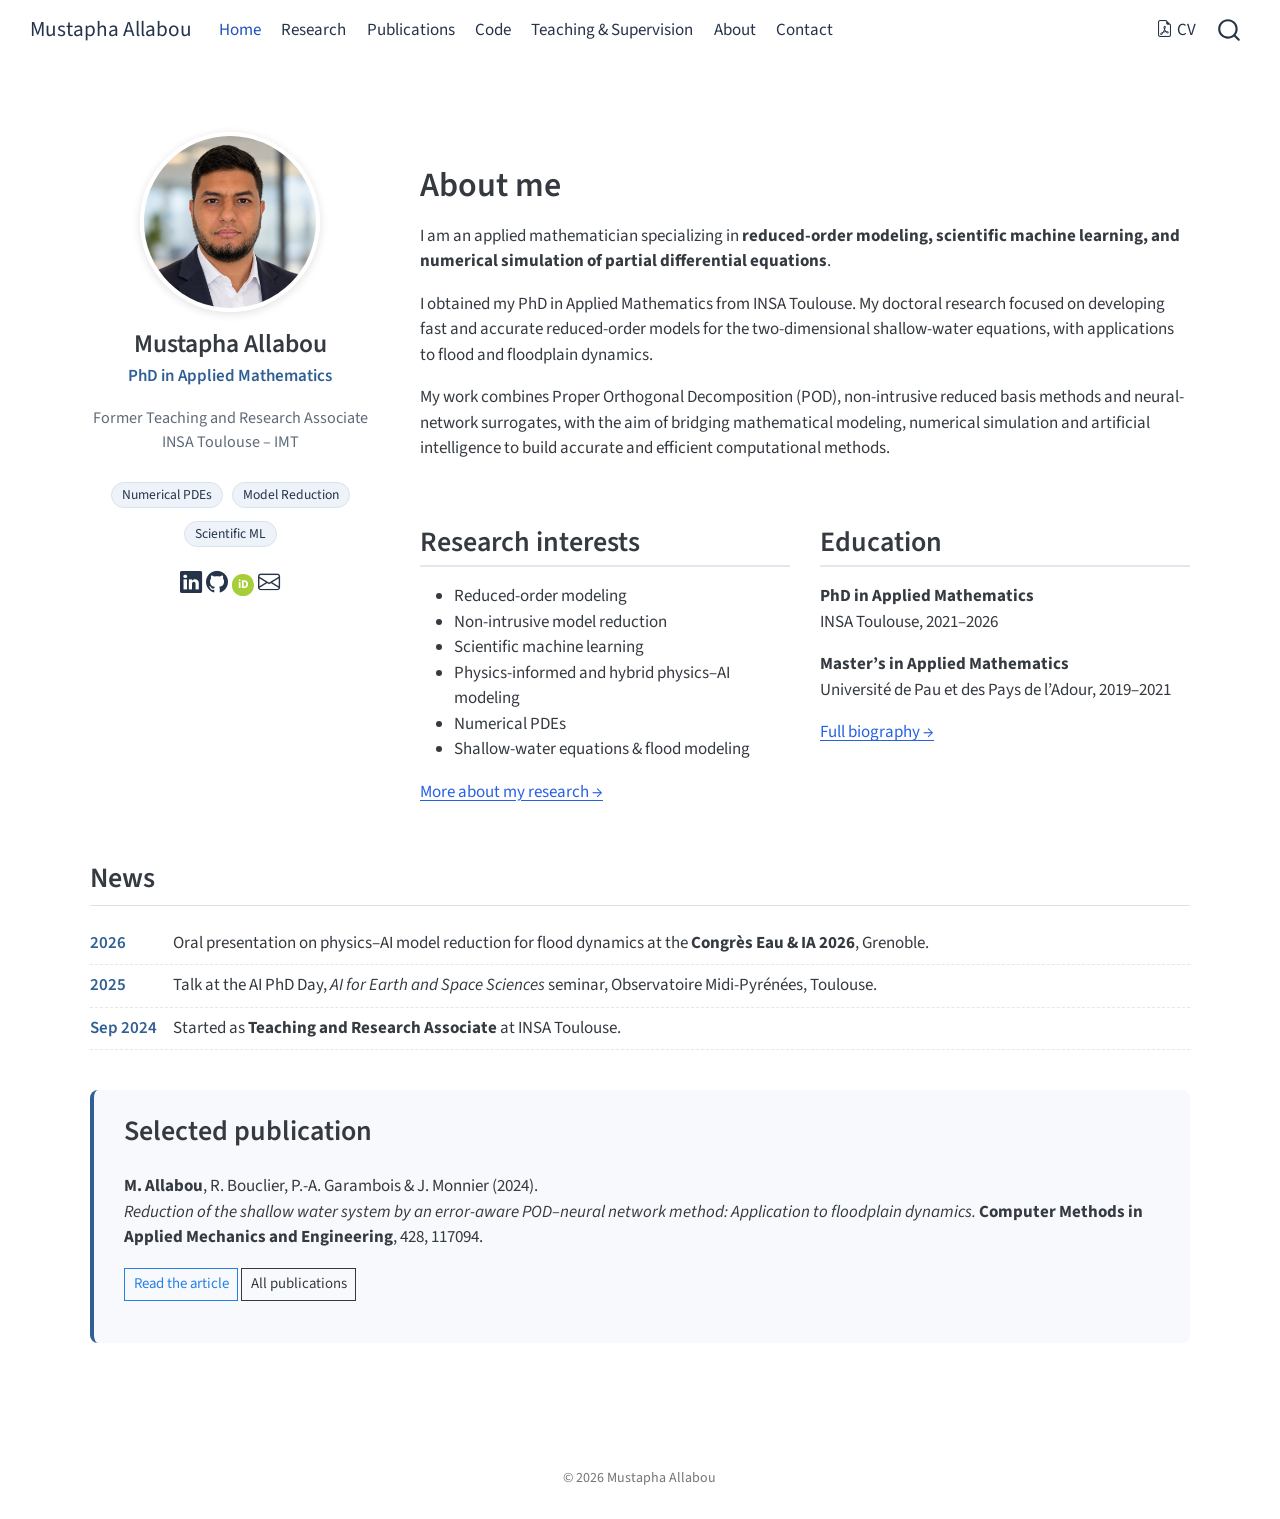
<file: index.html>
<!DOCTYPE html>
<html xmlns="http://www.w3.org/1999/xhtml" lang="en" xml:lang="en"><head>

<meta charset="utf-8">
<meta name="generator" content="quarto-1.11.9">

<meta name="viewport" content="width=device-width, initial-scale=1.0, user-scalable=yes">

<meta name="description" content="Mustapha Allabou – applied mathematician working on reduced-order modeling, scientific machine learning and numerical PDEs at INSA Toulouse.">

<title>Home – Mustapha Allabou</title>
<style>
/* Default styles provided by pandoc.
** See https://pandoc.org/MANUAL.html#variables-for-html for config info.
*/
span.smallcaps{font-variant: small-caps;}
div.columns{display: flex; gap: 1.5em;}
div.column{flex: auto;}
@media screen {
div.columns{gap: min(4vw, 1.5em);}
div.column{overflow-x: auto;}
}
div.hanging-indent{margin-left: 1.5em; text-indent: -1.5em;}
ul.task-list{list-style: none;}
ul.task-list li input[type="checkbox"] {
  width: 0.8em;
  margin: 0 0.8em 0.2em -1em; /* quarto-specific, see https://github.com/quarto-dev/quarto-cli/issues/4556 */ 
  vertical-align: middle;
}
</style>


<script src="site_libs/quarto-nav/quarto-nav.js"></script>
<script src="site_libs/quarto-nav/headroom.min.js"></script>
<script src="site_libs/clipboard/clipboard.min.js"></script>
<script src="site_libs/quarto-search/autocomplete.umd.js"></script>
<script src="site_libs/quarto-search/fuse.min.js"></script>
<script src="site_libs/quarto-search/quarto-search.js"></script>
<meta name="quarto:offset" content="./">
<script src="site_libs/quarto-html/quarto.js" type="module"></script>
<script src="site_libs/quarto-html/tabsets/tabsets.js" type="module"></script>
<script src="site_libs/quarto-html/scrollable-regions/scrollable-regions.js" type="module"></script>
<script src="site_libs/quarto-html/popper.min.js"></script>
<script src="site_libs/quarto-html/tippy.umd.min.js"></script>
<link href="site_libs/quarto-html/tippy.css" rel="stylesheet">
<link href="site_libs/quarto-html/quarto-syntax-highlighting-63b5708e65d6cd79cd7618c58d0c21e7.css" rel="stylesheet" id="quarto-text-highlighting-styles">
<script src="site_libs/bootstrap/bootstrap.min.js"></script>
<link href="site_libs/bootstrap/bootstrap-icons.css" rel="stylesheet">
<link href="site_libs/bootstrap/bootstrap-1d835ac387fd357aa8a9dce87b84920a.min.css" rel="stylesheet" append-hash="true" id="quarto-bootstrap" data-mode="light">
<script id="quarto-search-options" type="application/json">{
  "location": "navbar",
  "copy-button": false,
  "collapse-after": 3,
  "panel-placement": "end",
  "type": "overlay",
  "limit": 50,
  "keyboard-shortcut": [
    "f",
    "/",
    "s"
  ],
  "show-item-context": false,
  "language": {
    "search-no-results-text": "No results",
    "search-matching-documents-text": "matching documents",
    "search-copy-link-title": "Copy link to search",
    "search-hide-matches-text": "Hide additional matches",
    "search-more-match-text": "more match in this document",
    "search-more-matches-text": "more matches in this document",
    "search-clear-button-title": "Clear",
    "search-text-placeholder": "",
    "search-detached-cancel-button-title": "Cancel",
    "search-submit-button-title": "Submit",
    "search-label": "Search"
  }
}</script>


<link rel="stylesheet" href="styles.css">
</head>

<body class="nav-fixed quarto-light"><a id="quarto-skip-link" class="visually-hidden-focusable" href="#quarto-document-content">Skip to main content</a>

<div id="quarto-search-results"></div>
  <header id="quarto-header" class="headroom fixed-top">
    <nav class="navbar navbar-expand-lg " data-bs-theme="dark" aria-label="Site">
      <div class="navbar-container container-fluid">
      <div class="navbar-brand-container mx-auto">
    <a class="navbar-brand" href="./index.html">
    <span class="navbar-title">Mustapha Allabou</span>
    </a>
  </div>
          <button class="navbar-toggler" type="button" data-bs-toggle="collapse" data-bs-target="#navbarCollapse" aria-controls="navbarCollapse" aria-expanded="false" aria-label="Toggle navigation" onclick="if (window.quartoToggleHeadroom) { window.quartoToggleHeadroom(); }">
  <span class="navbar-toggler-icon"></span>
</button>
          <div class="collapse navbar-collapse" id="navbarCollapse">
            <ul class="navbar-nav navbar-nav-scroll me-auto">
  <li class="nav-item">
    <a class="nav-link active" href="./index.html" aria-current="page"> 
<span class="menu-text">Home</span></a>
  </li>  
  <li class="nav-item">
    <a class="nav-link" href="./research.html"> 
<span class="menu-text">Research</span></a>
  </li>  
  <li class="nav-item">
    <a class="nav-link" href="./publications.html"> 
<span class="menu-text">Publications</span></a>
  </li>  
  <li class="nav-item">
    <a class="nav-link" href="./code.html"> 
<span class="menu-text">Code</span></a>
  </li>  
  <li class="nav-item">
    <a class="nav-link" href="./teaching.html"> 
<span class="menu-text">Teaching &amp; Supervision</span></a>
  </li>  
  <li class="nav-item">
    <a class="nav-link" href="./about.html"> 
<span class="menu-text">About</span></a>
  </li>  
  <li class="nav-item">
    <a class="nav-link" href="./contact.html"> 
<span class="menu-text">Contact</span></a>
  </li>  
</ul>
            <ul class="navbar-nav navbar-nav-scroll ms-auto">
  <li class="nav-item">
    <a class="nav-link" href="./files/CV_Mustapha_Allabou.pdf"> <i class="bi bi-file-earmark-pdf" role="img">
</i> 
<span class="menu-text">CV</span></a>
  </li>  
</ul>
          </div> <!-- /navcollapse -->
            <div class="quarto-navbar-tools">
</div>
            <div id="quarto-search" class="" title="Search"></div>
      </div> <!-- /container-fluid -->
    </nav>
</header>
<!-- content -->
<div id="quarto-content" class="quarto-container page-columns page-rows-contents page-layout-full page-navbar">
<!-- sidebar -->
<!-- margin-sidebar -->
    
<!-- main -->
<main class="content column-page" id="quarto-document-content" tabindex="-1"><header id="title-block-header" class="quarto-title-block"><h1 class="title display-7">Home</h1></header>

<header id="title-block-header">


</header>


<div class="academic-home">
<div class="profile-panel">
<p><img src="image/Mustapha_photo.png" class="profile-photo img-fluid" alt="Portrait of Mustapha Allabou"></p>
<section id="mustapha-allabou" class="level2 profile-name unlisted">
<h2 class="profile-name unlisted" data-anchor-id="mustapha-allabou">Mustapha Allabou</h2>
<p><span class="profile-role">PhD in Applied Mathematics</span></p>
<p><span class="profile-affiliation">Former Teaching and Research Associate<br>
INSA Toulouse – IMT</span></p>
<p><span class="tag">Numerical PDEs</span> <span class="tag">Model Reduction</span> <span class="tag">Scientific ML</span></p>
<div class="profile-social">
<p><a href="https://www.linkedin.com/in/mustapha-allabou-786b79201/" aria-label="LinkedIn" title="LinkedIn"><i class="bi bi-linkedin"></i></a> <a href="https://github.com/MustaphaAllabou" aria-label="GitHub" title="GitHub"><i class="bi bi-github"></i></a> <a href="https://orcid.org/0000-0002-3303-3613" aria-label="ORCID" title="ORCID"><span class="orcid-symbol">iD</span></a> <a href="mailto:allaboumustapha96@gmail.com" aria-label="Email" title="Email"><i class="bi bi-envelope"></i></a></p>
</div>
</section>
</div>
<section id="about-me" class="level1 profile-main">
<h1>About me</h1>
<p>I am an applied mathematician specializing in <strong>reduced-order modeling, scientific machine learning, and numerical simulation of partial differential equations</strong>.</p>
<p>I obtained my PhD in Applied Mathematics from INSA Toulouse. My doctoral research focused on developing fast and accurate reduced-order models for the two-dimensional shallow-water equations, with applications to flood and floodplain dynamics.</p>
<p>My work combines Proper Orthogonal Decomposition (POD), non-intrusive reduced basis methods and neural-network surrogates, with the aim of bridging mathematical modeling, numerical simulation and artificial intelligence to build accurate and efficient computational methods.</p>
<div class="home-columns">
<section id="research-interests" class="level2 home-section">
<h2 data-anchor-id="research-interests">Research interests</h2>
<ul>
<li>Reduced-order modeling</li>
<li>Non-intrusive model reduction</li>
<li>Scientific machine learning</li>
<li>Physics-informed and hybrid physics–AI modeling</li>
<li>Numerical PDEs</li>
<li>Shallow-water equations &amp; flood modeling</li>
</ul>
<p><a href="./research.html">More about my research →</a></p>
</section>
<section id="education" class="level2 home-section">
<h2 data-anchor-id="education">Education</h2>
<p><strong>PhD in Applied Mathematics</strong><br>
INSA Toulouse, 2021–2026</p>
<p><strong>Master’s in Applied Mathematics</strong><br>
Université de Pau et des Pays de l’Adour, 2019–2021</p>
<p><a href="./about.html">Full biography →</a></p>
</section>
</div>
</section>
</div>
<section id="news" class="level2 home-news">
<h2 data-anchor-id="news">News</h2>
<ul>
<li><span class="news-date">2026</span> Oral presentation on physics–AI model reduction for flood dynamics at the <strong>Congrès Eau &amp; IA 2026</strong>, Grenoble.</li>
<li><span class="news-date">2025</span> Talk at the AI PhD Day, <em>AI for Earth and Space Sciences</em> seminar, Observatoire Midi-Pyrénées, Toulouse.</li>
<li><span class="news-date">Sep 2024</span> Started as <strong>Teaching and Research Associate</strong> at INSA Toulouse.</li>
</ul>
</section>
<section id="selected-publication" class="level2 home-publication">
<h2 data-anchor-id="selected-publication">Selected publication</h2>
<p><strong>M. Allabou</strong>, R. Bouclier, P.-A. Garambois &amp; J. Monnier (2024).<br>
<em>Reduction of the shallow water system by an error-aware POD–neural network method: Application to floodplain dynamics.</em> <strong>Computer Methods in Applied Mechanics and Engineering</strong>, 428, 117094.</p>
<p><a href="https://doi.org/10.1016/j.cma.2024.117094" class="btn btn-outline-primary btn-sm">Read the article</a> <a href="./publications.html" class="btn btn-outline-secondary btn-sm">All publications</a></p>
</section>



</main> <!-- /main -->
<script id="quarto-html-after-body" type="application/javascript">
  window.document.addEventListener("DOMContentLoaded", function (event) {
    const isCodeAnnotation = (el) => {
      for (const clz of el.classList) {
        if (clz.startsWith('code-annotation-')) {                     
          return true;
        }
      }
      return false;
    }
    const onCopySuccess = function(e) {
      // button target
      const button = e.trigger;
      // don't keep focus
      button.blur();
      // flash "checked"
      button.classList.add('code-copy-button-checked');
      var currentTitle = button.getAttribute("title");
      button.setAttribute("title", "Copied!");
      let tooltip;
      if (window.bootstrap) {
        button.setAttribute("data-bs-toggle", "tooltip");
        button.setAttribute("data-bs-placement", "left");
        button.setAttribute("data-bs-title", "Copied!");
        tooltip = new bootstrap.Tooltip(button, 
          { trigger: "manual", 
            customClass: "code-copy-button-tooltip",
            offset: [0, -8]});
        tooltip.show();    
      }
      setTimeout(function() {
        if (tooltip) {
          tooltip.hide();
          button.removeAttribute("data-bs-title");
          button.removeAttribute("data-bs-toggle");
          button.removeAttribute("data-bs-placement");
        }
        button.setAttribute("title", currentTitle);
        button.classList.remove('code-copy-button-checked');
      }, 1000);
      // clear code selection
      e.clearSelection();
    }
    const getTextToCopy = function(trigger) {
      const outerScaffold = trigger.parentElement.cloneNode(true);
      const codeEl = outerScaffold.querySelector('code');
      for (const childEl of codeEl.children) {
        if (isCodeAnnotation(childEl)) {
          childEl.remove();
        }
      }
      return codeEl.innerText;
    }
    const clipboard = new window.ClipboardJS('.code-copy-button:not([data-in-quarto-modal])', {
      text: getTextToCopy
    });
    clipboard.on('success', onCopySuccess);
    if (window.document.getElementById('quarto-embedded-source-code-modal')) {
      const clipboardModal = new window.ClipboardJS('.code-copy-button[data-in-quarto-modal]', {
        text: getTextToCopy,
        container: window.document.getElementById('quarto-embedded-source-code-modal')
      });
      clipboardModal.on('success', onCopySuccess);
    }
      var localhostRegex = new RegExp(/^(?:http|https):\/\/localhost\:?[0-9]*\//);
      var mailtoRegex = new RegExp(/^mailto:/);
        var filterRegex = new RegExp("https:\/\/MustaphaAllabou\.github\.io\/");
      var isInternal = (href) => {
          return filterRegex.test(href) || localhostRegex.test(href) || mailtoRegex.test(href);
      }
      // Inspect non-navigation links and adorn them if external
      window.quartoDecorateExternalLinks = function (root) {
     var links = (root || window.document).querySelectorAll('a[href]:not(.nav-link):not(.navbar-brand):not(.toc-action):not(.sidebar-link):not(.sidebar-item-toggle):not(.pagination-link):not(.no-external):not([aria-hidden]):not(.dropdown-item):not(.quarto-navigation-tool):not(.about-link)');
      for (var i=0; i<links.length; i++) {
        const link = links[i];
        if (!isInternal(link.href)) {
          // undo the damage that might have been done by quarto-nav.js in the case of
          // links that we want to consider external
          if (link.dataset.originalHref !== undefined) {
            link.href = link.dataset.originalHref;
          }
          if (!link.classList.contains('no-external-icon')) {
          }
        }
      }
      };
      window.quartoDecorateExternalLinks(window.document);
    // Esc closes the popup (WCAG 1.4.13) and focus leaving both trigger and
    // popup closes it (WCAG 2.4.11); tippy handles neither for interactive popups.
    const hideOnEscAndFocusOut = {
      name: 'hideOnEscAndFocusOut',
      defaultValue: true,
      fn(instance) {
        const dismiss = () => {
          // A show scheduled by the trigger delay would otherwise reopen it
          instance.clearDelayTimeouts();
          instance.hide();
        };
        const onKeyDown = (event) => {
          if (event.key !== 'Escape') {
            return;
          }
          // Keep Esc from also reaching page handlers (e.g. reveal.js overview),
          // except an open reveal.js slide menu, which Esc should close too.
          // The menu handles keys only when its keyboard option is on.
          const menuHandlesEsc = window.Reveal?.getPlugin?.('menu')?.isOpen() &&
            window.Reveal.getConfig().menu?.keyboard !== false;
          if (!menuHandlesEsc) {
            event.stopPropagation();
          }
          if (instance.popper.contains(window.document.activeElement)) {
            // Disabled while refocusing so the focus trigger does not reopen it
            instance.disable();
            instance.reference.focus();
            instance.enable();
          }
          dismiss();
        };
        const onFocusOut = (event) => {
          const target = event.relatedTarget;
          if (target && !instance.reference.contains(target) &&
              !instance.popper.contains(target)) {
            dismiss();
          }
        };
        // On the trigger too: a click trigger (code-annotations: select) has no
        // blur handling. Attached for the instance's lifetime so leaving the
        // trigger also cancels a show still pending on the trigger delay.
        instance.reference.addEventListener('focusout', onFocusOut);
        return {
          onShow() {
            window.document.addEventListener('keydown', onKeyDown, true);
            instance.popper.addEventListener('focusout', onFocusOut);
          },
          onHide() {
            window.document.removeEventListener('keydown', onKeyDown, true);
            instance.popper.removeEventListener('focusout', onFocusOut);
          },
          onDestroy() {
            instance.reference.removeEventListener('focusout', onFocusOut);
          },
        };
      },
    };
    function tippyHover(el, contentFn, onTriggerFn, onUntriggerFn) {
      const config = {
        allowHTML: true,
        maxWidth: 500,
        delay: 100,
        arrow: false,
        appendTo: function(el) {
            return el.parentElement;
        },
        interactive: true,
        interactiveBorder: 10,
        theme: 'quarto',
        placement: 'bottom-start',
        plugins: [hideOnEscAndFocusOut],
      };
      if (contentFn) {
        config.content = contentFn;
      }
      if (onTriggerFn) {
        config.onTrigger = onTriggerFn;
      }
      if (onUntriggerFn) {
        config.onUntrigger = onUntriggerFn;
      }
      window.tippy(el, config); 
    }
    const noterefs = window.document.querySelectorAll('a[role="doc-noteref"]');
    for (var i=0; i<noterefs.length; i++) {
      const ref = noterefs[i];
      tippyHover(ref, function() {
        // use id or data attribute instead here
        let href = ref.getAttribute('data-footnote-href') || ref.getAttribute('href');
        try { href = new URL(href).hash; } catch {}
        const id = href.replace(/^#\/?/, "");
        const note = window.document.getElementById(id);
        if (note) {
          return note.innerHTML;
        } else {
          return "";
        }
      });
    }
    const xrefs = window.document.querySelectorAll('a.quarto-xref');
    const processXRef = (id, note) => {
      // Strip column container classes
      const stripColumnClz = (el) => {
        el.classList.remove("page-full", "page-columns");
        if (el.children) {
          for (const child of el.children) {
            stripColumnClz(child);
          }
        }
      }
      stripColumnClz(note)
      if (id === null || id.startsWith('sec-')) {
        // Special case sections, only their first couple elements
        const container = document.createElement("div");
        if (note.children && note.children.length > 2) {
          container.appendChild(note.children[0].cloneNode(true));
          for (let i = 1; i < note.children.length; i++) {
            const child = note.children[i];
            if (child.tagName === "P" && child.innerText === "") {
              continue;
            } else {
              container.appendChild(child.cloneNode(true));
              break;
            }
          }
          if (window.Quarto?.typesetMath) {
            window.Quarto.typesetMath(container);
          }
          return container.innerHTML
        } else {
          if (window.Quarto?.typesetMath) {
            window.Quarto.typesetMath(note);
          }
          return note.innerHTML;
        }
      } else {
        // Remove any anchor links if they are present
        const anchorLink = note.querySelector('a.anchorjs-link');
        if (anchorLink) {
          anchorLink.remove();
        }
        if (window.Quarto?.typesetMath) {
          window.Quarto.typesetMath(note);
        }
        if (note.classList.contains("callout")) {
          return note.outerHTML;
        } else {
          return note.innerHTML;
        }
      }
    }
    for (var i=0; i<xrefs.length; i++) {
      const xref = xrefs[i];
      tippyHover(xref, undefined, function(instance) {
        instance.disable();
        let url = xref.getAttribute('href');
        let hash = undefined; 
        if (url.startsWith('#')) {
          hash = url;
        } else {
          try { hash = new URL(url).hash; } catch {}
        }
        if (hash) {
          const id = hash.replace(/^#\/?/, "");
          const note = window.document.getElementById(id);
          if (note !== null) {
            try {
              const html = processXRef(id, note.cloneNode(true));
              instance.setContent(html);
            } finally {
              instance.enable();
              instance.show();
            }
          } else {
            // See if we can fetch this
            fetch(url.split('#')[0])
            .then(res => res.text())
            .then(html => {
              const parser = new DOMParser();
              const htmlDoc = parser.parseFromString(html, "text/html");
              const note = htmlDoc.getElementById(id);
              if (note !== null) {
                const html = processXRef(id, note);
                instance.setContent(html);
              } 
            }).finally(() => {
              instance.enable();
              instance.show();
            });
          }
        } else {
          // See if we can fetch a full url (with no hash to target)
          // This is a special case and we should probably do some content thinning / targeting
          fetch(url)
          .then(res => res.text())
          .then(html => {
            const parser = new DOMParser();
            const htmlDoc = parser.parseFromString(html, "text/html");
            const note = htmlDoc.querySelector('main.content');
            if (note !== null) {
              // This should only happen for chapter cross references
              // (since there is no id in the URL)
              // remove the first header
              if (note.children.length > 0 && note.children[0].tagName === "HEADER") {
                note.children[0].remove();
              }
              const html = processXRef(null, note);
              instance.setContent(html);
            } 
          }).finally(() => {
            instance.enable();
            instance.show();
          });
        }
      }, function(instance) {
      });
    }
        let selectedAnnoteEl;
        const selectorForAnnotation = ( cell, annotation) => {
          let cellAttr = 'data-code-cell="' + cell + '"';
          let lineAttr = 'data-code-annotation="' +  annotation + '"';
          const selector = 'span[' + cellAttr + '][' + lineAttr + ']';
          return selector;
        }
        const selectCodeLines = (annoteEl) => {
          const doc = window.document;
          const targetCell = annoteEl.getAttribute("data-target-cell");
          const targetAnnotation = annoteEl.getAttribute("data-target-annotation");
          const annoteSpan = window.document.querySelector(selectorForAnnotation(targetCell, targetAnnotation));
          const lines = annoteSpan.getAttribute("data-code-lines").split(",");
          const lineIds = lines.map((line) => {
            return targetCell + "-" + line;
          })
          // Each band is positioned against its own containing block, which is
          // not the offsetParent of the lines, so place it from client rects.
          const placeBand = (band, firstEl, lastEl, codeBlock) => {
            const container = band.offsetParent;
            if (container === null) {
              return;
            }
            const containerRect = container.getBoundingClientRect();
            // Reveal.js scales slides with a transform, so convert client
            // pixels back to the CSS pixels of the container.
            const scale = containerRect.height / container.offsetHeight || 1;
            const firstRect = firstEl.getBoundingClientRect();
            const lastRect = lastEl.getBoundingClientRect();
            const top = (firstRect.top - containerRect.top) / scale - container.clientTop + container.scrollTop;
            const height = (lastRect.bottom - firstRect.top) / scale;
            band.style.top = top - 2 + "px";
            band.style.height = height + 4 + "px";
            if (codeBlock) {
              // Without the copy button wrapper, the containing block is wider
              // than the code block, so span the code block explicitly.
              const blockRect = codeBlock.getBoundingClientRect();
              band.style.left = (blockRect.left - containerRect.left) / scale - container.clientLeft + container.scrollLeft + "px";
              band.style.width = blockRect.width / scale + "px";
            }
          };
          if (lineIds.length > 0) {
            const el = window.document.getElementById(lineIds[0]);
            const lastEl = window.document.getElementById(lineIds[lineIds.length - 1]);
            const parent = el.parentElement.parentElement;
            // cook up a div (if necessary) and position it
            let div = window.document.getElementById("code-annotation-line-highlight");
            if (div === null) {
              div = window.document.createElement("div");
              div.setAttribute("id", "code-annotation-line-highlight");
              div.style.position = 'absolute';
              parent.appendChild(div);
            }
            placeBand(div, el, lastEl, parent.closest("div.sourceCode") || parent);
            let gutterDiv = window.document.getElementById("code-annotation-line-highlight-gutter");
            if (gutterDiv === null) {
              gutterDiv = window.document.createElement("div");
              gutterDiv.setAttribute("id", "code-annotation-line-highlight-gutter");
              gutterDiv.style.position = 'absolute';
              const codeCell = window.document.getElementById(targetCell);
              const gutter = codeCell.querySelector('.code-annotation-gutter');
              gutter.appendChild(gutterDiv);
            }
            placeBand(gutterDiv, el, lastEl);
            selectedAnnoteEl = annoteEl;
          }
        };
        const unselectCodeLines = () => {
          const elementsIds = ["code-annotation-line-highlight", "code-annotation-line-highlight-gutter"];
          elementsIds.forEach((elId) => {
            const div = window.document.getElementById(elId);
            if (div) {
              div.remove();
            }
          });
          selectedAnnoteEl = undefined;
        };
          // Handle positioning of the toggle
      window.addEventListener(
        "resize",
        throttle(() => {
          elRect = undefined;
          if (selectedAnnoteEl) {
            selectCodeLines(selectedAnnoteEl);
          }
        }, 10)
      );
      function throttle(fn, ms) {
      let throttle = false;
      let timer;
        return (...args) => {
          if(!throttle) { // first call gets through
              fn.apply(this, args);
              throttle = true;
          } else { // all the others get throttled
              if(timer) clearTimeout(timer); // cancel #2
              timer = setTimeout(() => {
                fn.apply(this, args);
                timer = throttle = false;
              }, ms);
          }
        };
      }
        // Attach click handler to the DT
        const annoteDls = window.document.querySelectorAll('dt[data-target-cell]');
        for (const annoteDlNode of annoteDls) {
          annoteDlNode.addEventListener('click', (event) => {
            const clickedEl = event.target;
            if (clickedEl !== selectedAnnoteEl) {
              unselectCodeLines();
              const activeEl = window.document.querySelector('dt[data-target-cell].code-annotation-active');
              if (activeEl) {
                activeEl.classList.remove('code-annotation-active');
              }
              selectCodeLines(clickedEl);
              clickedEl.classList.add('code-annotation-active');
            } else {
              // Unselect the line
              unselectCodeLines();
              clickedEl.classList.remove('code-annotation-active');
            }
          });
        }
    const findCites = (el) => {
      const parentEl = el.parentElement;
      if (parentEl) {
        const cites = parentEl.dataset.cites;
        if (cites) {
          return {
            el,
            cites: cites.split(' ')
          };
        } else {
          return findCites(el.parentElement)
        }
      } else {
        return undefined;
      }
    };
    var bibliorefs = window.document.querySelectorAll('a[role="doc-biblioref"]');
    for (var i=0; i<bibliorefs.length; i++) {
      const ref = bibliorefs[i];
      const citeInfo = findCites(ref);
      if (citeInfo) {
        tippyHover(citeInfo.el, function() {
          var popup = window.document.createElement('div');
          citeInfo.cites.forEach(function(cite) {
            var citeDiv = window.document.createElement('div');
            citeDiv.classList.add('hanging-indent');
            citeDiv.classList.add('csl-entry');
            var biblioDiv = window.document.getElementById('ref-' + cite);
            if (biblioDiv) {
              citeDiv.innerHTML = biblioDiv.innerHTML;
            }
            popup.appendChild(citeDiv);
          });
          return popup.innerHTML;
        });
      }
    }
  });
  </script>
  <script type="application/javascript">
  window.quartoScrollableRegionsLabels = {"code":"Scrollable code","output":"Scrollable output"};
  </script>
</div> <!-- /content -->
<footer class="footer">
  <div class="nav-footer">
    <div class="nav-footer-left">
      &nbsp;
    </div>   
    <div class="nav-footer-center">
<p>© 2026 Mustapha Allabou</p>
</div>
    <div class="nav-footer-right">
      &nbsp;
    </div>
  </div>
</footer>




</body></html>
</file>
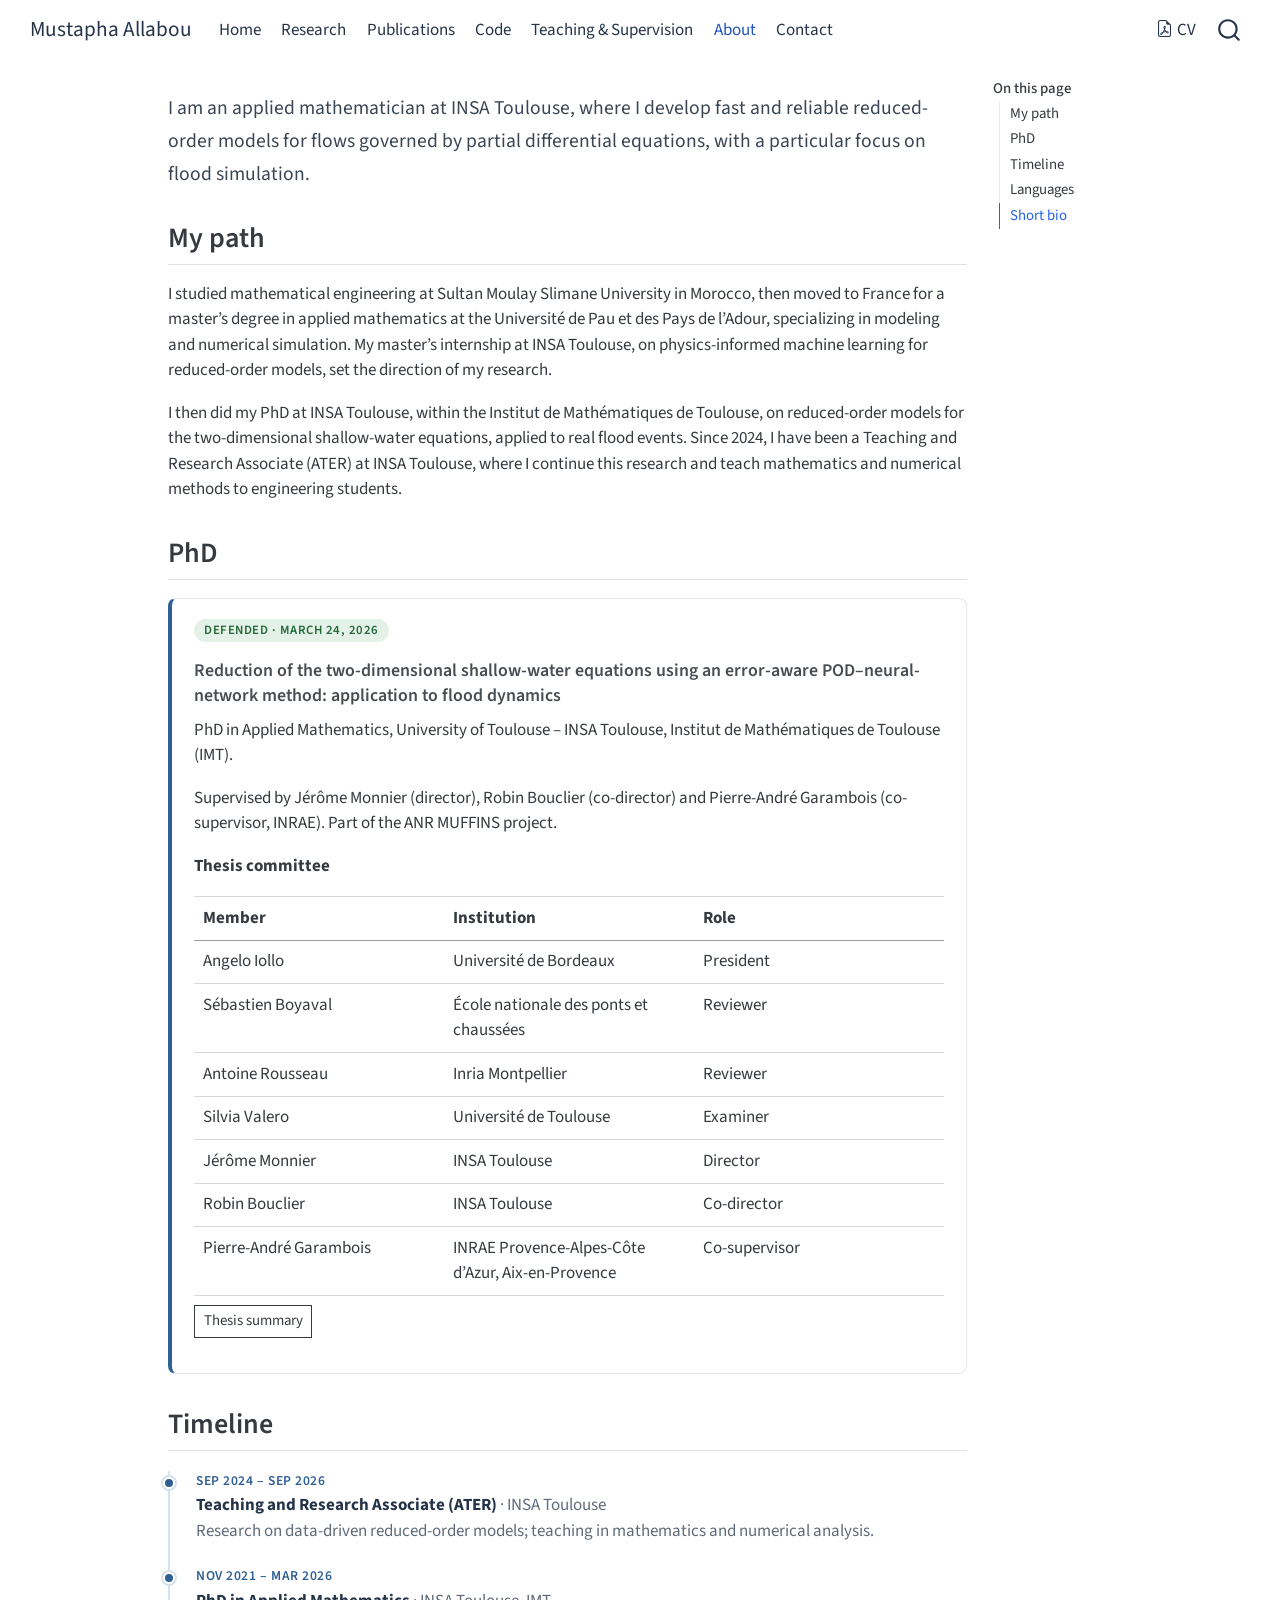
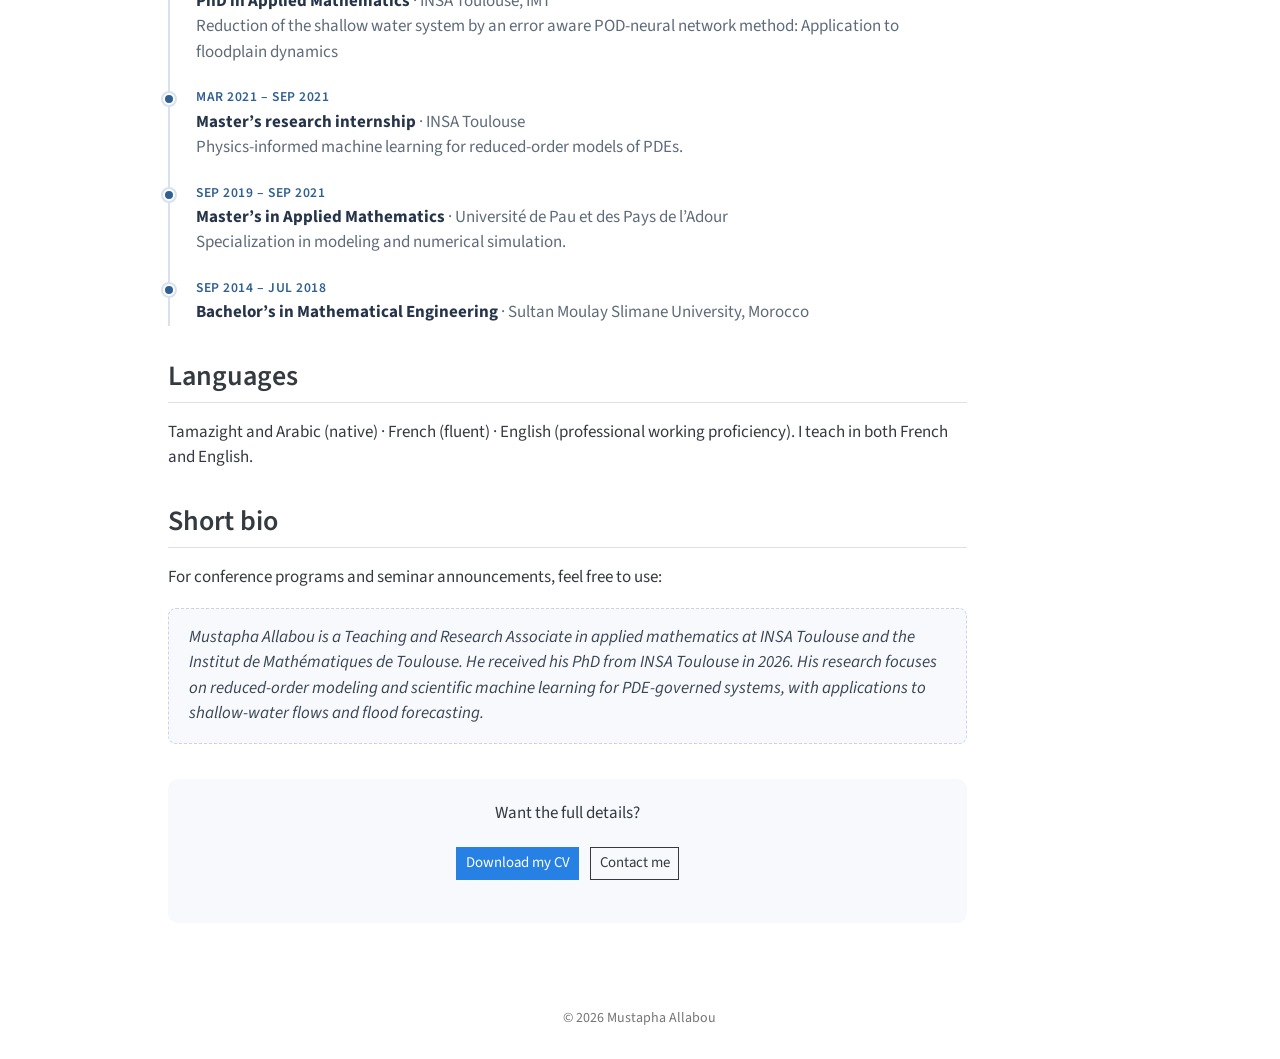
<file: about.html>
<!DOCTYPE html>
<html xmlns="http://www.w3.org/1999/xhtml" lang="en" xml:lang="en"><head>

<meta charset="utf-8">
<meta name="generator" content="quarto-1.11.9">

<meta name="viewport" content="width=device-width, initial-scale=1.0, user-scalable=yes">


<title>About – Mustapha Allabou</title>
<style>
/* Default styles provided by pandoc.
** See https://pandoc.org/MANUAL.html#variables-for-html for config info.
*/
span.smallcaps{font-variant: small-caps;}
div.columns{display: flex; gap: 1.5em;}
div.column{flex: auto;}
@media screen {
div.columns{gap: min(4vw, 1.5em);}
div.column{overflow-x: auto;}
}
div.hanging-indent{margin-left: 1.5em; text-indent: -1.5em;}
ul.task-list{list-style: none;}
ul.task-list li input[type="checkbox"] {
  width: 0.8em;
  margin: 0 0.8em 0.2em -1em; /* quarto-specific, see https://github.com/quarto-dev/quarto-cli/issues/4556 */ 
  vertical-align: middle;
}
</style>


<script src="site_libs/quarto-nav/quarto-nav.js"></script>
<script src="site_libs/quarto-nav/headroom.min.js"></script>
<script src="site_libs/clipboard/clipboard.min.js"></script>
<script src="site_libs/quarto-search/autocomplete.umd.js"></script>
<script src="site_libs/quarto-search/fuse.min.js"></script>
<script src="site_libs/quarto-search/quarto-search.js"></script>
<meta name="quarto:offset" content="./">
<script src="site_libs/quarto-html/quarto.js" type="module"></script>
<script src="site_libs/quarto-html/tabsets/tabsets.js" type="module"></script>
<script src="site_libs/quarto-html/scrollable-regions/scrollable-regions.js" type="module"></script>
<script src="site_libs/quarto-html/popper.min.js"></script>
<script src="site_libs/quarto-html/tippy.umd.min.js"></script>
<link href="site_libs/quarto-html/tippy.css" rel="stylesheet">
<link href="site_libs/quarto-html/quarto-syntax-highlighting-63b5708e65d6cd79cd7618c58d0c21e7.css" rel="stylesheet" id="quarto-text-highlighting-styles">
<script src="site_libs/bootstrap/bootstrap.min.js"></script>
<link href="site_libs/bootstrap/bootstrap-icons.css" rel="stylesheet">
<link href="site_libs/bootstrap/bootstrap-59ae653e7373268804e66a6ae1a1ca98.min.css" rel="stylesheet" append-hash="true" id="quarto-bootstrap" data-mode="light">
<script id="quarto-search-options" type="application/json">{
  "location": "navbar",
  "copy-button": false,
  "collapse-after": 3,
  "panel-placement": "end",
  "type": "overlay",
  "limit": 50,
  "keyboard-shortcut": [
    "f",
    "/",
    "s"
  ],
  "show-item-context": false,
  "language": {
    "search-no-results-text": "No results",
    "search-matching-documents-text": "matching documents",
    "search-copy-link-title": "Copy link to search",
    "search-hide-matches-text": "Hide additional matches",
    "search-more-match-text": "more match in this document",
    "search-more-matches-text": "more matches in this document",
    "search-clear-button-title": "Clear",
    "search-text-placeholder": "",
    "search-detached-cancel-button-title": "Cancel",
    "search-submit-button-title": "Submit",
    "search-label": "Search"
  }
}</script>


<link rel="stylesheet" href="styles.css">
</head>

<body class="nav-fixed quarto-light"><a id="quarto-skip-link" class="visually-hidden-focusable" href="#quarto-document-content">Skip to main content</a>

<div id="quarto-search-results"></div>
  <header id="quarto-header" class="headroom fixed-top">
    <nav class="navbar navbar-expand-lg " data-bs-theme="dark" aria-label="Site">
      <div class="navbar-container container-fluid">
      <div class="navbar-brand-container mx-auto">
    <a class="navbar-brand" href="./index.html">
    <span class="navbar-title">Mustapha Allabou</span>
    </a>
  </div>
          <button class="navbar-toggler" type="button" data-bs-toggle="collapse" data-bs-target="#navbarCollapse" aria-controls="navbarCollapse" aria-expanded="false" aria-label="Toggle navigation" onclick="if (window.quartoToggleHeadroom) { window.quartoToggleHeadroom(); }">
  <span class="navbar-toggler-icon"></span>
</button>
          <div class="collapse navbar-collapse" id="navbarCollapse">
            <ul class="navbar-nav navbar-nav-scroll me-auto">
  <li class="nav-item">
    <a class="nav-link" href="./index.html"> 
<span class="menu-text">Home</span></a>
  </li>  
  <li class="nav-item">
    <a class="nav-link" href="./research.html"> 
<span class="menu-text">Research</span></a>
  </li>  
  <li class="nav-item">
    <a class="nav-link" href="./publications.html"> 
<span class="menu-text">Publications</span></a>
  </li>  
  <li class="nav-item">
    <a class="nav-link" href="./code.html"> 
<span class="menu-text">Code</span></a>
  </li>  
  <li class="nav-item">
    <a class="nav-link" href="./teaching.html"> 
<span class="menu-text">Teaching &amp; Supervision</span></a>
  </li>  
  <li class="nav-item">
    <a class="nav-link active" href="./about.html" aria-current="page"> 
<span class="menu-text">About</span></a>
  </li>  
  <li class="nav-item">
    <a class="nav-link" href="./contact.html"> 
<span class="menu-text">Contact</span></a>
  </li>  
</ul>
            <ul class="navbar-nav navbar-nav-scroll ms-auto">
  <li class="nav-item">
    <a class="nav-link" href="./files/CV_Mustapha_Allabou.pdf"> <i class="bi bi-file-earmark-pdf" role="img">
</i> 
<span class="menu-text">CV</span></a>
  </li>  
</ul>
          </div> <!-- /navcollapse -->
            <div class="quarto-navbar-tools">
</div>
            <div id="quarto-search" class="" title="Search"></div>
      </div> <!-- /container-fluid -->
    </nav>
</header>
<!-- content -->
<div id="quarto-content" class="quarto-container page-columns page-rows-contents page-layout-article page-navbar">
<!-- sidebar -->
<!-- margin-sidebar -->
    <div id="quarto-margin-sidebar" class="sidebar margin-sidebar">
        <nav id="TOC" role="doc-toc" aria-labelledby="toc-title" class="toc-active">
    <h2 id="toc-title">On this page</h2>
   
  <ul>
  <li><a href="#my-path" id="toc-my-path" class="nav-link active" data-scroll-target="#my-path">My path</a></li>
  <li><a href="#phd" id="toc-phd" class="nav-link" data-scroll-target="#phd">PhD</a></li>
  <li><a href="#timeline" id="toc-timeline" class="nav-link" data-scroll-target="#timeline">Timeline</a></li>
  <li><a href="#languages" id="toc-languages" class="nav-link" data-scroll-target="#languages">Languages</a></li>
  <li><a href="#short-bio" id="toc-short-bio" class="nav-link" data-scroll-target="#short-bio">Short bio</a></li>
  </ul>
</nav>
    </div>
<!-- main -->
<main class="content" id="quarto-document-content" tabindex="-1">

<header id="title-block-header" class="quarto-title-block default">
<div class="quarto-title">
<h1 class="title">About</h1>
<p class="subtitle lead">Applied mathematician working on reduced-order modeling and scientific machine learning</p>
</div>



<div class="quarto-title-meta">

    
  
    
  </div>
  


</header>


<div class="lead-text">
<p>I am an applied mathematician at INSA Toulouse, where I develop fast and reliable reduced-order models for flows governed by partial differential equations, with a particular focus on flood simulation.</p>
</div>
<section id="my-path" class="level2">
<h2 data-anchor-id="my-path">My path</h2>
<p>I studied mathematical engineering at Sultan Moulay Slimane University in Morocco, then moved to France for a master’s degree in applied mathematics at the Université de Pau et des Pays de l’Adour, specializing in modeling and numerical simulation. My master’s internship at INSA Toulouse, on physics-informed machine learning for reduced-order models, set the direction of my research.</p>
<p>I then did my PhD at INSA Toulouse, within the Institut de Mathématiques de Toulouse, on reduced-order models for the two-dimensional shallow-water equations, applied to real flood events. Since 2024, I have been a Teaching and Research Associate (ATER) at INSA Toulouse, where I continue this research and teach mathematics and numerical methods to engineering students.</p>
</section>
<section id="phd" class="level2">
<h2 data-anchor-id="phd">PhD</h2>
<div class="project-card">
<p><span class="status status-published">Defended · March 24, 2026</span></p>
<section id="reduction-of-the-two-dimensional-shallow-water-equations-using-an-error-aware-podneural-network-method-application-to-flood-dynamics" class="level3">
<h3 data-anchor-id="reduction-of-the-two-dimensional-shallow-water-equations-using-an-error-aware-podneural-network-method-application-to-flood-dynamics">Reduction of the two-dimensional shallow-water equations using an error-aware POD–neural-network method: application to flood dynamics</h3>
<p>PhD in Applied Mathematics, University of Toulouse – INSA Toulouse, Institut de Mathématiques de Toulouse (IMT).</p>
<p>Supervised by Jérôme Monnier (director), Robin Bouclier (co-director) and Pierre-André Garambois (co-supervisor, INRAE). Part of the ANR MUFFINS project.</p>
<p><strong>Thesis committee</strong></p>
<table class="caption-top table">
<colgroup>
<col style="width: 33%">
<col style="width: 33%">
<col style="width: 33%">
</colgroup>
<thead>
<tr class="header">
<th style="text-align: left;">Member</th>
<th style="text-align: left;">Institution</th>
<th style="text-align: left;">Role</th>
</tr>
</thead>
<tbody>
<tr class="odd">
<td style="text-align: left;">Angelo Iollo</td>
<td style="text-align: left;">Université de Bordeaux</td>
<td style="text-align: left;">President</td>
</tr>
<tr class="even">
<td style="text-align: left;">Sébastien Boyaval</td>
<td style="text-align: left;">École nationale des ponts et chaussées</td>
<td style="text-align: left;">Reviewer</td>
</tr>
<tr class="odd">
<td style="text-align: left;">Antoine Rousseau</td>
<td style="text-align: left;">Inria Montpellier</td>
<td style="text-align: left;">Reviewer</td>
</tr>
<tr class="even">
<td style="text-align: left;">Silvia Valero</td>
<td style="text-align: left;">Université de Toulouse</td>
<td style="text-align: left;">Examiner</td>
</tr>
<tr class="odd">
<td style="text-align: left;">Jérôme Monnier</td>
<td style="text-align: left;">INSA Toulouse</td>
<td style="text-align: left;">Director</td>
</tr>
<tr class="even">
<td style="text-align: left;">Robin Bouclier</td>
<td style="text-align: left;">INSA Toulouse</td>
<td style="text-align: left;">Co-director</td>
</tr>
<tr class="odd">
<td style="text-align: left;">Pierre-André Garambois</td>
<td style="text-align: left;">INRAE Provence-Alpes-Côte d’Azur, Aix-en-Provence</td>
<td style="text-align: left;">Co-supervisor</td>
</tr>
</tbody>
</table>
<p><a href="./publications.html#phd-thesis" class="btn btn-outline-secondary btn-sm">Thesis summary</a></p>
</section>
</div>
</section>
<section id="timeline" class="level2">
<h2 data-anchor-id="timeline">Timeline</h2>
<div class="timeline">
<div class="timeline-item">
<p><span class="timeline-date">Sep 2024 – Sep 2026</span></p>
<p><strong>Teaching and Research Associate (ATER)</strong> · INSA Toulouse<br>
Research on data-driven reduced-order models; teaching in mathematics and numerical analysis.</p>
</div>
<div class="timeline-item">
<p><span class="timeline-date">Nov 2021 – Mar 2026</span></p>
<p><strong>PhD in Applied Mathematics</strong> · INSA Toulouse, IMT<br>
Reduction of the shallow water system by an error aware POD-neural network method: Application to floodplain dynamics</p>
</div>
<div class="timeline-item">
<p><span class="timeline-date">Mar 2021 – Sep 2021</span></p>
<p><strong>Master’s research internship</strong> · INSA Toulouse<br>
Physics-informed machine learning for reduced-order models of PDEs.</p>
</div>
<div class="timeline-item">
<p><span class="timeline-date">Sep 2019 – Sep 2021</span></p>
<p><strong>Master’s in Applied Mathematics</strong> · Université de Pau et des Pays de l’Adour<br>
Specialization in modeling and numerical simulation.</p>
</div>
<div class="timeline-item">
<p><span class="timeline-date">Sep 2014 – Jul 2018</span></p>
<p><strong>Bachelor’s in Mathematical Engineering</strong> · Sultan Moulay Slimane University, Morocco</p>
</div>
</div>
</section>
<section id="languages" class="level2">
<h2 data-anchor-id="languages">Languages</h2>
<p>Tamazight and Arabic (native) · French (fluent) · English (professional working proficiency). I teach in both French and English.</p>
</section>
<section id="short-bio" class="level2">
<h2 data-anchor-id="short-bio">Short bio</h2>
<p>For conference programs and seminar announcements, feel free to use:</p>
<div class="short-bio">
<p>Mustapha Allabou is a Teaching and Research Associate in applied mathematics at INSA Toulouse and the Institut de Mathématiques de Toulouse. He received his PhD from INSA Toulouse in 2026. His research focuses on reduced-order modeling and scientific machine learning for PDE-governed systems, with applications to shallow-water flows and flood forecasting.</p>
</div>
<div class="cta-box">
<p>Want the full details?</p>
<p><a href="files/CV_Mustapha_Allabou.pdf" class="btn btn-primary btn-sm">Download my CV</a> <a href="./contact.html" class="btn btn-outline-secondary btn-sm">Contact me</a></p>
</div>


</section>

</main> <!-- /main -->
<script id="quarto-html-after-body" type="application/javascript">
  window.document.addEventListener("DOMContentLoaded", function (event) {
    const isCodeAnnotation = (el) => {
      for (const clz of el.classList) {
        if (clz.startsWith('code-annotation-')) {                     
          return true;
        }
      }
      return false;
    }
    const onCopySuccess = function(e) {
      // button target
      const button = e.trigger;
      // don't keep focus
      button.blur();
      // flash "checked"
      button.classList.add('code-copy-button-checked');
      var currentTitle = button.getAttribute("title");
      button.setAttribute("title", "Copied!");
      let tooltip;
      if (window.bootstrap) {
        button.setAttribute("data-bs-toggle", "tooltip");
        button.setAttribute("data-bs-placement", "left");
        button.setAttribute("data-bs-title", "Copied!");
        tooltip = new bootstrap.Tooltip(button, 
          { trigger: "manual", 
            customClass: "code-copy-button-tooltip",
            offset: [0, -8]});
        tooltip.show();    
      }
      setTimeout(function() {
        if (tooltip) {
          tooltip.hide();
          button.removeAttribute("data-bs-title");
          button.removeAttribute("data-bs-toggle");
          button.removeAttribute("data-bs-placement");
        }
        button.setAttribute("title", currentTitle);
        button.classList.remove('code-copy-button-checked');
      }, 1000);
      // clear code selection
      e.clearSelection();
    }
    const getTextToCopy = function(trigger) {
      const outerScaffold = trigger.parentElement.cloneNode(true);
      const codeEl = outerScaffold.querySelector('code');
      for (const childEl of codeEl.children) {
        if (isCodeAnnotation(childEl)) {
          childEl.remove();
        }
      }
      return codeEl.innerText;
    }
    const clipboard = new window.ClipboardJS('.code-copy-button:not([data-in-quarto-modal])', {
      text: getTextToCopy
    });
    clipboard.on('success', onCopySuccess);
    if (window.document.getElementById('quarto-embedded-source-code-modal')) {
      const clipboardModal = new window.ClipboardJS('.code-copy-button[data-in-quarto-modal]', {
        text: getTextToCopy,
        container: window.document.getElementById('quarto-embedded-source-code-modal')
      });
      clipboardModal.on('success', onCopySuccess);
    }
      var localhostRegex = new RegExp(/^(?:http|https):\/\/localhost\:?[0-9]*\//);
      var mailtoRegex = new RegExp(/^mailto:/);
        var filterRegex = new RegExp("https:\/\/MustaphaAllabou\.github\.io\/");
      var isInternal = (href) => {
          return filterRegex.test(href) || localhostRegex.test(href) || mailtoRegex.test(href);
      }
      // Inspect non-navigation links and adorn them if external
      window.quartoDecorateExternalLinks = function (root) {
     var links = (root || window.document).querySelectorAll('a[href]:not(.nav-link):not(.navbar-brand):not(.toc-action):not(.sidebar-link):not(.sidebar-item-toggle):not(.pagination-link):not(.no-external):not([aria-hidden]):not(.dropdown-item):not(.quarto-navigation-tool):not(.about-link)');
      for (var i=0; i<links.length; i++) {
        const link = links[i];
        if (!isInternal(link.href)) {
          // undo the damage that might have been done by quarto-nav.js in the case of
          // links that we want to consider external
          if (link.dataset.originalHref !== undefined) {
            link.href = link.dataset.originalHref;
          }
          if (!link.classList.contains('no-external-icon')) {
          }
        }
      }
      };
      window.quartoDecorateExternalLinks(window.document);
    // Esc closes the popup (WCAG 1.4.13) and focus leaving both trigger and
    // popup closes it (WCAG 2.4.11); tippy handles neither for interactive popups.
    const hideOnEscAndFocusOut = {
      name: 'hideOnEscAndFocusOut',
      defaultValue: true,
      fn(instance) {
        const dismiss = () => {
          // A show scheduled by the trigger delay would otherwise reopen it
          instance.clearDelayTimeouts();
          instance.hide();
        };
        const onKeyDown = (event) => {
          if (event.key !== 'Escape') {
            return;
          }
          // Keep Esc from also reaching page handlers (e.g. reveal.js overview),
          // except an open reveal.js slide menu, which Esc should close too.
          // The menu handles keys only when its keyboard option is on.
          const menuHandlesEsc = window.Reveal?.getPlugin?.('menu')?.isOpen() &&
            window.Reveal.getConfig().menu?.keyboard !== false;
          if (!menuHandlesEsc) {
            event.stopPropagation();
          }
          if (instance.popper.contains(window.document.activeElement)) {
            // Disabled while refocusing so the focus trigger does not reopen it
            instance.disable();
            instance.reference.focus();
            instance.enable();
          }
          dismiss();
        };
        const onFocusOut = (event) => {
          const target = event.relatedTarget;
          if (target && !instance.reference.contains(target) &&
              !instance.popper.contains(target)) {
            dismiss();
          }
        };
        // On the trigger too: a click trigger (code-annotations: select) has no
        // blur handling. Attached for the instance's lifetime so leaving the
        // trigger also cancels a show still pending on the trigger delay.
        instance.reference.addEventListener('focusout', onFocusOut);
        return {
          onShow() {
            window.document.addEventListener('keydown', onKeyDown, true);
            instance.popper.addEventListener('focusout', onFocusOut);
          },
          onHide() {
            window.document.removeEventListener('keydown', onKeyDown, true);
            instance.popper.removeEventListener('focusout', onFocusOut);
          },
          onDestroy() {
            instance.reference.removeEventListener('focusout', onFocusOut);
          },
        };
      },
    };
    function tippyHover(el, contentFn, onTriggerFn, onUntriggerFn) {
      const config = {
        allowHTML: true,
        maxWidth: 500,
        delay: 100,
        arrow: false,
        appendTo: function(el) {
            return el.parentElement;
        },
        interactive: true,
        interactiveBorder: 10,
        theme: 'quarto',
        placement: 'bottom-start',
        plugins: [hideOnEscAndFocusOut],
      };
      if (contentFn) {
        config.content = contentFn;
      }
      if (onTriggerFn) {
        config.onTrigger = onTriggerFn;
      }
      if (onUntriggerFn) {
        config.onUntrigger = onUntriggerFn;
      }
      window.tippy(el, config); 
    }
    const noterefs = window.document.querySelectorAll('a[role="doc-noteref"]');
    for (var i=0; i<noterefs.length; i++) {
      const ref = noterefs[i];
      tippyHover(ref, function() {
        // use id or data attribute instead here
        let href = ref.getAttribute('data-footnote-href') || ref.getAttribute('href');
        try { href = new URL(href).hash; } catch {}
        const id = href.replace(/^#\/?/, "");
        const note = window.document.getElementById(id);
        if (note) {
          return note.innerHTML;
        } else {
          return "";
        }
      });
    }
    const xrefs = window.document.querySelectorAll('a.quarto-xref');
    const processXRef = (id, note) => {
      // Strip column container classes
      const stripColumnClz = (el) => {
        el.classList.remove("page-full", "page-columns");
        if (el.children) {
          for (const child of el.children) {
            stripColumnClz(child);
          }
        }
      }
      stripColumnClz(note)
      if (id === null || id.startsWith('sec-')) {
        // Special case sections, only their first couple elements
        const container = document.createElement("div");
        if (note.children && note.children.length > 2) {
          container.appendChild(note.children[0].cloneNode(true));
          for (let i = 1; i < note.children.length; i++) {
            const child = note.children[i];
            if (child.tagName === "P" && child.innerText === "") {
              continue;
            } else {
              container.appendChild(child.cloneNode(true));
              break;
            }
          }
          if (window.Quarto?.typesetMath) {
            window.Quarto.typesetMath(container);
          }
          return container.innerHTML
        } else {
          if (window.Quarto?.typesetMath) {
            window.Quarto.typesetMath(note);
          }
          return note.innerHTML;
        }
      } else {
        // Remove any anchor links if they are present
        const anchorLink = note.querySelector('a.anchorjs-link');
        if (anchorLink) {
          anchorLink.remove();
        }
        if (window.Quarto?.typesetMath) {
          window.Quarto.typesetMath(note);
        }
        if (note.classList.contains("callout")) {
          return note.outerHTML;
        } else {
          return note.innerHTML;
        }
      }
    }
    for (var i=0; i<xrefs.length; i++) {
      const xref = xrefs[i];
      tippyHover(xref, undefined, function(instance) {
        instance.disable();
        let url = xref.getAttribute('href');
        let hash = undefined; 
        if (url.startsWith('#')) {
          hash = url;
        } else {
          try { hash = new URL(url).hash; } catch {}
        }
        if (hash) {
          const id = hash.replace(/^#\/?/, "");
          const note = window.document.getElementById(id);
          if (note !== null) {
            try {
              const html = processXRef(id, note.cloneNode(true));
              instance.setContent(html);
            } finally {
              instance.enable();
              instance.show();
            }
          } else {
            // See if we can fetch this
            fetch(url.split('#')[0])
            .then(res => res.text())
            .then(html => {
              const parser = new DOMParser();
              const htmlDoc = parser.parseFromString(html, "text/html");
              const note = htmlDoc.getElementById(id);
              if (note !== null) {
                const html = processXRef(id, note);
                instance.setContent(html);
              } 
            }).finally(() => {
              instance.enable();
              instance.show();
            });
          }
        } else {
          // See if we can fetch a full url (with no hash to target)
          // This is a special case and we should probably do some content thinning / targeting
          fetch(url)
          .then(res => res.text())
          .then(html => {
            const parser = new DOMParser();
            const htmlDoc = parser.parseFromString(html, "text/html");
            const note = htmlDoc.querySelector('main.content');
            if (note !== null) {
              // This should only happen for chapter cross references
              // (since there is no id in the URL)
              // remove the first header
              if (note.children.length > 0 && note.children[0].tagName === "HEADER") {
                note.children[0].remove();
              }
              const html = processXRef(null, note);
              instance.setContent(html);
            } 
          }).finally(() => {
            instance.enable();
            instance.show();
          });
        }
      }, function(instance) {
      });
    }
        let selectedAnnoteEl;
        const selectorForAnnotation = ( cell, annotation) => {
          let cellAttr = 'data-code-cell="' + cell + '"';
          let lineAttr = 'data-code-annotation="' +  annotation + '"';
          const selector = 'span[' + cellAttr + '][' + lineAttr + ']';
          return selector;
        }
        const selectCodeLines = (annoteEl) => {
          const doc = window.document;
          const targetCell = annoteEl.getAttribute("data-target-cell");
          const targetAnnotation = annoteEl.getAttribute("data-target-annotation");
          const annoteSpan = window.document.querySelector(selectorForAnnotation(targetCell, targetAnnotation));
          const lines = annoteSpan.getAttribute("data-code-lines").split(",");
          const lineIds = lines.map((line) => {
            return targetCell + "-" + line;
          })
          // Each band is positioned against its own containing block, which is
          // not the offsetParent of the lines, so place it from client rects.
          const placeBand = (band, firstEl, lastEl, codeBlock) => {
            const container = band.offsetParent;
            if (container === null) {
              return;
            }
            const containerRect = container.getBoundingClientRect();
            // Reveal.js scales slides with a transform, so convert client
            // pixels back to the CSS pixels of the container.
            const scale = containerRect.height / container.offsetHeight || 1;
            const firstRect = firstEl.getBoundingClientRect();
            const lastRect = lastEl.getBoundingClientRect();
            const top = (firstRect.top - containerRect.top) / scale - container.clientTop + container.scrollTop;
            const height = (lastRect.bottom - firstRect.top) / scale;
            band.style.top = top - 2 + "px";
            band.style.height = height + 4 + "px";
            if (codeBlock) {
              // Without the copy button wrapper, the containing block is wider
              // than the code block, so span the code block explicitly.
              const blockRect = codeBlock.getBoundingClientRect();
              band.style.left = (blockRect.left - containerRect.left) / scale - container.clientLeft + container.scrollLeft + "px";
              band.style.width = blockRect.width / scale + "px";
            }
          };
          if (lineIds.length > 0) {
            const el = window.document.getElementById(lineIds[0]);
            const lastEl = window.document.getElementById(lineIds[lineIds.length - 1]);
            const parent = el.parentElement.parentElement;
            // cook up a div (if necessary) and position it
            let div = window.document.getElementById("code-annotation-line-highlight");
            if (div === null) {
              div = window.document.createElement("div");
              div.setAttribute("id", "code-annotation-line-highlight");
              div.style.position = 'absolute';
              parent.appendChild(div);
            }
            placeBand(div, el, lastEl, parent.closest("div.sourceCode") || parent);
            let gutterDiv = window.document.getElementById("code-annotation-line-highlight-gutter");
            if (gutterDiv === null) {
              gutterDiv = window.document.createElement("div");
              gutterDiv.setAttribute("id", "code-annotation-line-highlight-gutter");
              gutterDiv.style.position = 'absolute';
              const codeCell = window.document.getElementById(targetCell);
              const gutter = codeCell.querySelector('.code-annotation-gutter');
              gutter.appendChild(gutterDiv);
            }
            placeBand(gutterDiv, el, lastEl);
            selectedAnnoteEl = annoteEl;
          }
        };
        const unselectCodeLines = () => {
          const elementsIds = ["code-annotation-line-highlight", "code-annotation-line-highlight-gutter"];
          elementsIds.forEach((elId) => {
            const div = window.document.getElementById(elId);
            if (div) {
              div.remove();
            }
          });
          selectedAnnoteEl = undefined;
        };
          // Handle positioning of the toggle
      window.addEventListener(
        "resize",
        throttle(() => {
          elRect = undefined;
          if (selectedAnnoteEl) {
            selectCodeLines(selectedAnnoteEl);
          }
        }, 10)
      );
      function throttle(fn, ms) {
      let throttle = false;
      let timer;
        return (...args) => {
          if(!throttle) { // first call gets through
              fn.apply(this, args);
              throttle = true;
          } else { // all the others get throttled
              if(timer) clearTimeout(timer); // cancel #2
              timer = setTimeout(() => {
                fn.apply(this, args);
                timer = throttle = false;
              }, ms);
          }
        };
      }
        // Attach click handler to the DT
        const annoteDls = window.document.querySelectorAll('dt[data-target-cell]');
        for (const annoteDlNode of annoteDls) {
          annoteDlNode.addEventListener('click', (event) => {
            const clickedEl = event.target;
            if (clickedEl !== selectedAnnoteEl) {
              unselectCodeLines();
              const activeEl = window.document.querySelector('dt[data-target-cell].code-annotation-active');
              if (activeEl) {
                activeEl.classList.remove('code-annotation-active');
              }
              selectCodeLines(clickedEl);
              clickedEl.classList.add('code-annotation-active');
            } else {
              // Unselect the line
              unselectCodeLines();
              clickedEl.classList.remove('code-annotation-active');
            }
          });
        }
    const findCites = (el) => {
      const parentEl = el.parentElement;
      if (parentEl) {
        const cites = parentEl.dataset.cites;
        if (cites) {
          return {
            el,
            cites: cites.split(' ')
          };
        } else {
          return findCites(el.parentElement)
        }
      } else {
        return undefined;
      }
    };
    var bibliorefs = window.document.querySelectorAll('a[role="doc-biblioref"]');
    for (var i=0; i<bibliorefs.length; i++) {
      const ref = bibliorefs[i];
      const citeInfo = findCites(ref);
      if (citeInfo) {
        tippyHover(citeInfo.el, function() {
          var popup = window.document.createElement('div');
          citeInfo.cites.forEach(function(cite) {
            var citeDiv = window.document.createElement('div');
            citeDiv.classList.add('hanging-indent');
            citeDiv.classList.add('csl-entry');
            var biblioDiv = window.document.getElementById('ref-' + cite);
            if (biblioDiv) {
              citeDiv.innerHTML = biblioDiv.innerHTML;
            }
            popup.appendChild(citeDiv);
          });
          return popup.innerHTML;
        });
      }
    }
  });
  </script>
  <script type="application/javascript">
  window.quartoScrollableRegionsLabels = {"code":"Scrollable code","output":"Scrollable output"};
  </script>
</div> <!-- /content -->
<footer class="footer">
  <div class="nav-footer">
    <div class="nav-footer-left">
      &nbsp;
    </div>   
    <div class="nav-footer-center">
<p>© 2026 Mustapha Allabou</p>
</div>
    <div class="nav-footer-right">
      &nbsp;
    </div>
  </div>
</footer>




</body></html>
</file>
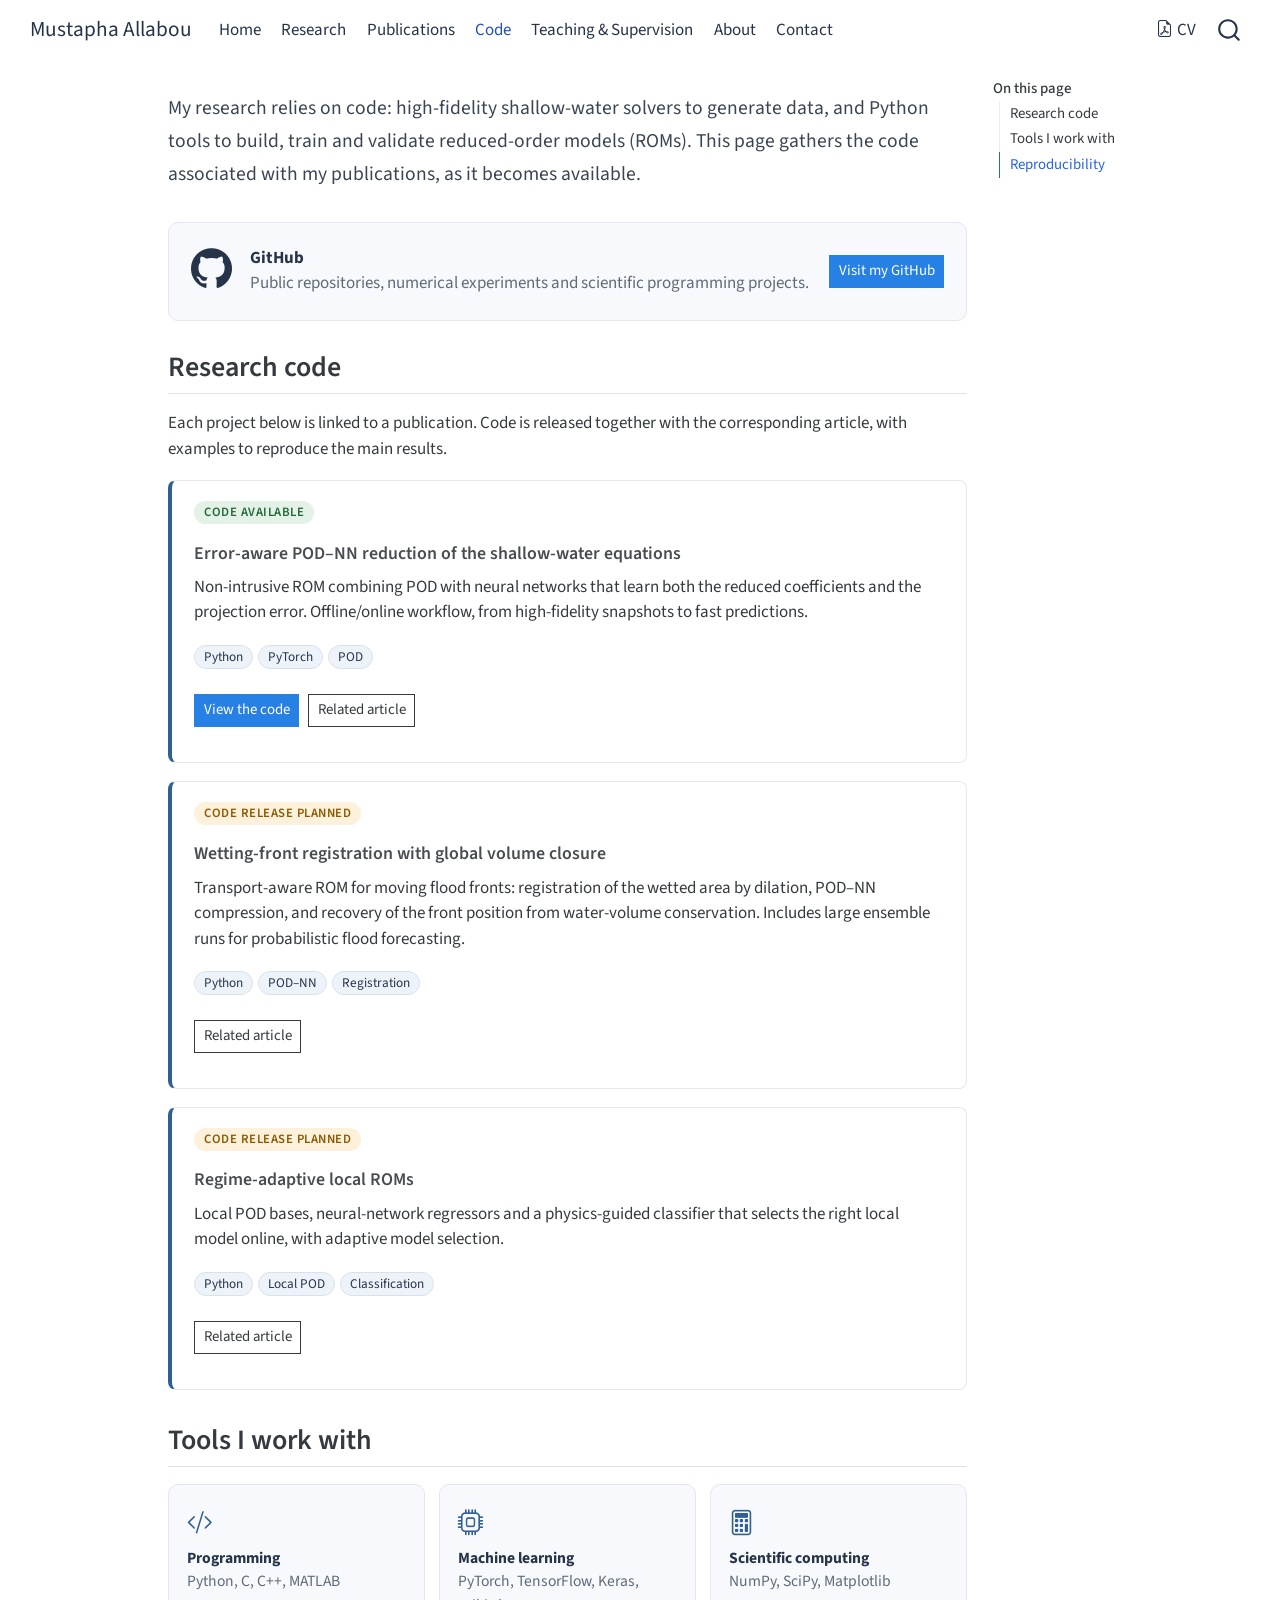
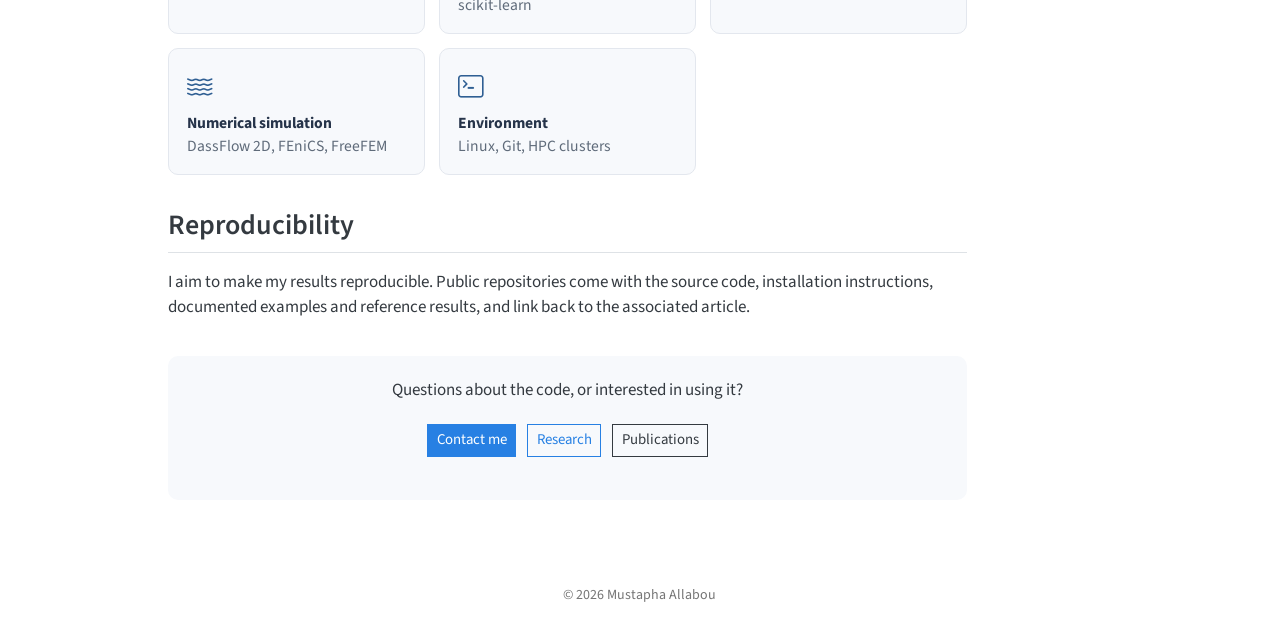
<file: code.html>
<!DOCTYPE html>
<html xmlns="http://www.w3.org/1999/xhtml" lang="en" xml:lang="en"><head>

<meta charset="utf-8">
<meta name="generator" content="quarto-1.11.9">

<meta name="viewport" content="width=device-width, initial-scale=1.0, user-scalable=yes">


<title>Code &amp; Software – Mustapha Allabou</title>
<style>
/* Default styles provided by pandoc.
** See https://pandoc.org/MANUAL.html#variables-for-html for config info.
*/
span.smallcaps{font-variant: small-caps;}
div.columns{display: flex; gap: 1.5em;}
div.column{flex: auto;}
@media screen {
div.columns{gap: min(4vw, 1.5em);}
div.column{overflow-x: auto;}
}
div.hanging-indent{margin-left: 1.5em; text-indent: -1.5em;}
ul.task-list{list-style: none;}
ul.task-list li input[type="checkbox"] {
  width: 0.8em;
  margin: 0 0.8em 0.2em -1em; /* quarto-specific, see https://github.com/quarto-dev/quarto-cli/issues/4556 */ 
  vertical-align: middle;
}
</style>


<script src="site_libs/quarto-nav/quarto-nav.js"></script>
<script src="site_libs/quarto-nav/headroom.min.js"></script>
<script src="site_libs/clipboard/clipboard.min.js"></script>
<script src="site_libs/quarto-search/autocomplete.umd.js"></script>
<script src="site_libs/quarto-search/fuse.min.js"></script>
<script src="site_libs/quarto-search/quarto-search.js"></script>
<meta name="quarto:offset" content="./">
<script src="site_libs/quarto-html/quarto.js" type="module"></script>
<script src="site_libs/quarto-html/tabsets/tabsets.js" type="module"></script>
<script src="site_libs/quarto-html/scrollable-regions/scrollable-regions.js" type="module"></script>
<script src="site_libs/quarto-html/popper.min.js"></script>
<script src="site_libs/quarto-html/tippy.umd.min.js"></script>
<link href="site_libs/quarto-html/tippy.css" rel="stylesheet">
<link href="site_libs/quarto-html/quarto-syntax-highlighting-63b5708e65d6cd79cd7618c58d0c21e7.css" rel="stylesheet" id="quarto-text-highlighting-styles">
<script src="site_libs/bootstrap/bootstrap.min.js"></script>
<link href="site_libs/bootstrap/bootstrap-icons.css" rel="stylesheet">
<link href="site_libs/bootstrap/bootstrap-59ae653e7373268804e66a6ae1a1ca98.min.css" rel="stylesheet" append-hash="true" id="quarto-bootstrap" data-mode="light">
<script id="quarto-search-options" type="application/json">{
  "location": "navbar",
  "copy-button": false,
  "collapse-after": 3,
  "panel-placement": "end",
  "type": "overlay",
  "limit": 50,
  "keyboard-shortcut": [
    "f",
    "/",
    "s"
  ],
  "show-item-context": false,
  "language": {
    "search-no-results-text": "No results",
    "search-matching-documents-text": "matching documents",
    "search-copy-link-title": "Copy link to search",
    "search-hide-matches-text": "Hide additional matches",
    "search-more-match-text": "more match in this document",
    "search-more-matches-text": "more matches in this document",
    "search-clear-button-title": "Clear",
    "search-text-placeholder": "",
    "search-detached-cancel-button-title": "Cancel",
    "search-submit-button-title": "Submit",
    "search-label": "Search"
  }
}</script>


<link rel="stylesheet" href="styles.css">
</head>

<body class="nav-fixed quarto-light"><a id="quarto-skip-link" class="visually-hidden-focusable" href="#quarto-document-content">Skip to main content</a>

<div id="quarto-search-results"></div>
  <header id="quarto-header" class="headroom fixed-top">
    <nav class="navbar navbar-expand-lg " data-bs-theme="dark" aria-label="Site">
      <div class="navbar-container container-fluid">
      <div class="navbar-brand-container mx-auto">
    <a class="navbar-brand" href="./index.html">
    <span class="navbar-title">Mustapha Allabou</span>
    </a>
  </div>
          <button class="navbar-toggler" type="button" data-bs-toggle="collapse" data-bs-target="#navbarCollapse" aria-controls="navbarCollapse" aria-expanded="false" aria-label="Toggle navigation" onclick="if (window.quartoToggleHeadroom) { window.quartoToggleHeadroom(); }">
  <span class="navbar-toggler-icon"></span>
</button>
          <div class="collapse navbar-collapse" id="navbarCollapse">
            <ul class="navbar-nav navbar-nav-scroll me-auto">
  <li class="nav-item">
    <a class="nav-link" href="./index.html"> 
<span class="menu-text">Home</span></a>
  </li>  
  <li class="nav-item">
    <a class="nav-link" href="./research.html"> 
<span class="menu-text">Research</span></a>
  </li>  
  <li class="nav-item">
    <a class="nav-link" href="./publications.html"> 
<span class="menu-text">Publications</span></a>
  </li>  
  <li class="nav-item">
    <a class="nav-link active" href="./code.html" aria-current="page"> 
<span class="menu-text">Code</span></a>
  </li>  
  <li class="nav-item">
    <a class="nav-link" href="./teaching.html"> 
<span class="menu-text">Teaching &amp; Supervision</span></a>
  </li>  
  <li class="nav-item">
    <a class="nav-link" href="./about.html"> 
<span class="menu-text">About</span></a>
  </li>  
  <li class="nav-item">
    <a class="nav-link" href="./contact.html"> 
<span class="menu-text">Contact</span></a>
  </li>  
</ul>
            <ul class="navbar-nav navbar-nav-scroll ms-auto">
  <li class="nav-item">
    <a class="nav-link" href="./files/CV_Mustapha_Allabou.pdf"> <i class="bi bi-file-earmark-pdf" role="img">
</i> 
<span class="menu-text">CV</span></a>
  </li>  
</ul>
          </div> <!-- /navcollapse -->
            <div class="quarto-navbar-tools">
</div>
            <div id="quarto-search" class="" title="Search"></div>
      </div> <!-- /container-fluid -->
    </nav>
</header>
<!-- content -->
<div id="quarto-content" class="quarto-container page-columns page-rows-contents page-layout-article page-navbar">
<!-- sidebar -->
<!-- margin-sidebar -->
    <div id="quarto-margin-sidebar" class="sidebar margin-sidebar">
        <nav id="TOC" role="doc-toc" aria-labelledby="toc-title" class="toc-active">
    <h2 id="toc-title">On this page</h2>
   
  <ul>
  <li><a href="#research-code" id="toc-research-code" class="nav-link active" data-scroll-target="#research-code">Research code</a></li>
  <li><a href="#tools-i-work-with" id="toc-tools-i-work-with" class="nav-link" data-scroll-target="#tools-i-work-with">Tools I work with</a></li>
  <li><a href="#reproducibility" id="toc-reproducibility" class="nav-link" data-scroll-target="#reproducibility">Reproducibility</a></li>
  </ul>
</nav>
    </div>
<!-- main -->
<main class="content" id="quarto-document-content" tabindex="-1">

<header id="title-block-header" class="quarto-title-block default">
<div class="quarto-title">
<h1 class="title">Code &amp; Software</h1>
<p class="subtitle lead">Research code for reduced-order modeling and scientific machine learning</p>
</div>



<div class="quarto-title-meta">

    
  
    
  </div>
  


</header>


<div class="lead-text">
<p>My research relies on code: high-fidelity shallow-water solvers to generate data, and Python tools to build, train and validate reduced-order models (ROMs). This page gathers the code associated with my publications, as it becomes available.</p>
</div>
<div class="github-card">
<p><i class="bi bi-github"></i></p>
<div class="github-text">
<p><strong>GitHub</strong><br>
Public repositories, numerical experiments and scientific programming projects.</p>
</div>
<p><a href="https://github.com/MustaphaAllabou" class="btn btn-primary btn-sm">Visit my GitHub</a></p>
</div>
<section id="research-code" class="level2">
<h2 data-anchor-id="research-code">Research code</h2>
<p>Each project below is linked to a publication. Code is released together with the corresponding article, with examples to reproduce the main results.</p>
<div class="project-card">
<p><span class="status status-published">Code available</span></p>
<section id="error-aware-podnn-reduction-of-the-shallow-water-equations" class="level3">
<h3 data-anchor-id="error-aware-podnn-reduction-of-the-shallow-water-equations">Error-aware POD–NN reduction of the shallow-water equations</h3>
<p>Non-intrusive ROM combining POD with neural networks that learn both the reduced coefficients and the projection error. Offline/online workflow, from high-fidelity snapshots to fast predictions.</p>
<p><span class="tag">Python</span> <span class="tag">PyTorch</span> <span class="tag">POD</span></p>
<!-- Replace the link below with the address of the repository,
     e.g. https://github.com/MustaphaAllabou/name-of-the-repository -->
<p><a href="https://github.com/MustaphaAllabou?tab=repositories" class="btn btn-primary btn-sm">View the code</a> <a href="./publications.html#journal-articles" class="btn btn-outline-secondary btn-sm">Related article</a></p>
</section>
</div>
<div class="project-card">
<p><span class="status status-progress">Code release planned</span></p>
<section id="wetting-front-registration-with-global-volume-closure" class="level3">
<h3 data-anchor-id="wetting-front-registration-with-global-volume-closure">Wetting-front registration with global volume closure</h3>
<p>Transport-aware ROM for moving flood fronts: registration of the wetted area by dilation, POD–NN compression, and recovery of the front position from water-volume conservation. Includes large ensemble runs for probabilistic flood forecasting.</p>
<p><span class="tag">Python</span> <span class="tag">POD–NN</span> <span class="tag">Registration</span></p>
<p><a href="./publications.html#submitted-manuscripts" class="btn btn-outline-secondary btn-sm">Related article</a></p>
</section>
</div>
<div class="project-card">
<p><span class="status status-progress">Code release planned</span></p>
<section id="regime-adaptive-local-roms" class="level3">
<h3 data-anchor-id="regime-adaptive-local-roms">Regime-adaptive local ROMs</h3>
<p>Local POD bases, neural-network regressors and a physics-guided classifier that selects the right local model online, with adaptive model selection.</p>
<p><span class="tag">Python</span> <span class="tag">Local POD</span> <span class="tag">Classification</span></p>
<p><a href="./publications.html#manuscripts-in-preparation" class="btn btn-outline-secondary btn-sm">Related article</a></p>
</section>
</div>
</section>
<section id="tools-i-work-with" class="level2">
<h2 data-anchor-id="tools-i-work-with">Tools I work with</h2>
<div class="tools-grid">
<div class="tool-card">
<p><i class="bi bi-code-slash"></i></p>
<p><strong>Programming</strong><br>
Python, C, C++, MATLAB</p>
</div>
<div class="tool-card">
<p><i class="bi bi-cpu"></i></p>
<p><strong>Machine learning</strong><br>
PyTorch, TensorFlow, Keras, scikit-learn</p>
</div>
<div class="tool-card">
<p><i class="bi bi-calculator"></i></p>
<p><strong>Scientific computing</strong><br>
NumPy, SciPy, Matplotlib</p>
</div>
<div class="tool-card">
<p><i class="bi bi-water"></i></p>
<p><strong>Numerical simulation</strong><br>
DassFlow 2D, FEniCS, FreeFEM</p>
</div>
<div class="tool-card">
<p><i class="bi bi-terminal"></i></p>
<p><strong>Environment</strong><br>
Linux, Git, HPC clusters</p>
</div>
</div>
</section>
<section id="reproducibility" class="level2">
<h2 data-anchor-id="reproducibility">Reproducibility</h2>
<p>I aim to make my results reproducible. Public repositories come with the source code, installation instructions, documented examples and reference results, and link back to the associated article.</p>
<div class="cta-box">
<p>Questions about the code, or interested in using it?</p>
<p><a href="./contact.html" class="btn btn-primary btn-sm">Contact me</a> <a href="./research.html" class="btn btn-outline-primary btn-sm">Research</a> <a href="./publications.html" class="btn btn-outline-secondary btn-sm">Publications</a></p>
</div>


</section>

</main> <!-- /main -->
<script id="quarto-html-after-body" type="application/javascript">
  window.document.addEventListener("DOMContentLoaded", function (event) {
    const isCodeAnnotation = (el) => {
      for (const clz of el.classList) {
        if (clz.startsWith('code-annotation-')) {                     
          return true;
        }
      }
      return false;
    }
    const onCopySuccess = function(e) {
      // button target
      const button = e.trigger;
      // don't keep focus
      button.blur();
      // flash "checked"
      button.classList.add('code-copy-button-checked');
      var currentTitle = button.getAttribute("title");
      button.setAttribute("title", "Copied!");
      let tooltip;
      if (window.bootstrap) {
        button.setAttribute("data-bs-toggle", "tooltip");
        button.setAttribute("data-bs-placement", "left");
        button.setAttribute("data-bs-title", "Copied!");
        tooltip = new bootstrap.Tooltip(button, 
          { trigger: "manual", 
            customClass: "code-copy-button-tooltip",
            offset: [0, -8]});
        tooltip.show();    
      }
      setTimeout(function() {
        if (tooltip) {
          tooltip.hide();
          button.removeAttribute("data-bs-title");
          button.removeAttribute("data-bs-toggle");
          button.removeAttribute("data-bs-placement");
        }
        button.setAttribute("title", currentTitle);
        button.classList.remove('code-copy-button-checked');
      }, 1000);
      // clear code selection
      e.clearSelection();
    }
    const getTextToCopy = function(trigger) {
      const outerScaffold = trigger.parentElement.cloneNode(true);
      const codeEl = outerScaffold.querySelector('code');
      for (const childEl of codeEl.children) {
        if (isCodeAnnotation(childEl)) {
          childEl.remove();
        }
      }
      return codeEl.innerText;
    }
    const clipboard = new window.ClipboardJS('.code-copy-button:not([data-in-quarto-modal])', {
      text: getTextToCopy
    });
    clipboard.on('success', onCopySuccess);
    if (window.document.getElementById('quarto-embedded-source-code-modal')) {
      const clipboardModal = new window.ClipboardJS('.code-copy-button[data-in-quarto-modal]', {
        text: getTextToCopy,
        container: window.document.getElementById('quarto-embedded-source-code-modal')
      });
      clipboardModal.on('success', onCopySuccess);
    }
      var localhostRegex = new RegExp(/^(?:http|https):\/\/localhost\:?[0-9]*\//);
      var mailtoRegex = new RegExp(/^mailto:/);
        var filterRegex = new RegExp("https:\/\/MustaphaAllabou\.github\.io\/");
      var isInternal = (href) => {
          return filterRegex.test(href) || localhostRegex.test(href) || mailtoRegex.test(href);
      }
      // Inspect non-navigation links and adorn them if external
      window.quartoDecorateExternalLinks = function (root) {
     var links = (root || window.document).querySelectorAll('a[href]:not(.nav-link):not(.navbar-brand):not(.toc-action):not(.sidebar-link):not(.sidebar-item-toggle):not(.pagination-link):not(.no-external):not([aria-hidden]):not(.dropdown-item):not(.quarto-navigation-tool):not(.about-link)');
      for (var i=0; i<links.length; i++) {
        const link = links[i];
        if (!isInternal(link.href)) {
          // undo the damage that might have been done by quarto-nav.js in the case of
          // links that we want to consider external
          if (link.dataset.originalHref !== undefined) {
            link.href = link.dataset.originalHref;
          }
          if (!link.classList.contains('no-external-icon')) {
          }
        }
      }
      };
      window.quartoDecorateExternalLinks(window.document);
    // Esc closes the popup (WCAG 1.4.13) and focus leaving both trigger and
    // popup closes it (WCAG 2.4.11); tippy handles neither for interactive popups.
    const hideOnEscAndFocusOut = {
      name: 'hideOnEscAndFocusOut',
      defaultValue: true,
      fn(instance) {
        const dismiss = () => {
          // A show scheduled by the trigger delay would otherwise reopen it
          instance.clearDelayTimeouts();
          instance.hide();
        };
        const onKeyDown = (event) => {
          if (event.key !== 'Escape') {
            return;
          }
          // Keep Esc from also reaching page handlers (e.g. reveal.js overview),
          // except an open reveal.js slide menu, which Esc should close too.
          // The menu handles keys only when its keyboard option is on.
          const menuHandlesEsc = window.Reveal?.getPlugin?.('menu')?.isOpen() &&
            window.Reveal.getConfig().menu?.keyboard !== false;
          if (!menuHandlesEsc) {
            event.stopPropagation();
          }
          if (instance.popper.contains(window.document.activeElement)) {
            // Disabled while refocusing so the focus trigger does not reopen it
            instance.disable();
            instance.reference.focus();
            instance.enable();
          }
          dismiss();
        };
        const onFocusOut = (event) => {
          const target = event.relatedTarget;
          if (target && !instance.reference.contains(target) &&
              !instance.popper.contains(target)) {
            dismiss();
          }
        };
        // On the trigger too: a click trigger (code-annotations: select) has no
        // blur handling. Attached for the instance's lifetime so leaving the
        // trigger also cancels a show still pending on the trigger delay.
        instance.reference.addEventListener('focusout', onFocusOut);
        return {
          onShow() {
            window.document.addEventListener('keydown', onKeyDown, true);
            instance.popper.addEventListener('focusout', onFocusOut);
          },
          onHide() {
            window.document.removeEventListener('keydown', onKeyDown, true);
            instance.popper.removeEventListener('focusout', onFocusOut);
          },
          onDestroy() {
            instance.reference.removeEventListener('focusout', onFocusOut);
          },
        };
      },
    };
    function tippyHover(el, contentFn, onTriggerFn, onUntriggerFn) {
      const config = {
        allowHTML: true,
        maxWidth: 500,
        delay: 100,
        arrow: false,
        appendTo: function(el) {
            return el.parentElement;
        },
        interactive: true,
        interactiveBorder: 10,
        theme: 'quarto',
        placement: 'bottom-start',
        plugins: [hideOnEscAndFocusOut],
      };
      if (contentFn) {
        config.content = contentFn;
      }
      if (onTriggerFn) {
        config.onTrigger = onTriggerFn;
      }
      if (onUntriggerFn) {
        config.onUntrigger = onUntriggerFn;
      }
      window.tippy(el, config); 
    }
    const noterefs = window.document.querySelectorAll('a[role="doc-noteref"]');
    for (var i=0; i<noterefs.length; i++) {
      const ref = noterefs[i];
      tippyHover(ref, function() {
        // use id or data attribute instead here
        let href = ref.getAttribute('data-footnote-href') || ref.getAttribute('href');
        try { href = new URL(href).hash; } catch {}
        const id = href.replace(/^#\/?/, "");
        const note = window.document.getElementById(id);
        if (note) {
          return note.innerHTML;
        } else {
          return "";
        }
      });
    }
    const xrefs = window.document.querySelectorAll('a.quarto-xref');
    const processXRef = (id, note) => {
      // Strip column container classes
      const stripColumnClz = (el) => {
        el.classList.remove("page-full", "page-columns");
        if (el.children) {
          for (const child of el.children) {
            stripColumnClz(child);
          }
        }
      }
      stripColumnClz(note)
      if (id === null || id.startsWith('sec-')) {
        // Special case sections, only their first couple elements
        const container = document.createElement("div");
        if (note.children && note.children.length > 2) {
          container.appendChild(note.children[0].cloneNode(true));
          for (let i = 1; i < note.children.length; i++) {
            const child = note.children[i];
            if (child.tagName === "P" && child.innerText === "") {
              continue;
            } else {
              container.appendChild(child.cloneNode(true));
              break;
            }
          }
          if (window.Quarto?.typesetMath) {
            window.Quarto.typesetMath(container);
          }
          return container.innerHTML
        } else {
          if (window.Quarto?.typesetMath) {
            window.Quarto.typesetMath(note);
          }
          return note.innerHTML;
        }
      } else {
        // Remove any anchor links if they are present
        const anchorLink = note.querySelector('a.anchorjs-link');
        if (anchorLink) {
          anchorLink.remove();
        }
        if (window.Quarto?.typesetMath) {
          window.Quarto.typesetMath(note);
        }
        if (note.classList.contains("callout")) {
          return note.outerHTML;
        } else {
          return note.innerHTML;
        }
      }
    }
    for (var i=0; i<xrefs.length; i++) {
      const xref = xrefs[i];
      tippyHover(xref, undefined, function(instance) {
        instance.disable();
        let url = xref.getAttribute('href');
        let hash = undefined; 
        if (url.startsWith('#')) {
          hash = url;
        } else {
          try { hash = new URL(url).hash; } catch {}
        }
        if (hash) {
          const id = hash.replace(/^#\/?/, "");
          const note = window.document.getElementById(id);
          if (note !== null) {
            try {
              const html = processXRef(id, note.cloneNode(true));
              instance.setContent(html);
            } finally {
              instance.enable();
              instance.show();
            }
          } else {
            // See if we can fetch this
            fetch(url.split('#')[0])
            .then(res => res.text())
            .then(html => {
              const parser = new DOMParser();
              const htmlDoc = parser.parseFromString(html, "text/html");
              const note = htmlDoc.getElementById(id);
              if (note !== null) {
                const html = processXRef(id, note);
                instance.setContent(html);
              } 
            }).finally(() => {
              instance.enable();
              instance.show();
            });
          }
        } else {
          // See if we can fetch a full url (with no hash to target)
          // This is a special case and we should probably do some content thinning / targeting
          fetch(url)
          .then(res => res.text())
          .then(html => {
            const parser = new DOMParser();
            const htmlDoc = parser.parseFromString(html, "text/html");
            const note = htmlDoc.querySelector('main.content');
            if (note !== null) {
              // This should only happen for chapter cross references
              // (since there is no id in the URL)
              // remove the first header
              if (note.children.length > 0 && note.children[0].tagName === "HEADER") {
                note.children[0].remove();
              }
              const html = processXRef(null, note);
              instance.setContent(html);
            } 
          }).finally(() => {
            instance.enable();
            instance.show();
          });
        }
      }, function(instance) {
      });
    }
        let selectedAnnoteEl;
        const selectorForAnnotation = ( cell, annotation) => {
          let cellAttr = 'data-code-cell="' + cell + '"';
          let lineAttr = 'data-code-annotation="' +  annotation + '"';
          const selector = 'span[' + cellAttr + '][' + lineAttr + ']';
          return selector;
        }
        const selectCodeLines = (annoteEl) => {
          const doc = window.document;
          const targetCell = annoteEl.getAttribute("data-target-cell");
          const targetAnnotation = annoteEl.getAttribute("data-target-annotation");
          const annoteSpan = window.document.querySelector(selectorForAnnotation(targetCell, targetAnnotation));
          const lines = annoteSpan.getAttribute("data-code-lines").split(",");
          const lineIds = lines.map((line) => {
            return targetCell + "-" + line;
          })
          // Each band is positioned against its own containing block, which is
          // not the offsetParent of the lines, so place it from client rects.
          const placeBand = (band, firstEl, lastEl, codeBlock) => {
            const container = band.offsetParent;
            if (container === null) {
              return;
            }
            const containerRect = container.getBoundingClientRect();
            // Reveal.js scales slides with a transform, so convert client
            // pixels back to the CSS pixels of the container.
            const scale = containerRect.height / container.offsetHeight || 1;
            const firstRect = firstEl.getBoundingClientRect();
            const lastRect = lastEl.getBoundingClientRect();
            const top = (firstRect.top - containerRect.top) / scale - container.clientTop + container.scrollTop;
            const height = (lastRect.bottom - firstRect.top) / scale;
            band.style.top = top - 2 + "px";
            band.style.height = height + 4 + "px";
            if (codeBlock) {
              // Without the copy button wrapper, the containing block is wider
              // than the code block, so span the code block explicitly.
              const blockRect = codeBlock.getBoundingClientRect();
              band.style.left = (blockRect.left - containerRect.left) / scale - container.clientLeft + container.scrollLeft + "px";
              band.style.width = blockRect.width / scale + "px";
            }
          };
          if (lineIds.length > 0) {
            const el = window.document.getElementById(lineIds[0]);
            const lastEl = window.document.getElementById(lineIds[lineIds.length - 1]);
            const parent = el.parentElement.parentElement;
            // cook up a div (if necessary) and position it
            let div = window.document.getElementById("code-annotation-line-highlight");
            if (div === null) {
              div = window.document.createElement("div");
              div.setAttribute("id", "code-annotation-line-highlight");
              div.style.position = 'absolute';
              parent.appendChild(div);
            }
            placeBand(div, el, lastEl, parent.closest("div.sourceCode") || parent);
            let gutterDiv = window.document.getElementById("code-annotation-line-highlight-gutter");
            if (gutterDiv === null) {
              gutterDiv = window.document.createElement("div");
              gutterDiv.setAttribute("id", "code-annotation-line-highlight-gutter");
              gutterDiv.style.position = 'absolute';
              const codeCell = window.document.getElementById(targetCell);
              const gutter = codeCell.querySelector('.code-annotation-gutter');
              gutter.appendChild(gutterDiv);
            }
            placeBand(gutterDiv, el, lastEl);
            selectedAnnoteEl = annoteEl;
          }
        };
        const unselectCodeLines = () => {
          const elementsIds = ["code-annotation-line-highlight", "code-annotation-line-highlight-gutter"];
          elementsIds.forEach((elId) => {
            const div = window.document.getElementById(elId);
            if (div) {
              div.remove();
            }
          });
          selectedAnnoteEl = undefined;
        };
          // Handle positioning of the toggle
      window.addEventListener(
        "resize",
        throttle(() => {
          elRect = undefined;
          if (selectedAnnoteEl) {
            selectCodeLines(selectedAnnoteEl);
          }
        }, 10)
      );
      function throttle(fn, ms) {
      let throttle = false;
      let timer;
        return (...args) => {
          if(!throttle) { // first call gets through
              fn.apply(this, args);
              throttle = true;
          } else { // all the others get throttled
              if(timer) clearTimeout(timer); // cancel #2
              timer = setTimeout(() => {
                fn.apply(this, args);
                timer = throttle = false;
              }, ms);
          }
        };
      }
        // Attach click handler to the DT
        const annoteDls = window.document.querySelectorAll('dt[data-target-cell]');
        for (const annoteDlNode of annoteDls) {
          annoteDlNode.addEventListener('click', (event) => {
            const clickedEl = event.target;
            if (clickedEl !== selectedAnnoteEl) {
              unselectCodeLines();
              const activeEl = window.document.querySelector('dt[data-target-cell].code-annotation-active');
              if (activeEl) {
                activeEl.classList.remove('code-annotation-active');
              }
              selectCodeLines(clickedEl);
              clickedEl.classList.add('code-annotation-active');
            } else {
              // Unselect the line
              unselectCodeLines();
              clickedEl.classList.remove('code-annotation-active');
            }
          });
        }
    const findCites = (el) => {
      const parentEl = el.parentElement;
      if (parentEl) {
        const cites = parentEl.dataset.cites;
        if (cites) {
          return {
            el,
            cites: cites.split(' ')
          };
        } else {
          return findCites(el.parentElement)
        }
      } else {
        return undefined;
      }
    };
    var bibliorefs = window.document.querySelectorAll('a[role="doc-biblioref"]');
    for (var i=0; i<bibliorefs.length; i++) {
      const ref = bibliorefs[i];
      const citeInfo = findCites(ref);
      if (citeInfo) {
        tippyHover(citeInfo.el, function() {
          var popup = window.document.createElement('div');
          citeInfo.cites.forEach(function(cite) {
            var citeDiv = window.document.createElement('div');
            citeDiv.classList.add('hanging-indent');
            citeDiv.classList.add('csl-entry');
            var biblioDiv = window.document.getElementById('ref-' + cite);
            if (biblioDiv) {
              citeDiv.innerHTML = biblioDiv.innerHTML;
            }
            popup.appendChild(citeDiv);
          });
          return popup.innerHTML;
        });
      }
    }
  });
  </script>
  <script type="application/javascript">
  window.quartoScrollableRegionsLabels = {"code":"Scrollable code","output":"Scrollable output"};
  </script>
</div> <!-- /content -->
<footer class="footer">
  <div class="nav-footer">
    <div class="nav-footer-left">
      &nbsp;
    </div>   
    <div class="nav-footer-center">
<p>© 2026 Mustapha Allabou</p>
</div>
    <div class="nav-footer-right">
      &nbsp;
    </div>
  </div>
</footer>




</body></html>
</file>
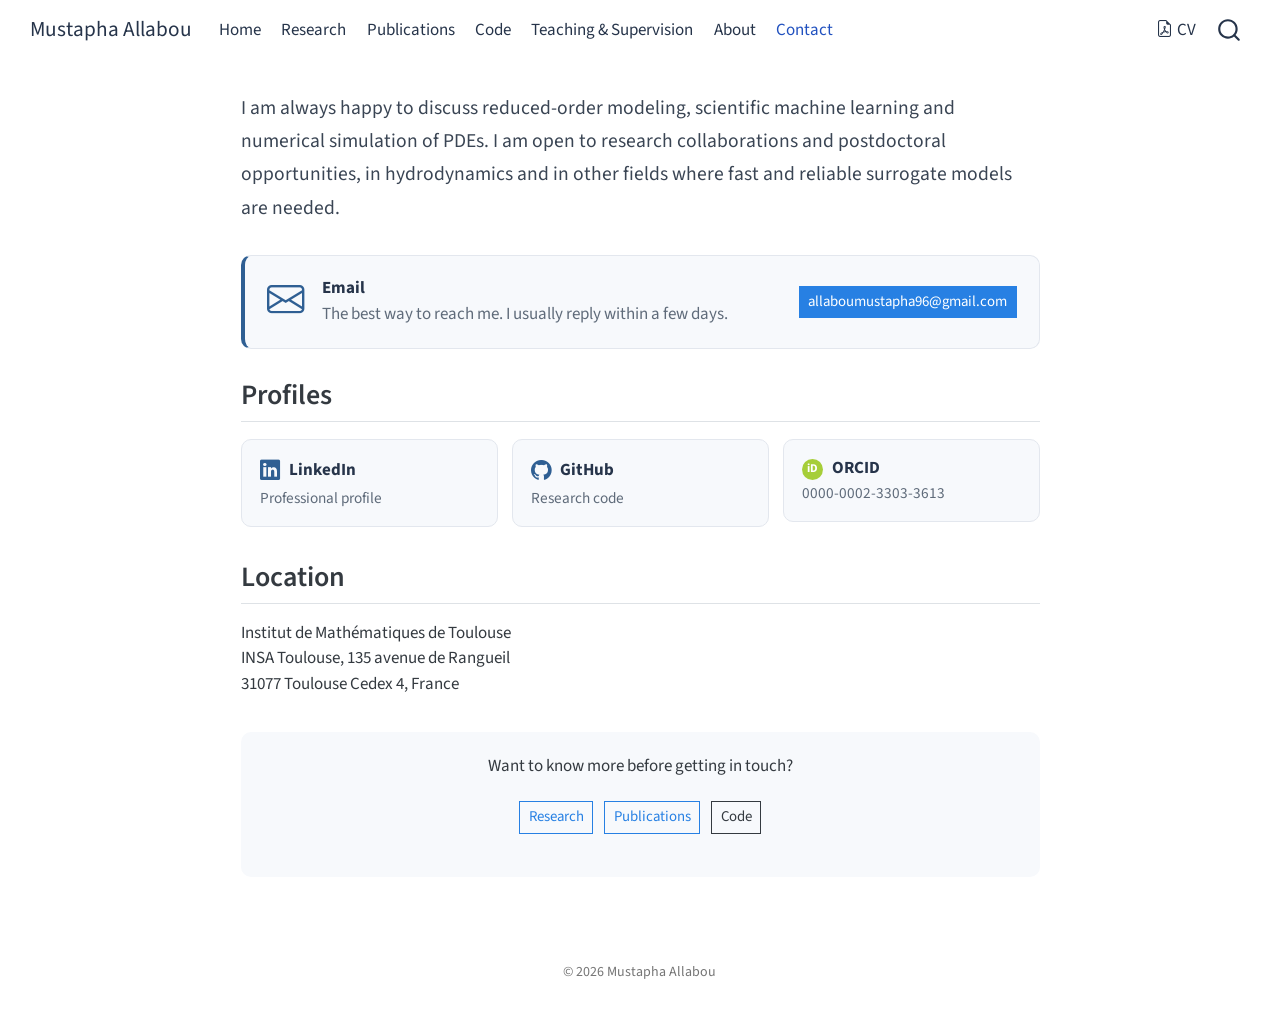
<file: contact.html>
<!DOCTYPE html>
<html xmlns="http://www.w3.org/1999/xhtml" lang="en" xml:lang="en"><head>

<meta charset="utf-8">
<meta name="generator" content="quarto-1.11.9">

<meta name="viewport" content="width=device-width, initial-scale=1.0, user-scalable=yes">


<title>Contact – Mustapha Allabou</title>
<style>
/* Default styles provided by pandoc.
** See https://pandoc.org/MANUAL.html#variables-for-html for config info.
*/
span.smallcaps{font-variant: small-caps;}
div.columns{display: flex; gap: 1.5em;}
div.column{flex: auto;}
@media screen {
div.columns{gap: min(4vw, 1.5em);}
div.column{overflow-x: auto;}
}
div.hanging-indent{margin-left: 1.5em; text-indent: -1.5em;}
ul.task-list{list-style: none;}
ul.task-list li input[type="checkbox"] {
  width: 0.8em;
  margin: 0 0.8em 0.2em -1em; /* quarto-specific, see https://github.com/quarto-dev/quarto-cli/issues/4556 */ 
  vertical-align: middle;
}
</style>


<script src="site_libs/quarto-nav/quarto-nav.js"></script>
<script src="site_libs/quarto-nav/headroom.min.js"></script>
<script src="site_libs/clipboard/clipboard.min.js"></script>
<script src="site_libs/quarto-search/autocomplete.umd.js"></script>
<script src="site_libs/quarto-search/fuse.min.js"></script>
<script src="site_libs/quarto-search/quarto-search.js"></script>
<meta name="quarto:offset" content="./">
<script src="site_libs/quarto-html/quarto.js" type="module"></script>
<script src="site_libs/quarto-html/tabsets/tabsets.js" type="module"></script>
<script src="site_libs/quarto-html/scrollable-regions/scrollable-regions.js" type="module"></script>
<script src="site_libs/quarto-html/popper.min.js"></script>
<script src="site_libs/quarto-html/tippy.umd.min.js"></script>
<link href="site_libs/quarto-html/tippy.css" rel="stylesheet">
<link href="site_libs/quarto-html/quarto-syntax-highlighting-63b5708e65d6cd79cd7618c58d0c21e7.css" rel="stylesheet" id="quarto-text-highlighting-styles">
<script src="site_libs/bootstrap/bootstrap.min.js"></script>
<link href="site_libs/bootstrap/bootstrap-icons.css" rel="stylesheet">
<link href="site_libs/bootstrap/bootstrap-59ae653e7373268804e66a6ae1a1ca98.min.css" rel="stylesheet" append-hash="true" id="quarto-bootstrap" data-mode="light">
<script id="quarto-search-options" type="application/json">{
  "location": "navbar",
  "copy-button": false,
  "collapse-after": 3,
  "panel-placement": "end",
  "type": "overlay",
  "limit": 50,
  "keyboard-shortcut": [
    "f",
    "/",
    "s"
  ],
  "show-item-context": false,
  "language": {
    "search-no-results-text": "No results",
    "search-matching-documents-text": "matching documents",
    "search-copy-link-title": "Copy link to search",
    "search-hide-matches-text": "Hide additional matches",
    "search-more-match-text": "more match in this document",
    "search-more-matches-text": "more matches in this document",
    "search-clear-button-title": "Clear",
    "search-text-placeholder": "",
    "search-detached-cancel-button-title": "Cancel",
    "search-submit-button-title": "Submit",
    "search-label": "Search"
  }
}</script>


<link rel="stylesheet" href="styles.css">
</head>

<body class="nav-fixed fullcontent quarto-light"><a id="quarto-skip-link" class="visually-hidden-focusable" href="#quarto-document-content">Skip to main content</a>

<div id="quarto-search-results"></div>
  <header id="quarto-header" class="headroom fixed-top">
    <nav class="navbar navbar-expand-lg " data-bs-theme="dark" aria-label="Site">
      <div class="navbar-container container-fluid">
      <div class="navbar-brand-container mx-auto">
    <a class="navbar-brand" href="./index.html">
    <span class="navbar-title">Mustapha Allabou</span>
    </a>
  </div>
          <button class="navbar-toggler" type="button" data-bs-toggle="collapse" data-bs-target="#navbarCollapse" aria-controls="navbarCollapse" aria-expanded="false" aria-label="Toggle navigation" onclick="if (window.quartoToggleHeadroom) { window.quartoToggleHeadroom(); }">
  <span class="navbar-toggler-icon"></span>
</button>
          <div class="collapse navbar-collapse" id="navbarCollapse">
            <ul class="navbar-nav navbar-nav-scroll me-auto">
  <li class="nav-item">
    <a class="nav-link" href="./index.html"> 
<span class="menu-text">Home</span></a>
  </li>  
  <li class="nav-item">
    <a class="nav-link" href="./research.html"> 
<span class="menu-text">Research</span></a>
  </li>  
  <li class="nav-item">
    <a class="nav-link" href="./publications.html"> 
<span class="menu-text">Publications</span></a>
  </li>  
  <li class="nav-item">
    <a class="nav-link" href="./code.html"> 
<span class="menu-text">Code</span></a>
  </li>  
  <li class="nav-item">
    <a class="nav-link" href="./teaching.html"> 
<span class="menu-text">Teaching &amp; Supervision</span></a>
  </li>  
  <li class="nav-item">
    <a class="nav-link" href="./about.html"> 
<span class="menu-text">About</span></a>
  </li>  
  <li class="nav-item">
    <a class="nav-link active" href="./contact.html" aria-current="page"> 
<span class="menu-text">Contact</span></a>
  </li>  
</ul>
            <ul class="navbar-nav navbar-nav-scroll ms-auto">
  <li class="nav-item">
    <a class="nav-link" href="./files/CV_Mustapha_Allabou.pdf"> <i class="bi bi-file-earmark-pdf" role="img">
</i> 
<span class="menu-text">CV</span></a>
  </li>  
</ul>
          </div> <!-- /navcollapse -->
            <div class="quarto-navbar-tools">
</div>
            <div id="quarto-search" class="" title="Search"></div>
      </div> <!-- /container-fluid -->
    </nav>
</header>
<!-- content -->
<div id="quarto-content" class="quarto-container page-columns page-rows-contents page-layout-article page-navbar">
<!-- sidebar -->
<!-- margin-sidebar -->
    
<!-- main -->
<main class="content" id="quarto-document-content" tabindex="-1">

<header id="title-block-header" class="quarto-title-block default">
<div class="quarto-title">
<h1 class="title">Contact</h1>
<p class="subtitle lead">Collaborations, research questions and postdoctoral opportunities</p>
</div>



<div class="quarto-title-meta">

    
  
    
  </div>
  


</header>


<div class="lead-text">
<p>I am always happy to discuss reduced-order modeling, scientific machine learning and numerical simulation of PDEs. I am open to research collaborations and postdoctoral opportunities, in hydrodynamics and in other fields where fast and reliable surrogate models are needed.</p>
</div>
<div class="contact-main">
<p><i class="bi bi-envelope"></i></p>
<div class="contact-main-text">
<p><strong>Email</strong><br>
The best way to reach me. I usually reply within a few days.</p>
</div>
<p><a href="mailto:allaboumustapha96@gmail.com" class="btn btn-primary btn-sm">allaboumustapha96@gmail.com</a></p>
</div>
<section id="profiles" class="level2">
<h2 data-anchor-id="profiles">Profiles</h2>
<div class="contact-grid">
<p><a href="https://www.linkedin.com/in/mustapha-allabou-786b79201/" class="contact-link"><i class="bi bi-linkedin"></i> <strong>LinkedIn</strong><br>
Professional profile</a></p>
<p><a href="https://github.com/MustaphaAllabou" class="contact-link"><i class="bi bi-github"></i> <strong>GitHub</strong><br>
Research code</a></p>
<p><a href="https://orcid.org/0000-0002-3303-3613" class="contact-link"><span class="orcid-symbol">iD</span> <strong>ORCID</strong><br>
0000-0002-3303-3613</a></p>
<!-- Add when available:
[<i class="bi bi-mortarboard"></i> **Google Scholar**\
Citations](https://scholar.google.com/citations?user=XXXX){.contact-link}

[<i class="bi bi-archive"></i> **HAL**\
Open-access papers](https://cv.hal.science/XXXX){.contact-link}
-->
</div>
</section>
<section id="location" class="level2">
<h2 data-anchor-id="location">Location</h2>
<p>Institut de Mathématiques de Toulouse<br>
INSA Toulouse, 135 avenue de Rangueil<br>
31077 Toulouse Cedex 4, France</p>
<div class="cta-box">
<p>Want to know more before getting in touch?</p>
<p><a href="./research.html" class="btn btn-outline-primary btn-sm">Research</a> <a href="./publications.html" class="btn btn-outline-primary btn-sm">Publications</a> <a href="./code.html" class="btn btn-outline-secondary btn-sm">Code</a></p>
</div>


</section>

</main> <!-- /main -->
<script id="quarto-html-after-body" type="application/javascript">
  window.document.addEventListener("DOMContentLoaded", function (event) {
    const isCodeAnnotation = (el) => {
      for (const clz of el.classList) {
        if (clz.startsWith('code-annotation-')) {                     
          return true;
        }
      }
      return false;
    }
    const onCopySuccess = function(e) {
      // button target
      const button = e.trigger;
      // don't keep focus
      button.blur();
      // flash "checked"
      button.classList.add('code-copy-button-checked');
      var currentTitle = button.getAttribute("title");
      button.setAttribute("title", "Copied!");
      let tooltip;
      if (window.bootstrap) {
        button.setAttribute("data-bs-toggle", "tooltip");
        button.setAttribute("data-bs-placement", "left");
        button.setAttribute("data-bs-title", "Copied!");
        tooltip = new bootstrap.Tooltip(button, 
          { trigger: "manual", 
            customClass: "code-copy-button-tooltip",
            offset: [0, -8]});
        tooltip.show();    
      }
      setTimeout(function() {
        if (tooltip) {
          tooltip.hide();
          button.removeAttribute("data-bs-title");
          button.removeAttribute("data-bs-toggle");
          button.removeAttribute("data-bs-placement");
        }
        button.setAttribute("title", currentTitle);
        button.classList.remove('code-copy-button-checked');
      }, 1000);
      // clear code selection
      e.clearSelection();
    }
    const getTextToCopy = function(trigger) {
      const outerScaffold = trigger.parentElement.cloneNode(true);
      const codeEl = outerScaffold.querySelector('code');
      for (const childEl of codeEl.children) {
        if (isCodeAnnotation(childEl)) {
          childEl.remove();
        }
      }
      return codeEl.innerText;
    }
    const clipboard = new window.ClipboardJS('.code-copy-button:not([data-in-quarto-modal])', {
      text: getTextToCopy
    });
    clipboard.on('success', onCopySuccess);
    if (window.document.getElementById('quarto-embedded-source-code-modal')) {
      const clipboardModal = new window.ClipboardJS('.code-copy-button[data-in-quarto-modal]', {
        text: getTextToCopy,
        container: window.document.getElementById('quarto-embedded-source-code-modal')
      });
      clipboardModal.on('success', onCopySuccess);
    }
      var localhostRegex = new RegExp(/^(?:http|https):\/\/localhost\:?[0-9]*\//);
      var mailtoRegex = new RegExp(/^mailto:/);
        var filterRegex = new RegExp("https:\/\/MustaphaAllabou\.github\.io\/");
      var isInternal = (href) => {
          return filterRegex.test(href) || localhostRegex.test(href) || mailtoRegex.test(href);
      }
      // Inspect non-navigation links and adorn them if external
      window.quartoDecorateExternalLinks = function (root) {
     var links = (root || window.document).querySelectorAll('a[href]:not(.nav-link):not(.navbar-brand):not(.toc-action):not(.sidebar-link):not(.sidebar-item-toggle):not(.pagination-link):not(.no-external):not([aria-hidden]):not(.dropdown-item):not(.quarto-navigation-tool):not(.about-link)');
      for (var i=0; i<links.length; i++) {
        const link = links[i];
        if (!isInternal(link.href)) {
          // undo the damage that might have been done by quarto-nav.js in the case of
          // links that we want to consider external
          if (link.dataset.originalHref !== undefined) {
            link.href = link.dataset.originalHref;
          }
          if (!link.classList.contains('no-external-icon')) {
          }
        }
      }
      };
      window.quartoDecorateExternalLinks(window.document);
    // Esc closes the popup (WCAG 1.4.13) and focus leaving both trigger and
    // popup closes it (WCAG 2.4.11); tippy handles neither for interactive popups.
    const hideOnEscAndFocusOut = {
      name: 'hideOnEscAndFocusOut',
      defaultValue: true,
      fn(instance) {
        const dismiss = () => {
          // A show scheduled by the trigger delay would otherwise reopen it
          instance.clearDelayTimeouts();
          instance.hide();
        };
        const onKeyDown = (event) => {
          if (event.key !== 'Escape') {
            return;
          }
          // Keep Esc from also reaching page handlers (e.g. reveal.js overview),
          // except an open reveal.js slide menu, which Esc should close too.
          // The menu handles keys only when its keyboard option is on.
          const menuHandlesEsc = window.Reveal?.getPlugin?.('menu')?.isOpen() &&
            window.Reveal.getConfig().menu?.keyboard !== false;
          if (!menuHandlesEsc) {
            event.stopPropagation();
          }
          if (instance.popper.contains(window.document.activeElement)) {
            // Disabled while refocusing so the focus trigger does not reopen it
            instance.disable();
            instance.reference.focus();
            instance.enable();
          }
          dismiss();
        };
        const onFocusOut = (event) => {
          const target = event.relatedTarget;
          if (target && !instance.reference.contains(target) &&
              !instance.popper.contains(target)) {
            dismiss();
          }
        };
        // On the trigger too: a click trigger (code-annotations: select) has no
        // blur handling. Attached for the instance's lifetime so leaving the
        // trigger also cancels a show still pending on the trigger delay.
        instance.reference.addEventListener('focusout', onFocusOut);
        return {
          onShow() {
            window.document.addEventListener('keydown', onKeyDown, true);
            instance.popper.addEventListener('focusout', onFocusOut);
          },
          onHide() {
            window.document.removeEventListener('keydown', onKeyDown, true);
            instance.popper.removeEventListener('focusout', onFocusOut);
          },
          onDestroy() {
            instance.reference.removeEventListener('focusout', onFocusOut);
          },
        };
      },
    };
    function tippyHover(el, contentFn, onTriggerFn, onUntriggerFn) {
      const config = {
        allowHTML: true,
        maxWidth: 500,
        delay: 100,
        arrow: false,
        appendTo: function(el) {
            return el.parentElement;
        },
        interactive: true,
        interactiveBorder: 10,
        theme: 'quarto',
        placement: 'bottom-start',
        plugins: [hideOnEscAndFocusOut],
      };
      if (contentFn) {
        config.content = contentFn;
      }
      if (onTriggerFn) {
        config.onTrigger = onTriggerFn;
      }
      if (onUntriggerFn) {
        config.onUntrigger = onUntriggerFn;
      }
      window.tippy(el, config); 
    }
    const noterefs = window.document.querySelectorAll('a[role="doc-noteref"]');
    for (var i=0; i<noterefs.length; i++) {
      const ref = noterefs[i];
      tippyHover(ref, function() {
        // use id or data attribute instead here
        let href = ref.getAttribute('data-footnote-href') || ref.getAttribute('href');
        try { href = new URL(href).hash; } catch {}
        const id = href.replace(/^#\/?/, "");
        const note = window.document.getElementById(id);
        if (note) {
          return note.innerHTML;
        } else {
          return "";
        }
      });
    }
    const xrefs = window.document.querySelectorAll('a.quarto-xref');
    const processXRef = (id, note) => {
      // Strip column container classes
      const stripColumnClz = (el) => {
        el.classList.remove("page-full", "page-columns");
        if (el.children) {
          for (const child of el.children) {
            stripColumnClz(child);
          }
        }
      }
      stripColumnClz(note)
      if (id === null || id.startsWith('sec-')) {
        // Special case sections, only their first couple elements
        const container = document.createElement("div");
        if (note.children && note.children.length > 2) {
          container.appendChild(note.children[0].cloneNode(true));
          for (let i = 1; i < note.children.length; i++) {
            const child = note.children[i];
            if (child.tagName === "P" && child.innerText === "") {
              continue;
            } else {
              container.appendChild(child.cloneNode(true));
              break;
            }
          }
          if (window.Quarto?.typesetMath) {
            window.Quarto.typesetMath(container);
          }
          return container.innerHTML
        } else {
          if (window.Quarto?.typesetMath) {
            window.Quarto.typesetMath(note);
          }
          return note.innerHTML;
        }
      } else {
        // Remove any anchor links if they are present
        const anchorLink = note.querySelector('a.anchorjs-link');
        if (anchorLink) {
          anchorLink.remove();
        }
        if (window.Quarto?.typesetMath) {
          window.Quarto.typesetMath(note);
        }
        if (note.classList.contains("callout")) {
          return note.outerHTML;
        } else {
          return note.innerHTML;
        }
      }
    }
    for (var i=0; i<xrefs.length; i++) {
      const xref = xrefs[i];
      tippyHover(xref, undefined, function(instance) {
        instance.disable();
        let url = xref.getAttribute('href');
        let hash = undefined; 
        if (url.startsWith('#')) {
          hash = url;
        } else {
          try { hash = new URL(url).hash; } catch {}
        }
        if (hash) {
          const id = hash.replace(/^#\/?/, "");
          const note = window.document.getElementById(id);
          if (note !== null) {
            try {
              const html = processXRef(id, note.cloneNode(true));
              instance.setContent(html);
            } finally {
              instance.enable();
              instance.show();
            }
          } else {
            // See if we can fetch this
            fetch(url.split('#')[0])
            .then(res => res.text())
            .then(html => {
              const parser = new DOMParser();
              const htmlDoc = parser.parseFromString(html, "text/html");
              const note = htmlDoc.getElementById(id);
              if (note !== null) {
                const html = processXRef(id, note);
                instance.setContent(html);
              } 
            }).finally(() => {
              instance.enable();
              instance.show();
            });
          }
        } else {
          // See if we can fetch a full url (with no hash to target)
          // This is a special case and we should probably do some content thinning / targeting
          fetch(url)
          .then(res => res.text())
          .then(html => {
            const parser = new DOMParser();
            const htmlDoc = parser.parseFromString(html, "text/html");
            const note = htmlDoc.querySelector('main.content');
            if (note !== null) {
              // This should only happen for chapter cross references
              // (since there is no id in the URL)
              // remove the first header
              if (note.children.length > 0 && note.children[0].tagName === "HEADER") {
                note.children[0].remove();
              }
              const html = processXRef(null, note);
              instance.setContent(html);
            } 
          }).finally(() => {
            instance.enable();
            instance.show();
          });
        }
      }, function(instance) {
      });
    }
        let selectedAnnoteEl;
        const selectorForAnnotation = ( cell, annotation) => {
          let cellAttr = 'data-code-cell="' + cell + '"';
          let lineAttr = 'data-code-annotation="' +  annotation + '"';
          const selector = 'span[' + cellAttr + '][' + lineAttr + ']';
          return selector;
        }
        const selectCodeLines = (annoteEl) => {
          const doc = window.document;
          const targetCell = annoteEl.getAttribute("data-target-cell");
          const targetAnnotation = annoteEl.getAttribute("data-target-annotation");
          const annoteSpan = window.document.querySelector(selectorForAnnotation(targetCell, targetAnnotation));
          const lines = annoteSpan.getAttribute("data-code-lines").split(",");
          const lineIds = lines.map((line) => {
            return targetCell + "-" + line;
          })
          // Each band is positioned against its own containing block, which is
          // not the offsetParent of the lines, so place it from client rects.
          const placeBand = (band, firstEl, lastEl, codeBlock) => {
            const container = band.offsetParent;
            if (container === null) {
              return;
            }
            const containerRect = container.getBoundingClientRect();
            // Reveal.js scales slides with a transform, so convert client
            // pixels back to the CSS pixels of the container.
            const scale = containerRect.height / container.offsetHeight || 1;
            const firstRect = firstEl.getBoundingClientRect();
            const lastRect = lastEl.getBoundingClientRect();
            const top = (firstRect.top - containerRect.top) / scale - container.clientTop + container.scrollTop;
            const height = (lastRect.bottom - firstRect.top) / scale;
            band.style.top = top - 2 + "px";
            band.style.height = height + 4 + "px";
            if (codeBlock) {
              // Without the copy button wrapper, the containing block is wider
              // than the code block, so span the code block explicitly.
              const blockRect = codeBlock.getBoundingClientRect();
              band.style.left = (blockRect.left - containerRect.left) / scale - container.clientLeft + container.scrollLeft + "px";
              band.style.width = blockRect.width / scale + "px";
            }
          };
          if (lineIds.length > 0) {
            const el = window.document.getElementById(lineIds[0]);
            const lastEl = window.document.getElementById(lineIds[lineIds.length - 1]);
            const parent = el.parentElement.parentElement;
            // cook up a div (if necessary) and position it
            let div = window.document.getElementById("code-annotation-line-highlight");
            if (div === null) {
              div = window.document.createElement("div");
              div.setAttribute("id", "code-annotation-line-highlight");
              div.style.position = 'absolute';
              parent.appendChild(div);
            }
            placeBand(div, el, lastEl, parent.closest("div.sourceCode") || parent);
            let gutterDiv = window.document.getElementById("code-annotation-line-highlight-gutter");
            if (gutterDiv === null) {
              gutterDiv = window.document.createElement("div");
              gutterDiv.setAttribute("id", "code-annotation-line-highlight-gutter");
              gutterDiv.style.position = 'absolute';
              const codeCell = window.document.getElementById(targetCell);
              const gutter = codeCell.querySelector('.code-annotation-gutter');
              gutter.appendChild(gutterDiv);
            }
            placeBand(gutterDiv, el, lastEl);
            selectedAnnoteEl = annoteEl;
          }
        };
        const unselectCodeLines = () => {
          const elementsIds = ["code-annotation-line-highlight", "code-annotation-line-highlight-gutter"];
          elementsIds.forEach((elId) => {
            const div = window.document.getElementById(elId);
            if (div) {
              div.remove();
            }
          });
          selectedAnnoteEl = undefined;
        };
          // Handle positioning of the toggle
      window.addEventListener(
        "resize",
        throttle(() => {
          elRect = undefined;
          if (selectedAnnoteEl) {
            selectCodeLines(selectedAnnoteEl);
          }
        }, 10)
      );
      function throttle(fn, ms) {
      let throttle = false;
      let timer;
        return (...args) => {
          if(!throttle) { // first call gets through
              fn.apply(this, args);
              throttle = true;
          } else { // all the others get throttled
              if(timer) clearTimeout(timer); // cancel #2
              timer = setTimeout(() => {
                fn.apply(this, args);
                timer = throttle = false;
              }, ms);
          }
        };
      }
        // Attach click handler to the DT
        const annoteDls = window.document.querySelectorAll('dt[data-target-cell]');
        for (const annoteDlNode of annoteDls) {
          annoteDlNode.addEventListener('click', (event) => {
            const clickedEl = event.target;
            if (clickedEl !== selectedAnnoteEl) {
              unselectCodeLines();
              const activeEl = window.document.querySelector('dt[data-target-cell].code-annotation-active');
              if (activeEl) {
                activeEl.classList.remove('code-annotation-active');
              }
              selectCodeLines(clickedEl);
              clickedEl.classList.add('code-annotation-active');
            } else {
              // Unselect the line
              unselectCodeLines();
              clickedEl.classList.remove('code-annotation-active');
            }
          });
        }
    const findCites = (el) => {
      const parentEl = el.parentElement;
      if (parentEl) {
        const cites = parentEl.dataset.cites;
        if (cites) {
          return {
            el,
            cites: cites.split(' ')
          };
        } else {
          return findCites(el.parentElement)
        }
      } else {
        return undefined;
      }
    };
    var bibliorefs = window.document.querySelectorAll('a[role="doc-biblioref"]');
    for (var i=0; i<bibliorefs.length; i++) {
      const ref = bibliorefs[i];
      const citeInfo = findCites(ref);
      if (citeInfo) {
        tippyHover(citeInfo.el, function() {
          var popup = window.document.createElement('div');
          citeInfo.cites.forEach(function(cite) {
            var citeDiv = window.document.createElement('div');
            citeDiv.classList.add('hanging-indent');
            citeDiv.classList.add('csl-entry');
            var biblioDiv = window.document.getElementById('ref-' + cite);
            if (biblioDiv) {
              citeDiv.innerHTML = biblioDiv.innerHTML;
            }
            popup.appendChild(citeDiv);
          });
          return popup.innerHTML;
        });
      }
    }
  });
  </script>
  <script type="application/javascript">
  window.quartoScrollableRegionsLabels = {"code":"Scrollable code","output":"Scrollable output"};
  </script>
</div> <!-- /content -->
<footer class="footer">
  <div class="nav-footer">
    <div class="nav-footer-left">
      &nbsp;
    </div>   
    <div class="nav-footer-center">
<p>© 2026 Mustapha Allabou</p>
</div>
    <div class="nav-footer-right">
      &nbsp;
    </div>
  </div>
</footer>




</body></html>
</file>
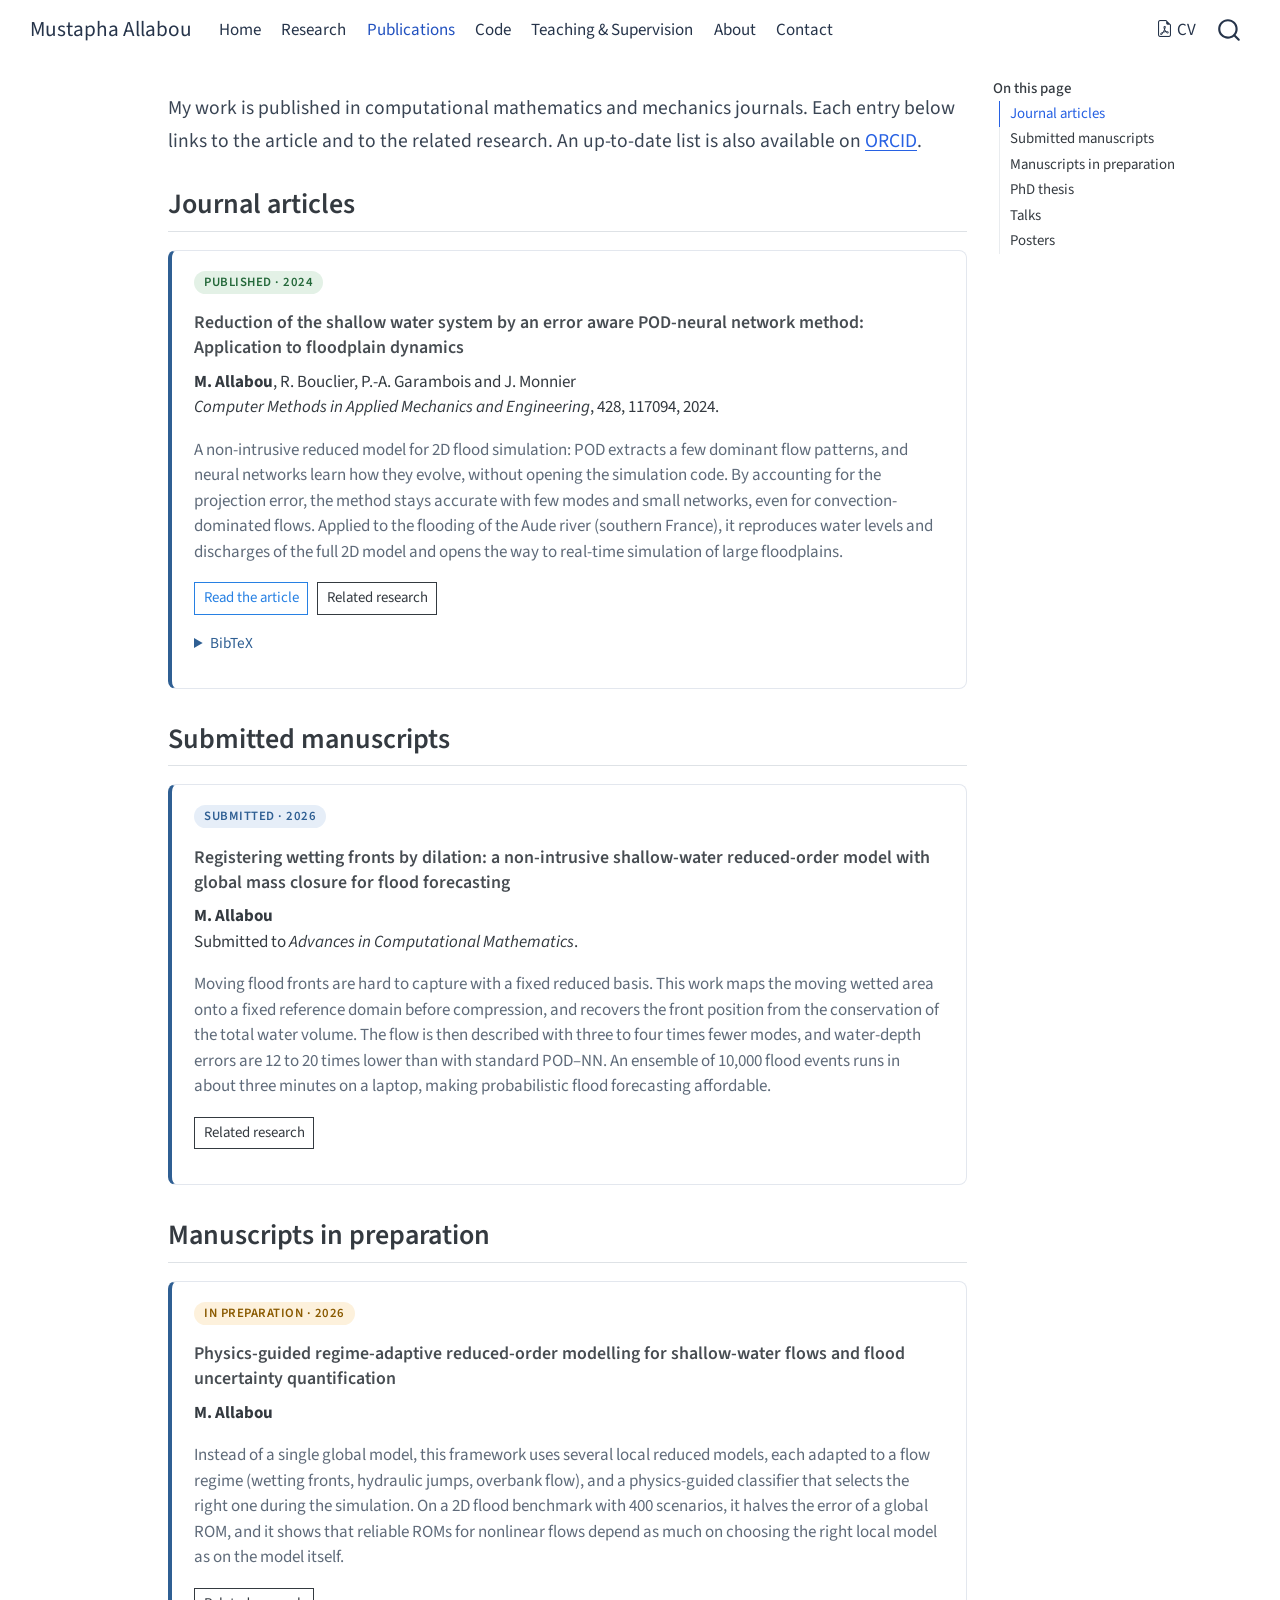
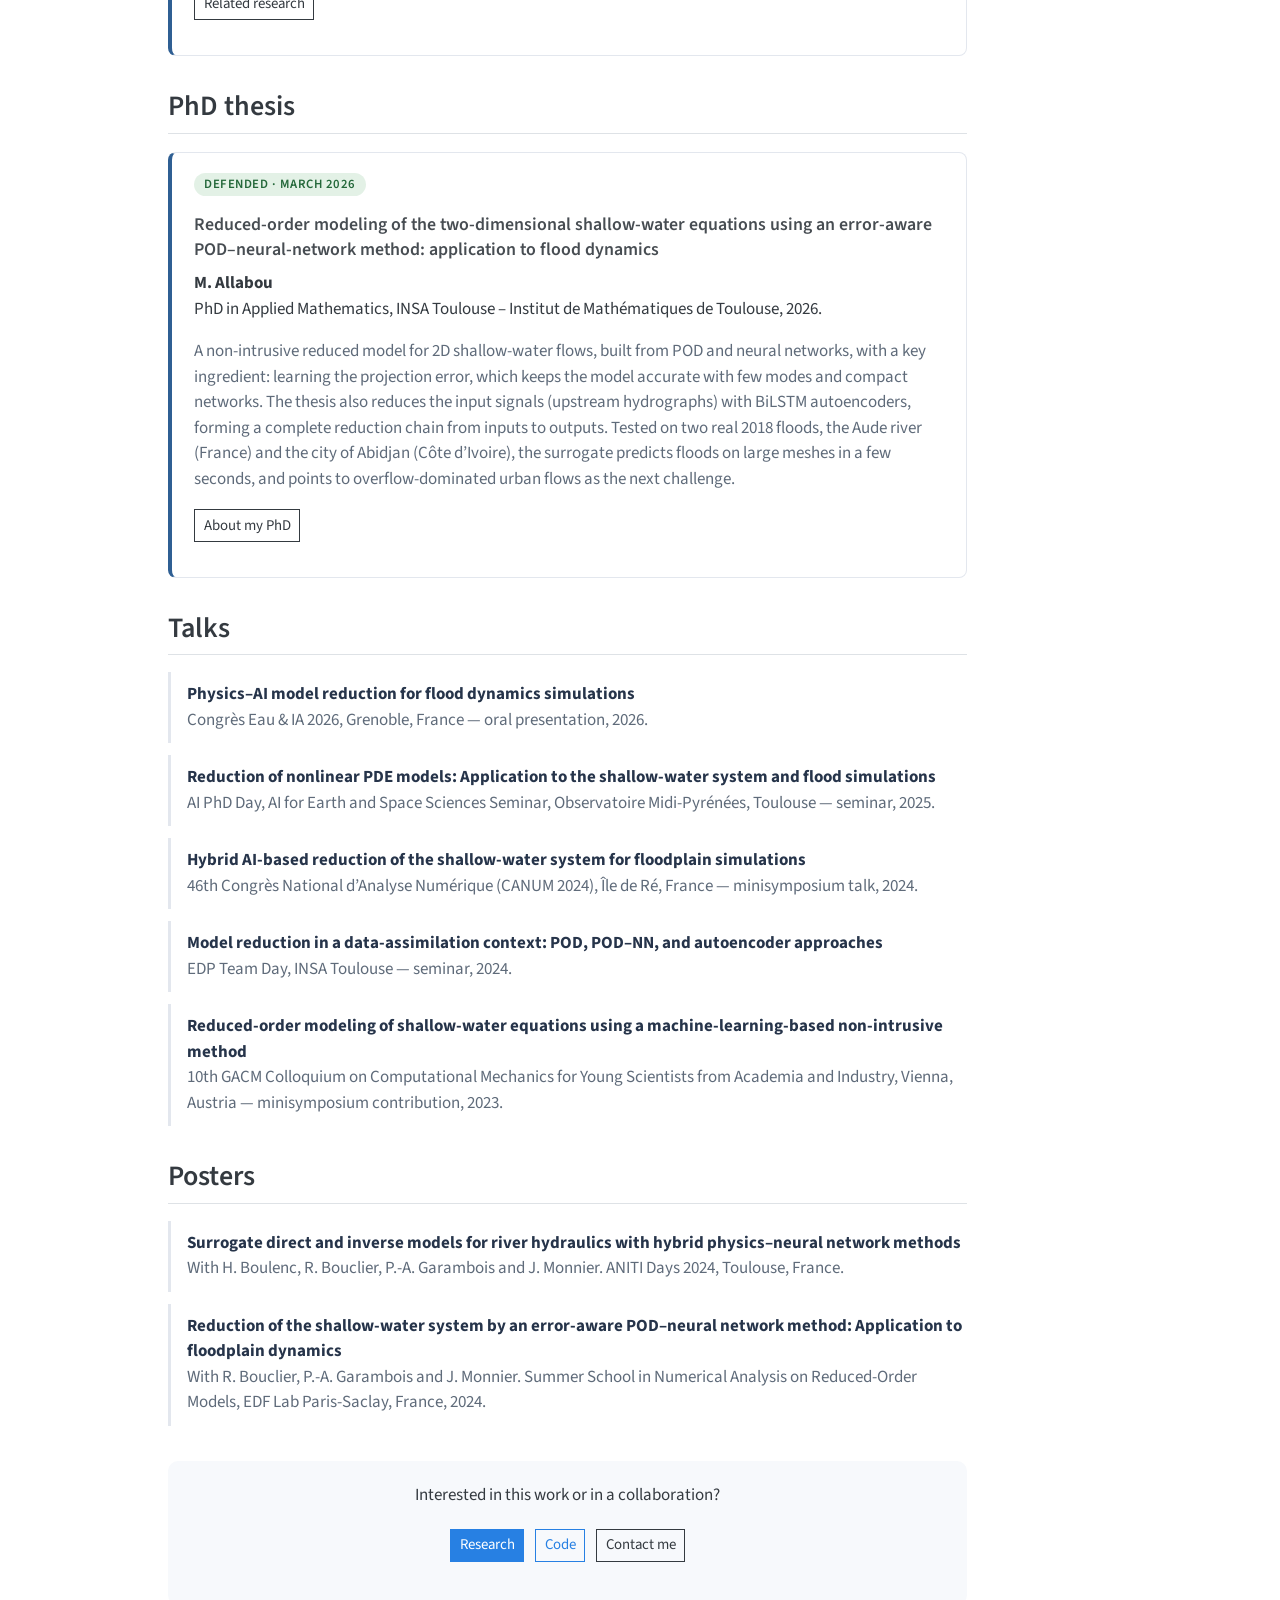
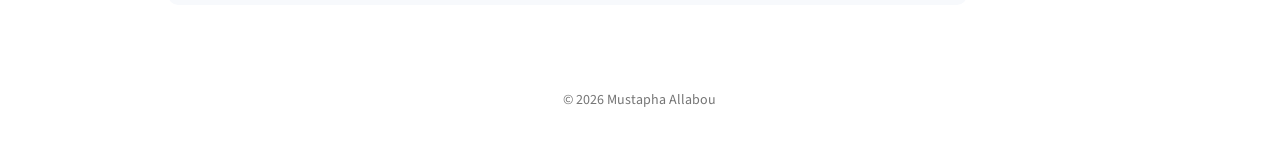
<file: publications.html>
<!DOCTYPE html>
<html xmlns="http://www.w3.org/1999/xhtml" lang="en" xml:lang="en"><head>

<meta charset="utf-8">
<meta name="generator" content="quarto-1.11.9">

<meta name="viewport" content="width=device-width, initial-scale=1.0, user-scalable=yes">


<title>Publications – Mustapha Allabou</title>
<style>
/* Default styles provided by pandoc.
** See https://pandoc.org/MANUAL.html#variables-for-html for config info.
*/
span.smallcaps{font-variant: small-caps;}
div.columns{display: flex; gap: 1.5em;}
div.column{flex: auto;}
@media screen {
div.columns{gap: min(4vw, 1.5em);}
div.column{overflow-x: auto;}
}
div.hanging-indent{margin-left: 1.5em; text-indent: -1.5em;}
ul.task-list{list-style: none;}
ul.task-list li input[type="checkbox"] {
  width: 0.8em;
  margin: 0 0.8em 0.2em -1em; /* quarto-specific, see https://github.com/quarto-dev/quarto-cli/issues/4556 */ 
  vertical-align: middle;
}
/* CSS for syntax highlighting */
html { -webkit-text-size-adjust: 100%; }
pre > code.sourceCode { white-space: pre; position: relative; }
pre > code.sourceCode > span { display: inline-block; line-height: 1.25; }
pre > code.sourceCode > span:empty { height: 1.2em; }
.sourceCode { overflow: visible; }
code.sourceCode > span { color: inherit; text-decoration: inherit; }
div.sourceCode { margin: 1em 0; }
pre.sourceCode { margin: 0; }
@media screen {
div.sourceCode { overflow: auto; }
}
@media print {
pre > code.sourceCode { white-space: pre-wrap; }
pre > code.sourceCode > span { text-indent: -5em; padding-left: 5em; }
}
pre.numberSource code
  { counter-reset: source-line 0; }
pre.numberSource code > span
  { position: relative; left: -4em; counter-increment: source-line; }
pre.numberSource code > span > a:first-child::before
  { content: counter(source-line);
    position: relative; left: -1em; text-align: right; vertical-align: baseline;
    border: none; display: inline-block;
    -webkit-touch-callout: none; -webkit-user-select: none;
    -khtml-user-select: none; -moz-user-select: none;
    -ms-user-select: none; user-select: none;
    padding: 0 4px; width: 4em;
  }
pre.numberSource { margin-left: 3em;  padding-left: 4px; }
div.sourceCode
  {   }
@media screen {
pre > code.sourceCode > span > a:first-child::before { text-decoration: underline; }
}
</style>


<script src="site_libs/quarto-nav/quarto-nav.js"></script>
<script src="site_libs/quarto-nav/headroom.min.js"></script>
<script src="site_libs/clipboard/clipboard.min.js"></script>
<script src="site_libs/quarto-search/autocomplete.umd.js"></script>
<script src="site_libs/quarto-search/fuse.min.js"></script>
<script src="site_libs/quarto-search/quarto-search.js"></script>
<meta name="quarto:offset" content="./">
<script src="site_libs/quarto-html/quarto.js" type="module"></script>
<script src="site_libs/quarto-html/tabsets/tabsets.js" type="module"></script>
<script src="site_libs/quarto-html/scrollable-regions/scrollable-regions.js" type="module"></script>
<script src="site_libs/quarto-html/popper.min.js"></script>
<script src="site_libs/quarto-html/tippy.umd.min.js"></script>
<link href="site_libs/quarto-html/tippy.css" rel="stylesheet">
<link href="site_libs/quarto-html/quarto-syntax-highlighting-63b5708e65d6cd79cd7618c58d0c21e7.css" rel="stylesheet" id="quarto-text-highlighting-styles">
<script src="site_libs/bootstrap/bootstrap.min.js"></script>
<link href="site_libs/bootstrap/bootstrap-icons.css" rel="stylesheet">
<link href="site_libs/bootstrap/bootstrap-59ae653e7373268804e66a6ae1a1ca98.min.css" rel="stylesheet" append-hash="true" id="quarto-bootstrap" data-mode="light">
<script id="quarto-search-options" type="application/json">{
  "location": "navbar",
  "copy-button": false,
  "collapse-after": 3,
  "panel-placement": "end",
  "type": "overlay",
  "limit": 50,
  "keyboard-shortcut": [
    "f",
    "/",
    "s"
  ],
  "show-item-context": false,
  "language": {
    "search-no-results-text": "No results",
    "search-matching-documents-text": "matching documents",
    "search-copy-link-title": "Copy link to search",
    "search-hide-matches-text": "Hide additional matches",
    "search-more-match-text": "more match in this document",
    "search-more-matches-text": "more matches in this document",
    "search-clear-button-title": "Clear",
    "search-text-placeholder": "",
    "search-detached-cancel-button-title": "Cancel",
    "search-submit-button-title": "Submit",
    "search-label": "Search"
  }
}</script>


<link rel="stylesheet" href="styles.css">
</head>

<body class="nav-fixed quarto-light"><a id="quarto-skip-link" class="visually-hidden-focusable" href="#quarto-document-content">Skip to main content</a>

<div id="quarto-search-results"></div>
  <header id="quarto-header" class="headroom fixed-top">
    <nav class="navbar navbar-expand-lg " data-bs-theme="dark" aria-label="Site">
      <div class="navbar-container container-fluid">
      <div class="navbar-brand-container mx-auto">
    <a class="navbar-brand" href="./index.html">
    <span class="navbar-title">Mustapha Allabou</span>
    </a>
  </div>
          <button class="navbar-toggler" type="button" data-bs-toggle="collapse" data-bs-target="#navbarCollapse" aria-controls="navbarCollapse" aria-expanded="false" aria-label="Toggle navigation" onclick="if (window.quartoToggleHeadroom) { window.quartoToggleHeadroom(); }">
  <span class="navbar-toggler-icon"></span>
</button>
          <div class="collapse navbar-collapse" id="navbarCollapse">
            <ul class="navbar-nav navbar-nav-scroll me-auto">
  <li class="nav-item">
    <a class="nav-link" href="./index.html"> 
<span class="menu-text">Home</span></a>
  </li>  
  <li class="nav-item">
    <a class="nav-link" href="./research.html"> 
<span class="menu-text">Research</span></a>
  </li>  
  <li class="nav-item">
    <a class="nav-link active" href="./publications.html" aria-current="page"> 
<span class="menu-text">Publications</span></a>
  </li>  
  <li class="nav-item">
    <a class="nav-link" href="./code.html"> 
<span class="menu-text">Code</span></a>
  </li>  
  <li class="nav-item">
    <a class="nav-link" href="./teaching.html"> 
<span class="menu-text">Teaching &amp; Supervision</span></a>
  </li>  
  <li class="nav-item">
    <a class="nav-link" href="./about.html"> 
<span class="menu-text">About</span></a>
  </li>  
  <li class="nav-item">
    <a class="nav-link" href="./contact.html"> 
<span class="menu-text">Contact</span></a>
  </li>  
</ul>
            <ul class="navbar-nav navbar-nav-scroll ms-auto">
  <li class="nav-item">
    <a class="nav-link" href="./files/CV_Mustapha_Allabou.pdf"> <i class="bi bi-file-earmark-pdf" role="img">
</i> 
<span class="menu-text">CV</span></a>
  </li>  
</ul>
          </div> <!-- /navcollapse -->
            <div class="quarto-navbar-tools">
</div>
            <div id="quarto-search" class="" title="Search"></div>
      </div> <!-- /container-fluid -->
    </nav>
</header>
<!-- content -->
<div id="quarto-content" class="quarto-container page-columns page-rows-contents page-layout-article page-navbar">
<!-- sidebar -->
<!-- margin-sidebar -->
    <div id="quarto-margin-sidebar" class="sidebar margin-sidebar">
        <nav id="TOC" role="doc-toc" aria-labelledby="toc-title" class="toc-active">
    <h2 id="toc-title">On this page</h2>
   
  <ul>
  <li><a href="#journal-articles" id="toc-journal-articles" class="nav-link active" data-scroll-target="#journal-articles">Journal articles</a></li>
  <li><a href="#submitted-manuscripts" id="toc-submitted-manuscripts" class="nav-link" data-scroll-target="#submitted-manuscripts">Submitted manuscripts</a></li>
  <li><a href="#manuscripts-in-preparation" id="toc-manuscripts-in-preparation" class="nav-link" data-scroll-target="#manuscripts-in-preparation">Manuscripts in preparation</a></li>
  <li><a href="#phd-thesis" id="toc-phd-thesis" class="nav-link" data-scroll-target="#phd-thesis">PhD thesis</a></li>
  <li><a href="#talks" id="toc-talks" class="nav-link" data-scroll-target="#talks">Talks</a></li>
  <li><a href="#posters" id="toc-posters" class="nav-link" data-scroll-target="#posters">Posters</a></li>
  </ul>
</nav>
    </div>
<!-- main -->
<main class="content" id="quarto-document-content" tabindex="-1">

<header id="title-block-header" class="quarto-title-block default">
<div class="quarto-title">
<h1 class="title">Publications</h1>
<p class="subtitle lead">Articles, manuscripts, thesis and scientific communications</p>
</div>



<div class="quarto-title-meta">

    
  
    
  </div>
  


</header>


<div class="lead-text">
<p>My work is published in computational mathematics and mechanics journals. Each entry below links to the article and to the related research. An up-to-date list is also available on <a href="https://orcid.org/0000-0002-3303-3613">ORCID</a>.</p>
</div>
<!-- When you have a Google Scholar profile, add it to the sentence above:
[Google Scholar](https://scholar.google.com/citations?user=XXXX)
-->
<section id="journal-articles" class="level2">
<h2 data-anchor-id="journal-articles">Journal articles</h2>
<div class="project-card">
<p><span class="status status-published">Published · 2024</span></p>
<section id="reduction-of-the-shallow-water-system-by-an-error-aware-pod-neural-network-method-application-to-floodplain-dynamics" class="level3">
<h3 data-anchor-id="reduction-of-the-shallow-water-system-by-an-error-aware-pod-neural-network-method-application-to-floodplain-dynamics">Reduction of the shallow water system by an error aware POD-neural network method: Application to floodplain dynamics</h3>
<p><strong>M. Allabou</strong>, R. Bouclier, P.-A. Garambois and J. Monnier<br>
<em>Computer Methods in Applied Mechanics and Engineering</em>, 428, 117094, 2024.</p>
<div class="pub-summary">
<p>A non-intrusive reduced model for 2D flood simulation: POD extracts a few dominant flow patterns, and neural networks learn how they evolve, without opening the simulation code. By accounting for the projection error, the method stays accurate with few modes and small networks, even for convection-dominated flows. Applied to the flooding of the Aude river (southern France), it reproduces water levels and discharges of the full 2D model and opens the way to real-time simulation of large floodplains.</p>
</div>
<p><a href="https://doi.org/10.1016/j.cma.2024.117094" class="btn btn-outline-primary btn-sm">Read the article</a> <a href="./research.html#main-contributions" class="btn btn-outline-secondary btn-sm">Related research</a></p>
<details>
<summary>
BibTeX
</summary>
<div class="code-copy-outer-scaffold"><div class="sourceCode" id="cb1"><pre class="sourceCode bibtex code-with-copy"><code class="sourceCode bibtex"><span id="cb1-1"><a href="#cb1-1" aria-hidden="true" tabindex="-1"></a><span class="va">@article</span>{<span class="ot">Allabou2024</span>,</span>
<span id="cb1-2"><a href="#cb1-2" aria-hidden="true" tabindex="-1"></a>  <span class="dt">author</span>  = {Allabou, Mustapha and Bouclier, Robin and Garambois, Pierre-Andr{<span class="ch">\'</span>e} and Monnier, J{<span class="ch">\'</span>e}r{<span class="ch">\^</span>o}me},</span>
<span id="cb1-3"><a href="#cb1-3" aria-hidden="true" tabindex="-1"></a>  <span class="dt">title</span>   = {Reduction of the shallow water system by an error aware {POD}-neural network method: Application to floodplain dynamics},</span>
<span id="cb1-4"><a href="#cb1-4" aria-hidden="true" tabindex="-1"></a>  <span class="dt">journal</span> = {Computer Methods in Applied Mechanics and Engineering},</span>
<span id="cb1-5"><a href="#cb1-5" aria-hidden="true" tabindex="-1"></a>  <span class="dt">volume</span>  = {428},</span>
<span id="cb1-6"><a href="#cb1-6" aria-hidden="true" tabindex="-1"></a>  <span class="dt">pages</span>   = {117094},</span>
<span id="cb1-7"><a href="#cb1-7" aria-hidden="true" tabindex="-1"></a>  <span class="dt">year</span>    = {2024},</span>
<span id="cb1-8"><a href="#cb1-8" aria-hidden="true" tabindex="-1"></a>  <span class="dt">doi</span>     = {10.1016/j.cma.2024.117094}</span>
<span id="cb1-9"><a href="#cb1-9" aria-hidden="true" tabindex="-1"></a>}</span></code></pre></div><button title="Copy to Clipboard" class="code-copy-button"><i class="bi"></i></button></div>
</details>
</section>
</div>
</section>
<section id="submitted-manuscripts" class="level2">
<h2 data-anchor-id="submitted-manuscripts">Submitted manuscripts</h2>
<div class="project-card">
<p><span class="status status-submitted">Submitted · 2026</span></p>
<section id="registering-wetting-fronts-by-dilation-a-non-intrusive-shallow-water-reduced-order-model-with-global-mass-closure-for-flood-forecasting" class="level3">
<h3 data-anchor-id="registering-wetting-fronts-by-dilation-a-non-intrusive-shallow-water-reduced-order-model-with-global-mass-closure-for-flood-forecasting">Registering wetting fronts by dilation: a non-intrusive shallow-water reduced-order model with global mass closure for flood forecasting</h3>
<p><strong>M. Allabou</strong><br>
Submitted to <em>Advances in Computational Mathematics</em>.</p>
<div class="pub-summary">
<p>Moving flood fronts are hard to capture with a fixed reduced basis. This work maps the moving wetted area onto a fixed reference domain before compression, and recovers the front position from the conservation of the total water volume. The flow is then described with three to four times fewer modes, and water-depth errors are 12 to 20 times lower than with standard POD–NN. An ensemble of 10,000 flood events runs in about three minutes on a laptop, making probabilistic flood forecasting affordable.</p>
</div>
<p><a href="./research.html#main-contributions" class="btn btn-outline-secondary btn-sm">Related research</a></p>
</section>
</div>
</section>
<section id="manuscripts-in-preparation" class="level2">
<h2 data-anchor-id="manuscripts-in-preparation">Manuscripts in preparation</h2>
<div class="project-card">
<p><span class="status status-progress">In preparation · 2026</span></p>
<section id="physics-guided-regime-adaptive-reduced-order-modelling-for-shallow-water-flows-and-flood-uncertainty-quantification" class="level3">
<h3 data-anchor-id="physics-guided-regime-adaptive-reduced-order-modelling-for-shallow-water-flows-and-flood-uncertainty-quantification">Physics-guided regime-adaptive reduced-order modelling for shallow-water flows and flood uncertainty quantification</h3>
<p><strong>M. Allabou</strong></p>
<div class="pub-summary">
<p>Instead of a single global model, this framework uses several local reduced models, each adapted to a flow regime (wetting fronts, hydraulic jumps, overbank flow), and a physics-guided classifier that selects the right one during the simulation. On a 2D flood benchmark with 400 scenarios, it halves the error of a global ROM, and it shows that reliable ROMs for nonlinear flows depend as much on choosing the right local model as on the model itself.</p>
</div>
<p><a href="./research.html#main-contributions" class="btn btn-outline-secondary btn-sm">Related research</a></p>
</section>
</div>
</section>
<section id="phd-thesis" class="level2">
<h2 data-anchor-id="phd-thesis">PhD thesis</h2>
<div class="project-card">
<p><span class="status status-published">Defended · March 2026</span></p>
<section id="reduced-order-modeling-of-the-two-dimensional-shallow-water-equations-using-an-error-aware-podneural-network-method-application-to-flood-dynamics" class="level3">
<h3 data-anchor-id="reduced-order-modeling-of-the-two-dimensional-shallow-water-equations-using-an-error-aware-podneural-network-method-application-to-flood-dynamics">Reduced-order modeling of the two-dimensional shallow-water equations using an error-aware POD–neural-network method: application to flood dynamics</h3>
<p><strong>M. Allabou</strong><br>
PhD in Applied Mathematics, INSA Toulouse – Institut de Mathématiques de Toulouse, 2026.</p>
<div class="pub-summary">
<p>A non-intrusive reduced model for 2D shallow-water flows, built from POD and neural networks, with a key ingredient: learning the projection error, which keeps the model accurate with few modes and compact networks. The thesis also reduces the input signals (upstream hydrographs) with BiLSTM autoencoders, forming a complete reduction chain from inputs to outputs. Tested on two real 2018 floods, the Aude river (France) and the city of Abidjan (Côte d’Ivoire), the surrogate predicts floods on large meshes in a few seconds, and points to overflow-dominated urban flows as the next challenge.</p>
</div>
<p><a href="./about.html" class="btn btn-outline-secondary btn-sm">About my PhD</a></p>
<!-- When available, add the link (HAL, theses.fr...):
[Read the thesis](https://...){.btn .btn-outline-primary .btn-sm}
-->
</section>
</div>
</section>
<section id="talks" class="level2">
<h2 data-anchor-id="talks">Talks</h2>
<div class="pub-item">
<p><strong>Physics–AI model reduction for flood dynamics simulations</strong><br>
Congrès Eau &amp; IA 2026, Grenoble, France — oral presentation, 2026.</p>
</div>
<div class="pub-item">
<p><strong>Reduction of nonlinear PDE models: Application to the shallow-water system and flood simulations</strong><br>
AI PhD Day, AI for Earth and Space Sciences Seminar, Observatoire Midi-Pyrénées, Toulouse — seminar, 2025.</p>
</div>
<div class="pub-item">
<p><strong>Hybrid AI-based reduction of the shallow-water system for floodplain simulations</strong><br>
46th Congrès National d’Analyse Numérique (CANUM 2024), Île de Ré, France — minisymposium talk, 2024.</p>
</div>
<div class="pub-item">
<p><strong>Model reduction in a data-assimilation context: POD, POD–NN, and autoencoder approaches</strong><br>
EDP Team Day, INSA Toulouse — seminar, 2024.</p>
</div>
<div class="pub-item">
<p><strong>Reduced-order modeling of shallow-water equations using a machine-learning-based non-intrusive method</strong><br>
10th GACM Colloquium on Computational Mechanics for Young Scientists from Academia and Industry, Vienna, Austria — minisymposium contribution, 2023.</p>
</div>
</section>
<section id="posters" class="level2">
<h2 data-anchor-id="posters">Posters</h2>
<div class="pub-item">
<p><strong>Surrogate direct and inverse models for river hydraulics with hybrid physics–neural network methods</strong><br>
With H. Boulenc, R. Bouclier, P.-A. Garambois and J. Monnier. ANITI Days 2024, Toulouse, France.</p>
</div>
<div class="pub-item">
<p><strong>Reduction of the shallow-water system by an error-aware POD–neural network method: Application to floodplain dynamics</strong><br>
With R. Bouclier, P.-A. Garambois and J. Monnier. Summer School in Numerical Analysis on Reduced-Order Models, EDF Lab Paris-Saclay, France, 2024.</p>
</div>
<div class="cta-box">
<p>Interested in this work or in a collaboration?</p>
<p><a href="./research.html" class="btn btn-primary btn-sm">Research</a> <a href="./code.html" class="btn btn-outline-primary btn-sm">Code</a> <a href="./contact.html" class="btn btn-outline-secondary btn-sm">Contact me</a></p>
</div>


</section>

</main> <!-- /main -->
<script id="quarto-html-after-body" type="application/javascript">
  window.document.addEventListener("DOMContentLoaded", function (event) {
    const isCodeAnnotation = (el) => {
      for (const clz of el.classList) {
        if (clz.startsWith('code-annotation-')) {                     
          return true;
        }
      }
      return false;
    }
    const onCopySuccess = function(e) {
      // button target
      const button = e.trigger;
      // don't keep focus
      button.blur();
      // flash "checked"
      button.classList.add('code-copy-button-checked');
      var currentTitle = button.getAttribute("title");
      button.setAttribute("title", "Copied!");
      let tooltip;
      if (window.bootstrap) {
        button.setAttribute("data-bs-toggle", "tooltip");
        button.setAttribute("data-bs-placement", "left");
        button.setAttribute("data-bs-title", "Copied!");
        tooltip = new bootstrap.Tooltip(button, 
          { trigger: "manual", 
            customClass: "code-copy-button-tooltip",
            offset: [0, -8]});
        tooltip.show();    
      }
      setTimeout(function() {
        if (tooltip) {
          tooltip.hide();
          button.removeAttribute("data-bs-title");
          button.removeAttribute("data-bs-toggle");
          button.removeAttribute("data-bs-placement");
        }
        button.setAttribute("title", currentTitle);
        button.classList.remove('code-copy-button-checked');
      }, 1000);
      // clear code selection
      e.clearSelection();
    }
    const getTextToCopy = function(trigger) {
      const outerScaffold = trigger.parentElement.cloneNode(true);
      const codeEl = outerScaffold.querySelector('code');
      for (const childEl of codeEl.children) {
        if (isCodeAnnotation(childEl)) {
          childEl.remove();
        }
      }
      return codeEl.innerText;
    }
    const clipboard = new window.ClipboardJS('.code-copy-button:not([data-in-quarto-modal])', {
      text: getTextToCopy
    });
    clipboard.on('success', onCopySuccess);
    if (window.document.getElementById('quarto-embedded-source-code-modal')) {
      const clipboardModal = new window.ClipboardJS('.code-copy-button[data-in-quarto-modal]', {
        text: getTextToCopy,
        container: window.document.getElementById('quarto-embedded-source-code-modal')
      });
      clipboardModal.on('success', onCopySuccess);
    }
      var localhostRegex = new RegExp(/^(?:http|https):\/\/localhost\:?[0-9]*\//);
      var mailtoRegex = new RegExp(/^mailto:/);
        var filterRegex = new RegExp("https:\/\/MustaphaAllabou\.github\.io\/");
      var isInternal = (href) => {
          return filterRegex.test(href) || localhostRegex.test(href) || mailtoRegex.test(href);
      }
      // Inspect non-navigation links and adorn them if external
      window.quartoDecorateExternalLinks = function (root) {
     var links = (root || window.document).querySelectorAll('a[href]:not(.nav-link):not(.navbar-brand):not(.toc-action):not(.sidebar-link):not(.sidebar-item-toggle):not(.pagination-link):not(.no-external):not([aria-hidden]):not(.dropdown-item):not(.quarto-navigation-tool):not(.about-link)');
      for (var i=0; i<links.length; i++) {
        const link = links[i];
        if (!isInternal(link.href)) {
          // undo the damage that might have been done by quarto-nav.js in the case of
          // links that we want to consider external
          if (link.dataset.originalHref !== undefined) {
            link.href = link.dataset.originalHref;
          }
          if (!link.classList.contains('no-external-icon')) {
          }
        }
      }
      };
      window.quartoDecorateExternalLinks(window.document);
    // Esc closes the popup (WCAG 1.4.13) and focus leaving both trigger and
    // popup closes it (WCAG 2.4.11); tippy handles neither for interactive popups.
    const hideOnEscAndFocusOut = {
      name: 'hideOnEscAndFocusOut',
      defaultValue: true,
      fn(instance) {
        const dismiss = () => {
          // A show scheduled by the trigger delay would otherwise reopen it
          instance.clearDelayTimeouts();
          instance.hide();
        };
        const onKeyDown = (event) => {
          if (event.key !== 'Escape') {
            return;
          }
          // Keep Esc from also reaching page handlers (e.g. reveal.js overview),
          // except an open reveal.js slide menu, which Esc should close too.
          // The menu handles keys only when its keyboard option is on.
          const menuHandlesEsc = window.Reveal?.getPlugin?.('menu')?.isOpen() &&
            window.Reveal.getConfig().menu?.keyboard !== false;
          if (!menuHandlesEsc) {
            event.stopPropagation();
          }
          if (instance.popper.contains(window.document.activeElement)) {
            // Disabled while refocusing so the focus trigger does not reopen it
            instance.disable();
            instance.reference.focus();
            instance.enable();
          }
          dismiss();
        };
        const onFocusOut = (event) => {
          const target = event.relatedTarget;
          if (target && !instance.reference.contains(target) &&
              !instance.popper.contains(target)) {
            dismiss();
          }
        };
        // On the trigger too: a click trigger (code-annotations: select) has no
        // blur handling. Attached for the instance's lifetime so leaving the
        // trigger also cancels a show still pending on the trigger delay.
        instance.reference.addEventListener('focusout', onFocusOut);
        return {
          onShow() {
            window.document.addEventListener('keydown', onKeyDown, true);
            instance.popper.addEventListener('focusout', onFocusOut);
          },
          onHide() {
            window.document.removeEventListener('keydown', onKeyDown, true);
            instance.popper.removeEventListener('focusout', onFocusOut);
          },
          onDestroy() {
            instance.reference.removeEventListener('focusout', onFocusOut);
          },
        };
      },
    };
    function tippyHover(el, contentFn, onTriggerFn, onUntriggerFn) {
      const config = {
        allowHTML: true,
        maxWidth: 500,
        delay: 100,
        arrow: false,
        appendTo: function(el) {
            return el.parentElement;
        },
        interactive: true,
        interactiveBorder: 10,
        theme: 'quarto',
        placement: 'bottom-start',
        plugins: [hideOnEscAndFocusOut],
      };
      if (contentFn) {
        config.content = contentFn;
      }
      if (onTriggerFn) {
        config.onTrigger = onTriggerFn;
      }
      if (onUntriggerFn) {
        config.onUntrigger = onUntriggerFn;
      }
      window.tippy(el, config); 
    }
    const noterefs = window.document.querySelectorAll('a[role="doc-noteref"]');
    for (var i=0; i<noterefs.length; i++) {
      const ref = noterefs[i];
      tippyHover(ref, function() {
        // use id or data attribute instead here
        let href = ref.getAttribute('data-footnote-href') || ref.getAttribute('href');
        try { href = new URL(href).hash; } catch {}
        const id = href.replace(/^#\/?/, "");
        const note = window.document.getElementById(id);
        if (note) {
          return note.innerHTML;
        } else {
          return "";
        }
      });
    }
    const xrefs = window.document.querySelectorAll('a.quarto-xref');
    const processXRef = (id, note) => {
      // Strip column container classes
      const stripColumnClz = (el) => {
        el.classList.remove("page-full", "page-columns");
        if (el.children) {
          for (const child of el.children) {
            stripColumnClz(child);
          }
        }
      }
      stripColumnClz(note)
      if (id === null || id.startsWith('sec-')) {
        // Special case sections, only their first couple elements
        const container = document.createElement("div");
        if (note.children && note.children.length > 2) {
          container.appendChild(note.children[0].cloneNode(true));
          for (let i = 1; i < note.children.length; i++) {
            const child = note.children[i];
            if (child.tagName === "P" && child.innerText === "") {
              continue;
            } else {
              container.appendChild(child.cloneNode(true));
              break;
            }
          }
          if (window.Quarto?.typesetMath) {
            window.Quarto.typesetMath(container);
          }
          return container.innerHTML
        } else {
          if (window.Quarto?.typesetMath) {
            window.Quarto.typesetMath(note);
          }
          return note.innerHTML;
        }
      } else {
        // Remove any anchor links if they are present
        const anchorLink = note.querySelector('a.anchorjs-link');
        if (anchorLink) {
          anchorLink.remove();
        }
        if (window.Quarto?.typesetMath) {
          window.Quarto.typesetMath(note);
        }
        if (note.classList.contains("callout")) {
          return note.outerHTML;
        } else {
          return note.innerHTML;
        }
      }
    }
    for (var i=0; i<xrefs.length; i++) {
      const xref = xrefs[i];
      tippyHover(xref, undefined, function(instance) {
        instance.disable();
        let url = xref.getAttribute('href');
        let hash = undefined; 
        if (url.startsWith('#')) {
          hash = url;
        } else {
          try { hash = new URL(url).hash; } catch {}
        }
        if (hash) {
          const id = hash.replace(/^#\/?/, "");
          const note = window.document.getElementById(id);
          if (note !== null) {
            try {
              const html = processXRef(id, note.cloneNode(true));
              instance.setContent(html);
            } finally {
              instance.enable();
              instance.show();
            }
          } else {
            // See if we can fetch this
            fetch(url.split('#')[0])
            .then(res => res.text())
            .then(html => {
              const parser = new DOMParser();
              const htmlDoc = parser.parseFromString(html, "text/html");
              const note = htmlDoc.getElementById(id);
              if (note !== null) {
                const html = processXRef(id, note);
                instance.setContent(html);
              } 
            }).finally(() => {
              instance.enable();
              instance.show();
            });
          }
        } else {
          // See if we can fetch a full url (with no hash to target)
          // This is a special case and we should probably do some content thinning / targeting
          fetch(url)
          .then(res => res.text())
          .then(html => {
            const parser = new DOMParser();
            const htmlDoc = parser.parseFromString(html, "text/html");
            const note = htmlDoc.querySelector('main.content');
            if (note !== null) {
              // This should only happen for chapter cross references
              // (since there is no id in the URL)
              // remove the first header
              if (note.children.length > 0 && note.children[0].tagName === "HEADER") {
                note.children[0].remove();
              }
              const html = processXRef(null, note);
              instance.setContent(html);
            } 
          }).finally(() => {
            instance.enable();
            instance.show();
          });
        }
      }, function(instance) {
      });
    }
        let selectedAnnoteEl;
        const selectorForAnnotation = ( cell, annotation) => {
          let cellAttr = 'data-code-cell="' + cell + '"';
          let lineAttr = 'data-code-annotation="' +  annotation + '"';
          const selector = 'span[' + cellAttr + '][' + lineAttr + ']';
          return selector;
        }
        const selectCodeLines = (annoteEl) => {
          const doc = window.document;
          const targetCell = annoteEl.getAttribute("data-target-cell");
          const targetAnnotation = annoteEl.getAttribute("data-target-annotation");
          const annoteSpan = window.document.querySelector(selectorForAnnotation(targetCell, targetAnnotation));
          const lines = annoteSpan.getAttribute("data-code-lines").split(",");
          const lineIds = lines.map((line) => {
            return targetCell + "-" + line;
          })
          // Each band is positioned against its own containing block, which is
          // not the offsetParent of the lines, so place it from client rects.
          const placeBand = (band, firstEl, lastEl, codeBlock) => {
            const container = band.offsetParent;
            if (container === null) {
              return;
            }
            const containerRect = container.getBoundingClientRect();
            // Reveal.js scales slides with a transform, so convert client
            // pixels back to the CSS pixels of the container.
            const scale = containerRect.height / container.offsetHeight || 1;
            const firstRect = firstEl.getBoundingClientRect();
            const lastRect = lastEl.getBoundingClientRect();
            const top = (firstRect.top - containerRect.top) / scale - container.clientTop + container.scrollTop;
            const height = (lastRect.bottom - firstRect.top) / scale;
            band.style.top = top - 2 + "px";
            band.style.height = height + 4 + "px";
            if (codeBlock) {
              // Without the copy button wrapper, the containing block is wider
              // than the code block, so span the code block explicitly.
              const blockRect = codeBlock.getBoundingClientRect();
              band.style.left = (blockRect.left - containerRect.left) / scale - container.clientLeft + container.scrollLeft + "px";
              band.style.width = blockRect.width / scale + "px";
            }
          };
          if (lineIds.length > 0) {
            const el = window.document.getElementById(lineIds[0]);
            const lastEl = window.document.getElementById(lineIds[lineIds.length - 1]);
            const parent = el.parentElement.parentElement;
            // cook up a div (if necessary) and position it
            let div = window.document.getElementById("code-annotation-line-highlight");
            if (div === null) {
              div = window.document.createElement("div");
              div.setAttribute("id", "code-annotation-line-highlight");
              div.style.position = 'absolute';
              parent.appendChild(div);
            }
            placeBand(div, el, lastEl, parent.closest("div.sourceCode") || parent);
            let gutterDiv = window.document.getElementById("code-annotation-line-highlight-gutter");
            if (gutterDiv === null) {
              gutterDiv = window.document.createElement("div");
              gutterDiv.setAttribute("id", "code-annotation-line-highlight-gutter");
              gutterDiv.style.position = 'absolute';
              const codeCell = window.document.getElementById(targetCell);
              const gutter = codeCell.querySelector('.code-annotation-gutter');
              gutter.appendChild(gutterDiv);
            }
            placeBand(gutterDiv, el, lastEl);
            selectedAnnoteEl = annoteEl;
          }
        };
        const unselectCodeLines = () => {
          const elementsIds = ["code-annotation-line-highlight", "code-annotation-line-highlight-gutter"];
          elementsIds.forEach((elId) => {
            const div = window.document.getElementById(elId);
            if (div) {
              div.remove();
            }
          });
          selectedAnnoteEl = undefined;
        };
          // Handle positioning of the toggle
      window.addEventListener(
        "resize",
        throttle(() => {
          elRect = undefined;
          if (selectedAnnoteEl) {
            selectCodeLines(selectedAnnoteEl);
          }
        }, 10)
      );
      function throttle(fn, ms) {
      let throttle = false;
      let timer;
        return (...args) => {
          if(!throttle) { // first call gets through
              fn.apply(this, args);
              throttle = true;
          } else { // all the others get throttled
              if(timer) clearTimeout(timer); // cancel #2
              timer = setTimeout(() => {
                fn.apply(this, args);
                timer = throttle = false;
              }, ms);
          }
        };
      }
        // Attach click handler to the DT
        const annoteDls = window.document.querySelectorAll('dt[data-target-cell]');
        for (const annoteDlNode of annoteDls) {
          annoteDlNode.addEventListener('click', (event) => {
            const clickedEl = event.target;
            if (clickedEl !== selectedAnnoteEl) {
              unselectCodeLines();
              const activeEl = window.document.querySelector('dt[data-target-cell].code-annotation-active');
              if (activeEl) {
                activeEl.classList.remove('code-annotation-active');
              }
              selectCodeLines(clickedEl);
              clickedEl.classList.add('code-annotation-active');
            } else {
              // Unselect the line
              unselectCodeLines();
              clickedEl.classList.remove('code-annotation-active');
            }
          });
        }
    const findCites = (el) => {
      const parentEl = el.parentElement;
      if (parentEl) {
        const cites = parentEl.dataset.cites;
        if (cites) {
          return {
            el,
            cites: cites.split(' ')
          };
        } else {
          return findCites(el.parentElement)
        }
      } else {
        return undefined;
      }
    };
    var bibliorefs = window.document.querySelectorAll('a[role="doc-biblioref"]');
    for (var i=0; i<bibliorefs.length; i++) {
      const ref = bibliorefs[i];
      const citeInfo = findCites(ref);
      if (citeInfo) {
        tippyHover(citeInfo.el, function() {
          var popup = window.document.createElement('div');
          citeInfo.cites.forEach(function(cite) {
            var citeDiv = window.document.createElement('div');
            citeDiv.classList.add('hanging-indent');
            citeDiv.classList.add('csl-entry');
            var biblioDiv = window.document.getElementById('ref-' + cite);
            if (biblioDiv) {
              citeDiv.innerHTML = biblioDiv.innerHTML;
            }
            popup.appendChild(citeDiv);
          });
          return popup.innerHTML;
        });
      }
    }
  });
  </script>
  <script type="application/javascript">
  window.quartoScrollableRegionsLabels = {"code":"Scrollable code","output":"Scrollable output"};
  </script>
</div> <!-- /content -->
<footer class="footer">
  <div class="nav-footer">
    <div class="nav-footer-left">
      &nbsp;
    </div>   
    <div class="nav-footer-center">
<p>© 2026 Mustapha Allabou</p>
</div>
    <div class="nav-footer-right">
      &nbsp;
    </div>
  </div>
</footer>




</body></html>
</file>
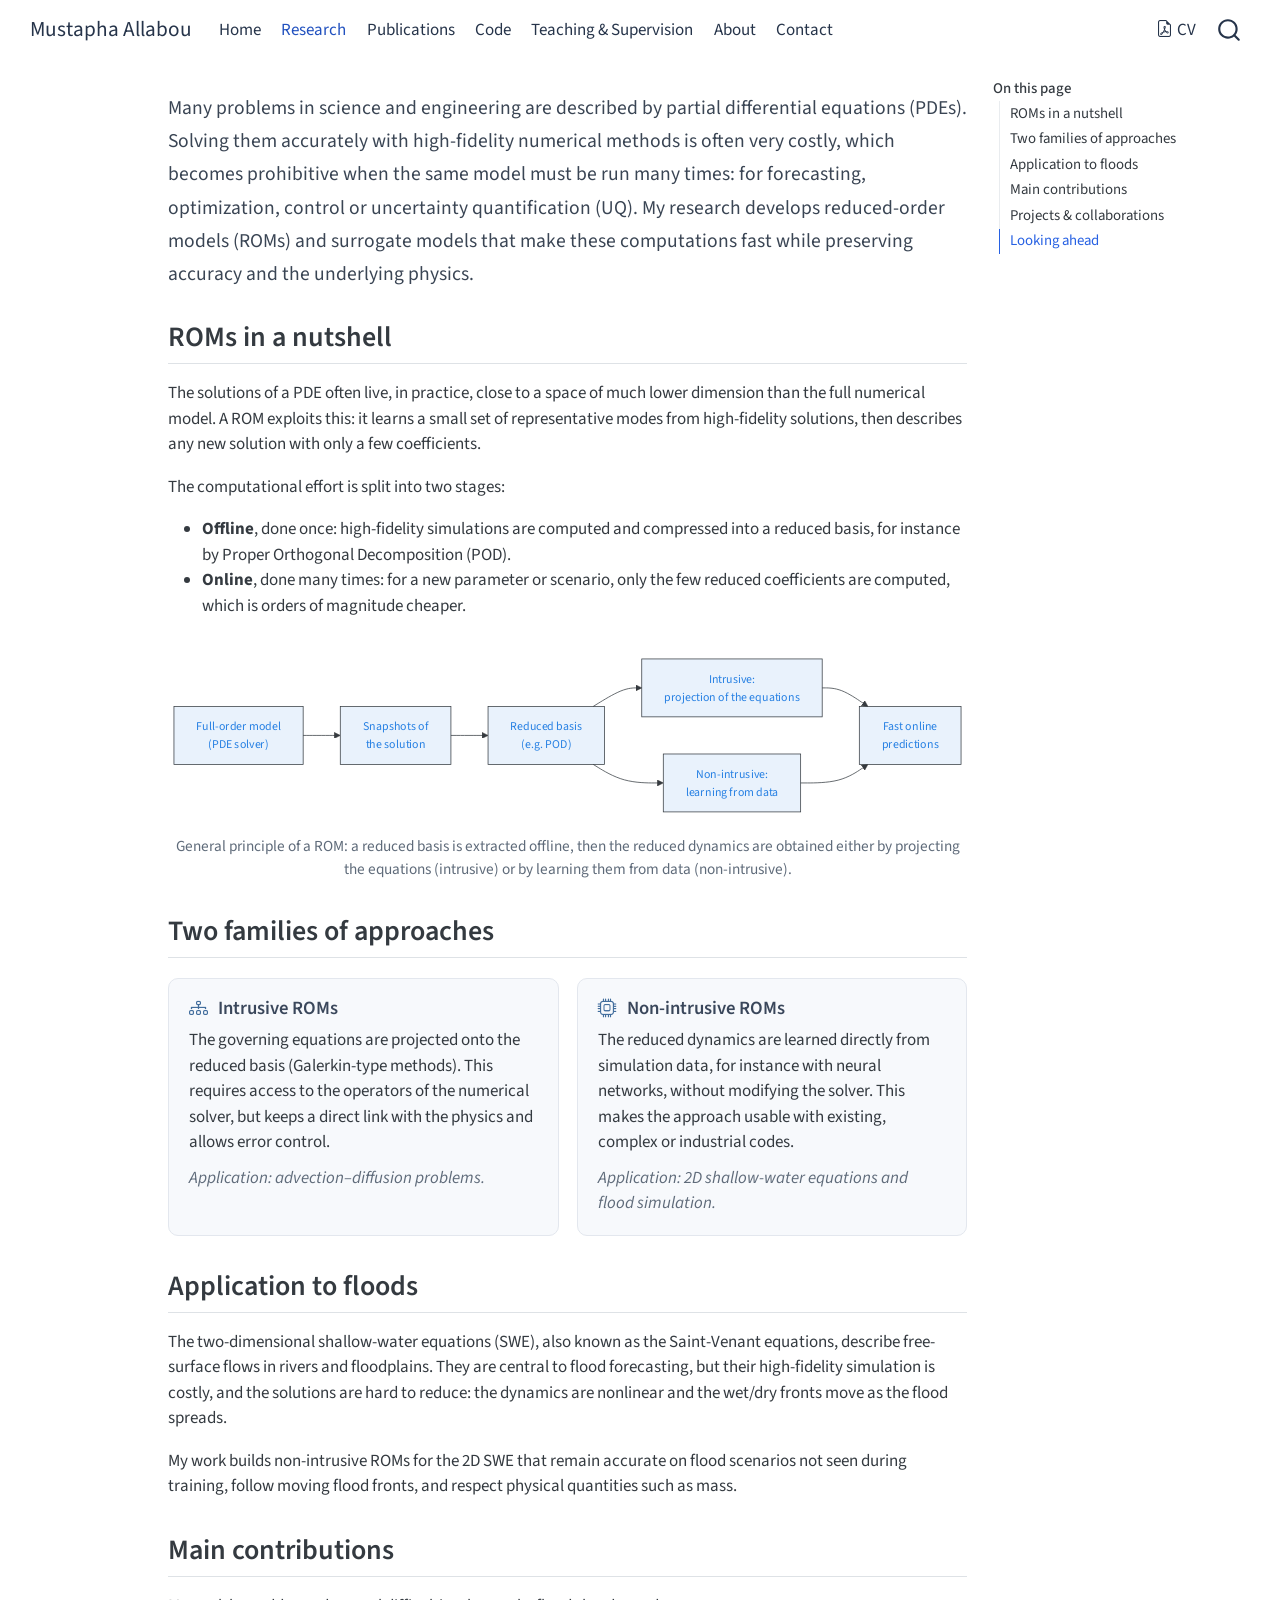
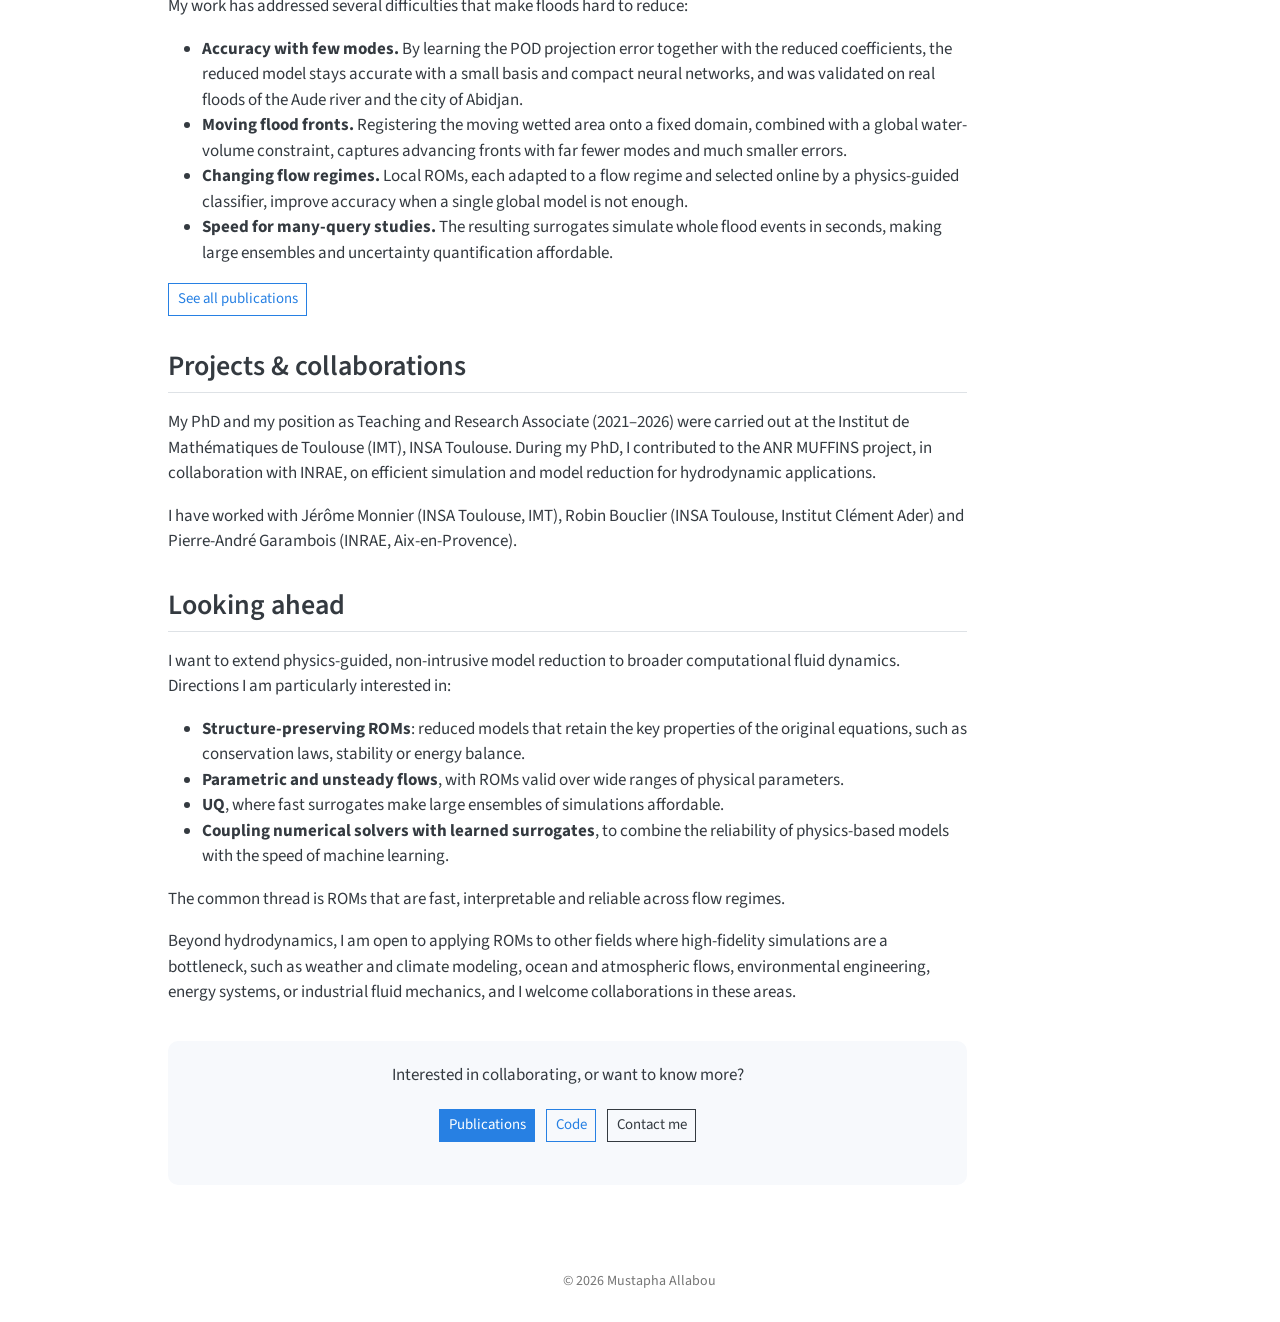
<file: research.html>
<!DOCTYPE html>
<html xmlns="http://www.w3.org/1999/xhtml" lang="en" xml:lang="en"><head>

<meta charset="utf-8">
<meta name="generator" content="quarto-1.11.9">

<meta name="viewport" content="width=device-width, initial-scale=1.0, user-scalable=yes">


<title>Research – Mustapha Allabou</title>
<style>
/* Default styles provided by pandoc.
** See https://pandoc.org/MANUAL.html#variables-for-html for config info.
*/
span.smallcaps{font-variant: small-caps;}
div.columns{display: flex; gap: 1.5em;}
div.column{flex: auto;}
@media screen {
div.columns{gap: min(4vw, 1.5em);}
div.column{overflow-x: auto;}
}
div.hanging-indent{margin-left: 1.5em; text-indent: -1.5em;}
ul.task-list{list-style: none;}
ul.task-list li input[type="checkbox"] {
  width: 0.8em;
  margin: 0 0.8em 0.2em -1em; /* quarto-specific, see https://github.com/quarto-dev/quarto-cli/issues/4556 */ 
  vertical-align: middle;
}
</style>


<script src="site_libs/quarto-nav/quarto-nav.js"></script>
<script src="site_libs/quarto-nav/headroom.min.js"></script>
<script src="site_libs/clipboard/clipboard.min.js"></script>
<script src="site_libs/quarto-search/autocomplete.umd.js"></script>
<script src="site_libs/quarto-search/fuse.min.js"></script>
<script src="site_libs/quarto-search/quarto-search.js"></script>
<meta name="quarto:offset" content="./">
<script src="site_libs/quarto-html/quarto.js" type="module"></script>
<script src="site_libs/quarto-html/tabsets/tabsets.js" type="module"></script>
<script src="site_libs/quarto-html/scrollable-regions/scrollable-regions.js" type="module"></script>
<script src="site_libs/quarto-html/popper.min.js"></script>
<script src="site_libs/quarto-html/tippy.umd.min.js"></script>
<link href="site_libs/quarto-html/tippy.css" rel="stylesheet">
<link href="site_libs/quarto-html/quarto-syntax-highlighting-63b5708e65d6cd79cd7618c58d0c21e7.css" rel="stylesheet" id="quarto-text-highlighting-styles">
<script src="site_libs/bootstrap/bootstrap.min.js"></script>
<link href="site_libs/bootstrap/bootstrap-icons.css" rel="stylesheet">
<link href="site_libs/bootstrap/bootstrap-59ae653e7373268804e66a6ae1a1ca98.min.css" rel="stylesheet" append-hash="true" id="quarto-bootstrap" data-mode="light">
<script id="quarto-search-options" type="application/json">{
  "location": "navbar",
  "copy-button": false,
  "collapse-after": 3,
  "panel-placement": "end",
  "type": "overlay",
  "limit": 50,
  "keyboard-shortcut": [
    "f",
    "/",
    "s"
  ],
  "show-item-context": false,
  "language": {
    "search-no-results-text": "No results",
    "search-matching-documents-text": "matching documents",
    "search-copy-link-title": "Copy link to search",
    "search-hide-matches-text": "Hide additional matches",
    "search-more-match-text": "more match in this document",
    "search-more-matches-text": "more matches in this document",
    "search-clear-button-title": "Clear",
    "search-text-placeholder": "",
    "search-detached-cancel-button-title": "Cancel",
    "search-submit-button-title": "Submit",
    "search-label": "Search"
  }
}</script>
<script src="site_libs/quarto-diagram/mermaid.min.js"></script>
<script src="site_libs/quarto-diagram/mermaid-init.js"></script>
<link href="site_libs/quarto-diagram/mermaid.css" rel="stylesheet">


<link rel="stylesheet" href="styles.css">
</head>

<body class="nav-fixed quarto-light"><a id="quarto-skip-link" class="visually-hidden-focusable" href="#quarto-document-content">Skip to main content</a>

<div id="quarto-search-results"></div>
  <header id="quarto-header" class="headroom fixed-top">
    <nav class="navbar navbar-expand-lg " data-bs-theme="dark" aria-label="Site">
      <div class="navbar-container container-fluid">
      <div class="navbar-brand-container mx-auto">
    <a class="navbar-brand" href="./index.html">
    <span class="navbar-title">Mustapha Allabou</span>
    </a>
  </div>
          <button class="navbar-toggler" type="button" data-bs-toggle="collapse" data-bs-target="#navbarCollapse" aria-controls="navbarCollapse" aria-expanded="false" aria-label="Toggle navigation" onclick="if (window.quartoToggleHeadroom) { window.quartoToggleHeadroom(); }">
  <span class="navbar-toggler-icon"></span>
</button>
          <div class="collapse navbar-collapse" id="navbarCollapse">
            <ul class="navbar-nav navbar-nav-scroll me-auto">
  <li class="nav-item">
    <a class="nav-link" href="./index.html"> 
<span class="menu-text">Home</span></a>
  </li>  
  <li class="nav-item">
    <a class="nav-link active" href="./research.html" aria-current="page"> 
<span class="menu-text">Research</span></a>
  </li>  
  <li class="nav-item">
    <a class="nav-link" href="./publications.html"> 
<span class="menu-text">Publications</span></a>
  </li>  
  <li class="nav-item">
    <a class="nav-link" href="./code.html"> 
<span class="menu-text">Code</span></a>
  </li>  
  <li class="nav-item">
    <a class="nav-link" href="./teaching.html"> 
<span class="menu-text">Teaching &amp; Supervision</span></a>
  </li>  
  <li class="nav-item">
    <a class="nav-link" href="./about.html"> 
<span class="menu-text">About</span></a>
  </li>  
  <li class="nav-item">
    <a class="nav-link" href="./contact.html"> 
<span class="menu-text">Contact</span></a>
  </li>  
</ul>
            <ul class="navbar-nav navbar-nav-scroll ms-auto">
  <li class="nav-item">
    <a class="nav-link" href="./files/CV_Mustapha_Allabou.pdf"> <i class="bi bi-file-earmark-pdf" role="img">
</i> 
<span class="menu-text">CV</span></a>
  </li>  
</ul>
          </div> <!-- /navcollapse -->
            <div class="quarto-navbar-tools">
</div>
            <div id="quarto-search" class="" title="Search"></div>
      </div> <!-- /container-fluid -->
    </nav>
</header>
<!-- content -->
<div id="quarto-content" class="quarto-container page-columns page-rows-contents page-layout-article page-navbar">
<!-- sidebar -->
<!-- margin-sidebar -->
    <div id="quarto-margin-sidebar" class="sidebar margin-sidebar">
        <nav id="TOC" role="doc-toc" aria-labelledby="toc-title" class="toc-active">
    <h2 id="toc-title">On this page</h2>
   
  <ul>
  <li><a href="#roms-in-a-nutshell" id="toc-roms-in-a-nutshell" class="nav-link active" data-scroll-target="#roms-in-a-nutshell">ROMs in a nutshell</a></li>
  <li><a href="#two-families-of-approaches" id="toc-two-families-of-approaches" class="nav-link" data-scroll-target="#two-families-of-approaches">Two families of approaches</a></li>
  <li><a href="#application-to-floods" id="toc-application-to-floods" class="nav-link" data-scroll-target="#application-to-floods">Application to floods</a></li>
  <li><a href="#main-contributions" id="toc-main-contributions" class="nav-link" data-scroll-target="#main-contributions">Main contributions</a></li>
  <li><a href="#projects-collaborations" id="toc-projects-collaborations" class="nav-link" data-scroll-target="#projects-collaborations">Projects &amp; collaborations</a></li>
  <li><a href="#looking-ahead" id="toc-looking-ahead" class="nav-link" data-scroll-target="#looking-ahead">Looking ahead</a></li>
  </ul>
</nav>
    </div>
<!-- main -->
<main class="content" id="quarto-document-content" tabindex="-1">

<header id="title-block-header" class="quarto-title-block default">
<div class="quarto-title">
<h1 class="title">Research</h1>
<p class="subtitle lead">Fast, reliable and physically consistent surrogate models for flows governed by PDEs</p>
</div>



<div class="quarto-title-meta">

    
  
    
  </div>
  


</header>


<div class="lead-text">
<p>Many problems in science and engineering are described by partial differential equations (PDEs). Solving them accurately with high-fidelity numerical methods is often very costly, which becomes prohibitive when the same model must be run many times: for forecasting, optimization, control or uncertainty quantification (UQ). My research develops reduced-order models (ROMs) and surrogate models that make these computations fast while preserving accuracy and the underlying physics.</p>
</div>
<section id="roms-in-a-nutshell" class="level2">
<h2 data-anchor-id="roms-in-a-nutshell">ROMs in a nutshell</h2>
<p>The solutions of a PDE often live, in practice, close to a space of much lower dimension than the full numerical model. A ROM exploits this: it learns a small set of representative modes from high-fidelity solutions, then describes any new solution with only a few coefficients.</p>
<p>The computational effort is split into two stages:</p>
<ul>
<li><strong>Offline</strong>, done once: high-fidelity simulations are computed and compressed into a reduced basis, for instance by Proper Orthogonal Decomposition (POD).</li>
<li><strong>Online</strong>, done many times: for a new parameter or scenario, only the few reduced coefficients are computed, which is orders of magnitude cheaper.</li>
</ul>
<div class="cell" data-layout-align="center">
<div class="cell-output-display">
<div>
<p></p><figure class="figure"><p></p>
<div>

<pre class="mermaid mermaid-js">flowchart LR
  A["Full-order model&lt;br/&gt;(PDE solver)"] --&gt; B["Snapshots of&lt;br/&gt;the solution"]
  B --&gt; C["Reduced basis&lt;br/&gt;(e.g. POD)"]
  C --&gt; D["Intrusive:&lt;br/&gt;projection of the equations"]
  C --&gt; E["Non-intrusive:&lt;br/&gt;learning from data"]
  D --&gt; F["Fast online&lt;br/&gt;predictions"]
  E --&gt; F
</pre>
</div>
<p></p></figure><p></p>
</div>
</div>
</div>
<div class="diagram-caption">
<p>General principle of a ROM: a reduced basis is extracted offline, then the reduced dynamics are obtained either by projecting the equations (intrusive) or by learning them from data (non-intrusive).</p>
</div>
</section>
<section id="two-families-of-approaches" class="level2">
<h2 data-anchor-id="two-families-of-approaches">Two families of approaches</h2>
<div class="research-grid">
<section id="intrusive-roms" class="level3 research-card">
<h3 data-anchor-id="intrusive-roms"><i class="bi bi-diagram-3"></i> Intrusive ROMs</h3>
<p>The governing equations are projected onto the reduced basis (Galerkin-type methods). This requires access to the operators of the numerical solver, but keeps a direct link with the physics and allows error control.</p>
<p>Application: advection–diffusion problems.</p>
</section>
<section id="non-intrusive-roms" class="level3 research-card">
<h3 data-anchor-id="non-intrusive-roms"><i class="bi bi-cpu"></i> Non-intrusive ROMs</h3>
<p>The reduced dynamics are learned directly from simulation data, for instance with neural networks, without modifying the solver. This makes the approach usable with existing, complex or industrial codes.</p>
<p>Application: 2D shallow-water equations and flood simulation.</p>
</section>
</div>
</section>
<section id="application-to-floods" class="level2">
<h2 data-anchor-id="application-to-floods">Application to floods</h2>
<p>The two-dimensional shallow-water equations (SWE), also known as the Saint-Venant equations, describe free-surface flows in rivers and floodplains. They are central to flood forecasting, but their high-fidelity simulation is costly, and the solutions are hard to reduce: the dynamics are nonlinear and the wet/dry fronts move as the flood spreads.</p>
<p>My work builds non-intrusive ROMs for the 2D SWE that remain accurate on flood scenarios not seen during training, follow moving flood fronts, and respect physical quantities such as mass.</p>
</section>
<section id="main-contributions" class="level2">
<h2 data-anchor-id="main-contributions">Main contributions</h2>
<p>My work has addressed several difficulties that make floods hard to reduce:</p>
<ul>
<li><strong>Accuracy with few modes.</strong> By learning the POD projection error together with the reduced coefficients, the reduced model stays accurate with a small basis and compact neural networks, and was validated on real floods of the Aude river and the city of Abidjan.</li>
<li><strong>Moving flood fronts.</strong> Registering the moving wetted area onto a fixed domain, combined with a global water-volume constraint, captures advancing fronts with far fewer modes and much smaller errors.</li>
<li><strong>Changing flow regimes.</strong> Local ROMs, each adapted to a flow regime and selected online by a physics-guided classifier, improve accuracy when a single global model is not enough.</li>
<li><strong>Speed for many-query studies.</strong> The resulting surrogates simulate whole flood events in seconds, making large ensembles and uncertainty quantification affordable.</li>
</ul>
<p><a href="./publications.html" class="btn btn-outline-primary btn-sm">See all publications</a></p>
</section>
<section id="projects-collaborations" class="level2">
<h2 data-anchor-id="projects-collaborations">Projects &amp; collaborations</h2>
<p>My PhD and my position as Teaching and Research Associate (2021–2026) were carried out at the Institut de Mathématiques de Toulouse (IMT), INSA Toulouse. During my PhD, I contributed to the ANR MUFFINS project, in collaboration with INRAE, on efficient simulation and model reduction for hydrodynamic applications.</p>
<p>I have worked with Jérôme Monnier (INSA Toulouse, IMT), Robin Bouclier (INSA Toulouse, Institut Clément Ader) and Pierre-André Garambois (INRAE, Aix-en-Provence).</p>
</section>
<section id="looking-ahead" class="level2">
<h2 data-anchor-id="looking-ahead">Looking ahead</h2>
<p>I want to extend physics-guided, non-intrusive model reduction to broader computational fluid dynamics. Directions I am particularly interested in:</p>
<ul>
<li><strong>Structure-preserving ROMs</strong>: reduced models that retain the key properties of the original equations, such as conservation laws, stability or energy balance.</li>
<li><strong>Parametric and unsteady flows</strong>, with ROMs valid over wide ranges of physical parameters.</li>
<li><strong>UQ</strong>, where fast surrogates make large ensembles of simulations affordable.</li>
<li><strong>Coupling numerical solvers with learned surrogates</strong>, to combine the reliability of physics-based models with the speed of machine learning.</li>
</ul>
<p>The common thread is ROMs that are fast, interpretable and reliable across flow regimes.</p>
<p>Beyond hydrodynamics, I am open to applying ROMs to other fields where high-fidelity simulations are a bottleneck, such as weather and climate modeling, ocean and atmospheric flows, environmental engineering, energy systems, or industrial fluid mechanics, and I welcome collaborations in these areas.</p>
<div class="cta-box">
<p>Interested in collaborating, or want to know more?</p>
<p><a href="./publications.html" class="btn btn-primary btn-sm">Publications</a> <a href="./code.html" class="btn btn-outline-primary btn-sm">Code</a> <a href="./contact.html" class="btn btn-outline-secondary btn-sm">Contact me</a></p>
</div>


</section>

</main> <!-- /main -->
<script id="quarto-html-after-body" type="application/javascript">
  window.document.addEventListener("DOMContentLoaded", function (event) {
    const isCodeAnnotation = (el) => {
      for (const clz of el.classList) {
        if (clz.startsWith('code-annotation-')) {                     
          return true;
        }
      }
      return false;
    }
    const onCopySuccess = function(e) {
      // button target
      const button = e.trigger;
      // don't keep focus
      button.blur();
      // flash "checked"
      button.classList.add('code-copy-button-checked');
      var currentTitle = button.getAttribute("title");
      button.setAttribute("title", "Copied!");
      let tooltip;
      if (window.bootstrap) {
        button.setAttribute("data-bs-toggle", "tooltip");
        button.setAttribute("data-bs-placement", "left");
        button.setAttribute("data-bs-title", "Copied!");
        tooltip = new bootstrap.Tooltip(button, 
          { trigger: "manual", 
            customClass: "code-copy-button-tooltip",
            offset: [0, -8]});
        tooltip.show();    
      }
      setTimeout(function() {
        if (tooltip) {
          tooltip.hide();
          button.removeAttribute("data-bs-title");
          button.removeAttribute("data-bs-toggle");
          button.removeAttribute("data-bs-placement");
        }
        button.setAttribute("title", currentTitle);
        button.classList.remove('code-copy-button-checked');
      }, 1000);
      // clear code selection
      e.clearSelection();
    }
    const getTextToCopy = function(trigger) {
      const outerScaffold = trigger.parentElement.cloneNode(true);
      const codeEl = outerScaffold.querySelector('code');
      for (const childEl of codeEl.children) {
        if (isCodeAnnotation(childEl)) {
          childEl.remove();
        }
      }
      return codeEl.innerText;
    }
    const clipboard = new window.ClipboardJS('.code-copy-button:not([data-in-quarto-modal])', {
      text: getTextToCopy
    });
    clipboard.on('success', onCopySuccess);
    if (window.document.getElementById('quarto-embedded-source-code-modal')) {
      const clipboardModal = new window.ClipboardJS('.code-copy-button[data-in-quarto-modal]', {
        text: getTextToCopy,
        container: window.document.getElementById('quarto-embedded-source-code-modal')
      });
      clipboardModal.on('success', onCopySuccess);
    }
      var localhostRegex = new RegExp(/^(?:http|https):\/\/localhost\:?[0-9]*\//);
      var mailtoRegex = new RegExp(/^mailto:/);
        var filterRegex = new RegExp("https:\/\/MustaphaAllabou\.github\.io\/");
      var isInternal = (href) => {
          return filterRegex.test(href) || localhostRegex.test(href) || mailtoRegex.test(href);
      }
      // Inspect non-navigation links and adorn them if external
      window.quartoDecorateExternalLinks = function (root) {
     var links = (root || window.document).querySelectorAll('a[href]:not(.nav-link):not(.navbar-brand):not(.toc-action):not(.sidebar-link):not(.sidebar-item-toggle):not(.pagination-link):not(.no-external):not([aria-hidden]):not(.dropdown-item):not(.quarto-navigation-tool):not(.about-link)');
      for (var i=0; i<links.length; i++) {
        const link = links[i];
        if (!isInternal(link.href)) {
          // undo the damage that might have been done by quarto-nav.js in the case of
          // links that we want to consider external
          if (link.dataset.originalHref !== undefined) {
            link.href = link.dataset.originalHref;
          }
          if (!link.classList.contains('no-external-icon')) {
          }
        }
      }
      };
      window.quartoDecorateExternalLinks(window.document);
    // Esc closes the popup (WCAG 1.4.13) and focus leaving both trigger and
    // popup closes it (WCAG 2.4.11); tippy handles neither for interactive popups.
    const hideOnEscAndFocusOut = {
      name: 'hideOnEscAndFocusOut',
      defaultValue: true,
      fn(instance) {
        const dismiss = () => {
          // A show scheduled by the trigger delay would otherwise reopen it
          instance.clearDelayTimeouts();
          instance.hide();
        };
        const onKeyDown = (event) => {
          if (event.key !== 'Escape') {
            return;
          }
          // Keep Esc from also reaching page handlers (e.g. reveal.js overview),
          // except an open reveal.js slide menu, which Esc should close too.
          // The menu handles keys only when its keyboard option is on.
          const menuHandlesEsc = window.Reveal?.getPlugin?.('menu')?.isOpen() &&
            window.Reveal.getConfig().menu?.keyboard !== false;
          if (!menuHandlesEsc) {
            event.stopPropagation();
          }
          if (instance.popper.contains(window.document.activeElement)) {
            // Disabled while refocusing so the focus trigger does not reopen it
            instance.disable();
            instance.reference.focus();
            instance.enable();
          }
          dismiss();
        };
        const onFocusOut = (event) => {
          const target = event.relatedTarget;
          if (target && !instance.reference.contains(target) &&
              !instance.popper.contains(target)) {
            dismiss();
          }
        };
        // On the trigger too: a click trigger (code-annotations: select) has no
        // blur handling. Attached for the instance's lifetime so leaving the
        // trigger also cancels a show still pending on the trigger delay.
        instance.reference.addEventListener('focusout', onFocusOut);
        return {
          onShow() {
            window.document.addEventListener('keydown', onKeyDown, true);
            instance.popper.addEventListener('focusout', onFocusOut);
          },
          onHide() {
            window.document.removeEventListener('keydown', onKeyDown, true);
            instance.popper.removeEventListener('focusout', onFocusOut);
          },
          onDestroy() {
            instance.reference.removeEventListener('focusout', onFocusOut);
          },
        };
      },
    };
    function tippyHover(el, contentFn, onTriggerFn, onUntriggerFn) {
      const config = {
        allowHTML: true,
        maxWidth: 500,
        delay: 100,
        arrow: false,
        appendTo: function(el) {
            return el.parentElement;
        },
        interactive: true,
        interactiveBorder: 10,
        theme: 'quarto',
        placement: 'bottom-start',
        plugins: [hideOnEscAndFocusOut],
      };
      if (contentFn) {
        config.content = contentFn;
      }
      if (onTriggerFn) {
        config.onTrigger = onTriggerFn;
      }
      if (onUntriggerFn) {
        config.onUntrigger = onUntriggerFn;
      }
      window.tippy(el, config); 
    }
    const noterefs = window.document.querySelectorAll('a[role="doc-noteref"]');
    for (var i=0; i<noterefs.length; i++) {
      const ref = noterefs[i];
      tippyHover(ref, function() {
        // use id or data attribute instead here
        let href = ref.getAttribute('data-footnote-href') || ref.getAttribute('href');
        try { href = new URL(href).hash; } catch {}
        const id = href.replace(/^#\/?/, "");
        const note = window.document.getElementById(id);
        if (note) {
          return note.innerHTML;
        } else {
          return "";
        }
      });
    }
    const xrefs = window.document.querySelectorAll('a.quarto-xref');
    const processXRef = (id, note) => {
      // Strip column container classes
      const stripColumnClz = (el) => {
        el.classList.remove("page-full", "page-columns");
        if (el.children) {
          for (const child of el.children) {
            stripColumnClz(child);
          }
        }
      }
      stripColumnClz(note)
      if (id === null || id.startsWith('sec-')) {
        // Special case sections, only their first couple elements
        const container = document.createElement("div");
        if (note.children && note.children.length > 2) {
          container.appendChild(note.children[0].cloneNode(true));
          for (let i = 1; i < note.children.length; i++) {
            const child = note.children[i];
            if (child.tagName === "P" && child.innerText === "") {
              continue;
            } else {
              container.appendChild(child.cloneNode(true));
              break;
            }
          }
          if (window.Quarto?.typesetMath) {
            window.Quarto.typesetMath(container);
          }
          return container.innerHTML
        } else {
          if (window.Quarto?.typesetMath) {
            window.Quarto.typesetMath(note);
          }
          return note.innerHTML;
        }
      } else {
        // Remove any anchor links if they are present
        const anchorLink = note.querySelector('a.anchorjs-link');
        if (anchorLink) {
          anchorLink.remove();
        }
        if (window.Quarto?.typesetMath) {
          window.Quarto.typesetMath(note);
        }
        if (note.classList.contains("callout")) {
          return note.outerHTML;
        } else {
          return note.innerHTML;
        }
      }
    }
    for (var i=0; i<xrefs.length; i++) {
      const xref = xrefs[i];
      tippyHover(xref, undefined, function(instance) {
        instance.disable();
        let url = xref.getAttribute('href');
        let hash = undefined; 
        if (url.startsWith('#')) {
          hash = url;
        } else {
          try { hash = new URL(url).hash; } catch {}
        }
        if (hash) {
          const id = hash.replace(/^#\/?/, "");
          const note = window.document.getElementById(id);
          if (note !== null) {
            try {
              const html = processXRef(id, note.cloneNode(true));
              instance.setContent(html);
            } finally {
              instance.enable();
              instance.show();
            }
          } else {
            // See if we can fetch this
            fetch(url.split('#')[0])
            .then(res => res.text())
            .then(html => {
              const parser = new DOMParser();
              const htmlDoc = parser.parseFromString(html, "text/html");
              const note = htmlDoc.getElementById(id);
              if (note !== null) {
                const html = processXRef(id, note);
                instance.setContent(html);
              } 
            }).finally(() => {
              instance.enable();
              instance.show();
            });
          }
        } else {
          // See if we can fetch a full url (with no hash to target)
          // This is a special case and we should probably do some content thinning / targeting
          fetch(url)
          .then(res => res.text())
          .then(html => {
            const parser = new DOMParser();
            const htmlDoc = parser.parseFromString(html, "text/html");
            const note = htmlDoc.querySelector('main.content');
            if (note !== null) {
              // This should only happen for chapter cross references
              // (since there is no id in the URL)
              // remove the first header
              if (note.children.length > 0 && note.children[0].tagName === "HEADER") {
                note.children[0].remove();
              }
              const html = processXRef(null, note);
              instance.setContent(html);
            } 
          }).finally(() => {
            instance.enable();
            instance.show();
          });
        }
      }, function(instance) {
      });
    }
        let selectedAnnoteEl;
        const selectorForAnnotation = ( cell, annotation) => {
          let cellAttr = 'data-code-cell="' + cell + '"';
          let lineAttr = 'data-code-annotation="' +  annotation + '"';
          const selector = 'span[' + cellAttr + '][' + lineAttr + ']';
          return selector;
        }
        const selectCodeLines = (annoteEl) => {
          const doc = window.document;
          const targetCell = annoteEl.getAttribute("data-target-cell");
          const targetAnnotation = annoteEl.getAttribute("data-target-annotation");
          const annoteSpan = window.document.querySelector(selectorForAnnotation(targetCell, targetAnnotation));
          const lines = annoteSpan.getAttribute("data-code-lines").split(",");
          const lineIds = lines.map((line) => {
            return targetCell + "-" + line;
          })
          // Each band is positioned against its own containing block, which is
          // not the offsetParent of the lines, so place it from client rects.
          const placeBand = (band, firstEl, lastEl, codeBlock) => {
            const container = band.offsetParent;
            if (container === null) {
              return;
            }
            const containerRect = container.getBoundingClientRect();
            // Reveal.js scales slides with a transform, so convert client
            // pixels back to the CSS pixels of the container.
            const scale = containerRect.height / container.offsetHeight || 1;
            const firstRect = firstEl.getBoundingClientRect();
            const lastRect = lastEl.getBoundingClientRect();
            const top = (firstRect.top - containerRect.top) / scale - container.clientTop + container.scrollTop;
            const height = (lastRect.bottom - firstRect.top) / scale;
            band.style.top = top - 2 + "px";
            band.style.height = height + 4 + "px";
            if (codeBlock) {
              // Without the copy button wrapper, the containing block is wider
              // than the code block, so span the code block explicitly.
              const blockRect = codeBlock.getBoundingClientRect();
              band.style.left = (blockRect.left - containerRect.left) / scale - container.clientLeft + container.scrollLeft + "px";
              band.style.width = blockRect.width / scale + "px";
            }
          };
          if (lineIds.length > 0) {
            const el = window.document.getElementById(lineIds[0]);
            const lastEl = window.document.getElementById(lineIds[lineIds.length - 1]);
            const parent = el.parentElement.parentElement;
            // cook up a div (if necessary) and position it
            let div = window.document.getElementById("code-annotation-line-highlight");
            if (div === null) {
              div = window.document.createElement("div");
              div.setAttribute("id", "code-annotation-line-highlight");
              div.style.position = 'absolute';
              parent.appendChild(div);
            }
            placeBand(div, el, lastEl, parent.closest("div.sourceCode") || parent);
            let gutterDiv = window.document.getElementById("code-annotation-line-highlight-gutter");
            if (gutterDiv === null) {
              gutterDiv = window.document.createElement("div");
              gutterDiv.setAttribute("id", "code-annotation-line-highlight-gutter");
              gutterDiv.style.position = 'absolute';
              const codeCell = window.document.getElementById(targetCell);
              const gutter = codeCell.querySelector('.code-annotation-gutter');
              gutter.appendChild(gutterDiv);
            }
            placeBand(gutterDiv, el, lastEl);
            selectedAnnoteEl = annoteEl;
          }
        };
        const unselectCodeLines = () => {
          const elementsIds = ["code-annotation-line-highlight", "code-annotation-line-highlight-gutter"];
          elementsIds.forEach((elId) => {
            const div = window.document.getElementById(elId);
            if (div) {
              div.remove();
            }
          });
          selectedAnnoteEl = undefined;
        };
          // Handle positioning of the toggle
      window.addEventListener(
        "resize",
        throttle(() => {
          elRect = undefined;
          if (selectedAnnoteEl) {
            selectCodeLines(selectedAnnoteEl);
          }
        }, 10)
      );
      function throttle(fn, ms) {
      let throttle = false;
      let timer;
        return (...args) => {
          if(!throttle) { // first call gets through
              fn.apply(this, args);
              throttle = true;
          } else { // all the others get throttled
              if(timer) clearTimeout(timer); // cancel #2
              timer = setTimeout(() => {
                fn.apply(this, args);
                timer = throttle = false;
              }, ms);
          }
        };
      }
        // Attach click handler to the DT
        const annoteDls = window.document.querySelectorAll('dt[data-target-cell]');
        for (const annoteDlNode of annoteDls) {
          annoteDlNode.addEventListener('click', (event) => {
            const clickedEl = event.target;
            if (clickedEl !== selectedAnnoteEl) {
              unselectCodeLines();
              const activeEl = window.document.querySelector('dt[data-target-cell].code-annotation-active');
              if (activeEl) {
                activeEl.classList.remove('code-annotation-active');
              }
              selectCodeLines(clickedEl);
              clickedEl.classList.add('code-annotation-active');
            } else {
              // Unselect the line
              unselectCodeLines();
              clickedEl.classList.remove('code-annotation-active');
            }
          });
        }
    const findCites = (el) => {
      const parentEl = el.parentElement;
      if (parentEl) {
        const cites = parentEl.dataset.cites;
        if (cites) {
          return {
            el,
            cites: cites.split(' ')
          };
        } else {
          return findCites(el.parentElement)
        }
      } else {
        return undefined;
      }
    };
    var bibliorefs = window.document.querySelectorAll('a[role="doc-biblioref"]');
    for (var i=0; i<bibliorefs.length; i++) {
      const ref = bibliorefs[i];
      const citeInfo = findCites(ref);
      if (citeInfo) {
        tippyHover(citeInfo.el, function() {
          var popup = window.document.createElement('div');
          citeInfo.cites.forEach(function(cite) {
            var citeDiv = window.document.createElement('div');
            citeDiv.classList.add('hanging-indent');
            citeDiv.classList.add('csl-entry');
            var biblioDiv = window.document.getElementById('ref-' + cite);
            if (biblioDiv) {
              citeDiv.innerHTML = biblioDiv.innerHTML;
            }
            popup.appendChild(citeDiv);
          });
          return popup.innerHTML;
        });
      }
    }
  });
  </script>
  <script type="application/javascript">
  window.quartoScrollableRegionsLabels = {"code":"Scrollable code","output":"Scrollable output"};
  </script>
</div> <!-- /content -->
<footer class="footer">
  <div class="nav-footer">
    <div class="nav-footer-left">
      &nbsp;
    </div>   
    <div class="nav-footer-center">
<p>© 2026 Mustapha Allabou</p>
</div>
    <div class="nav-footer-right">
      &nbsp;
    </div>
  </div>
</footer>




</body></html>
</file>
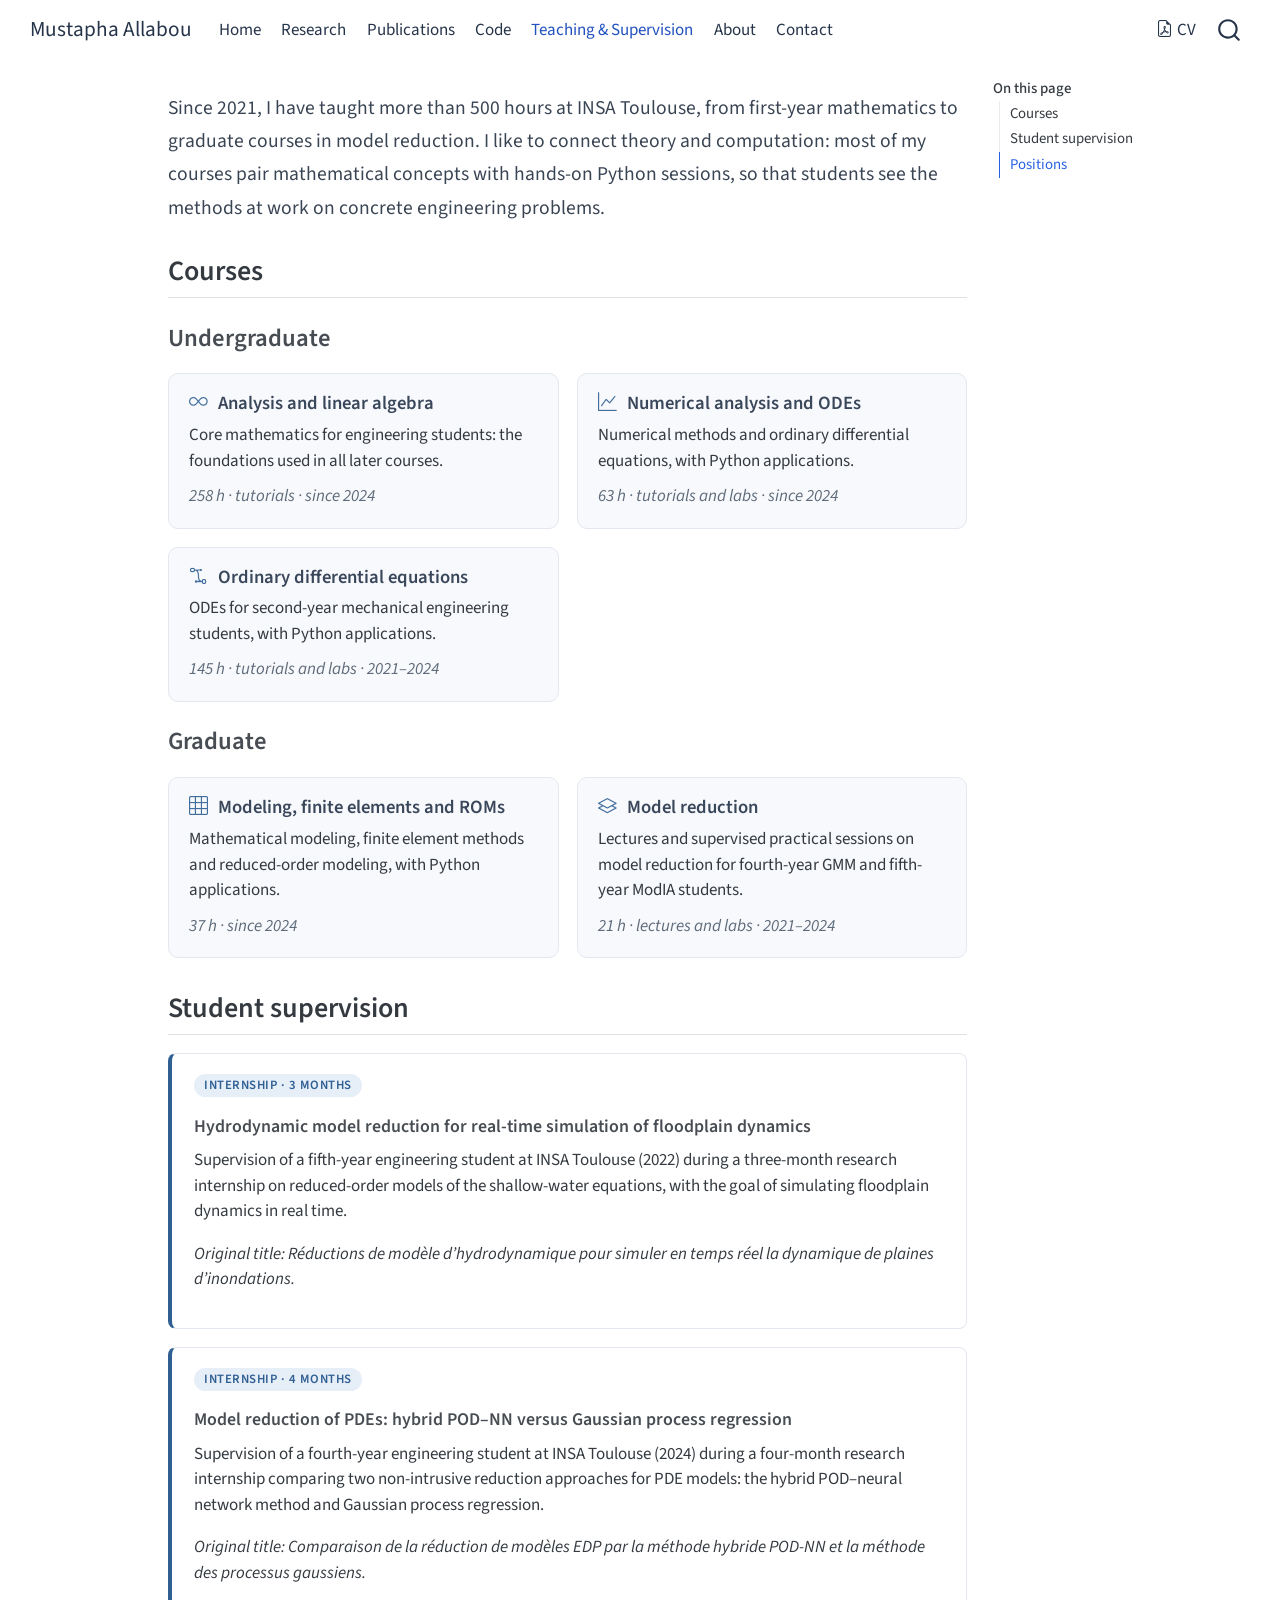
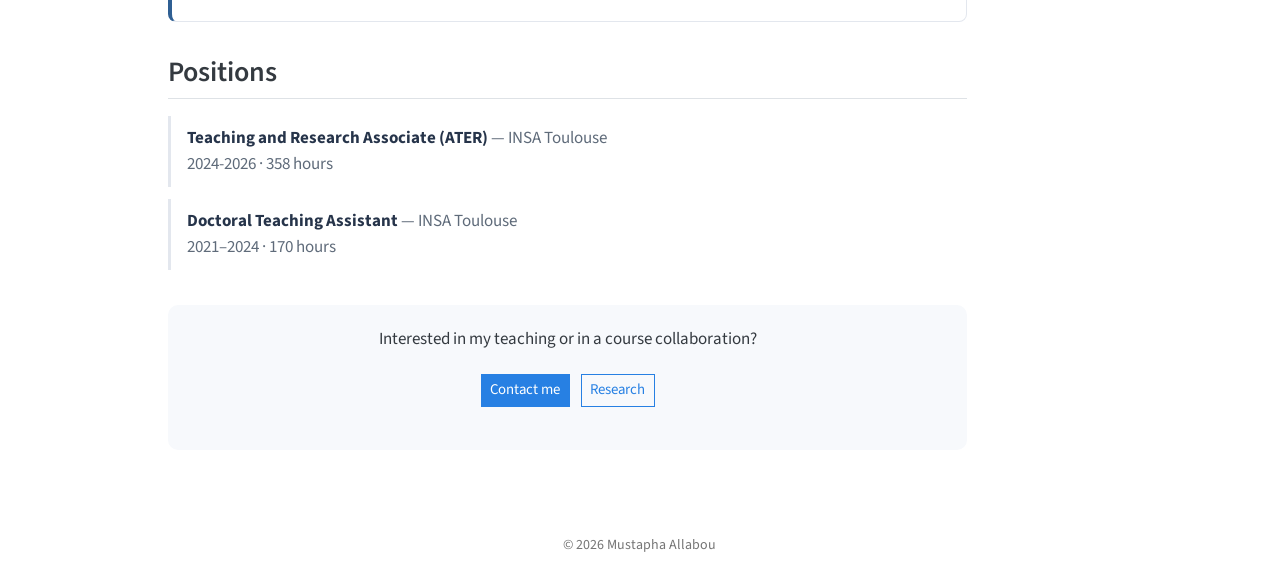
<file: teaching.html>
<!DOCTYPE html>
<html xmlns="http://www.w3.org/1999/xhtml" lang="en" xml:lang="en"><head>

<meta charset="utf-8">
<meta name="generator" content="quarto-1.11.9">

<meta name="viewport" content="width=device-width, initial-scale=1.0, user-scalable=yes">


<title>Teaching &amp; Supervision – Mustapha Allabou</title>
<style>
/* Default styles provided by pandoc.
** See https://pandoc.org/MANUAL.html#variables-for-html for config info.
*/
span.smallcaps{font-variant: small-caps;}
div.columns{display: flex; gap: 1.5em;}
div.column{flex: auto;}
@media screen {
div.columns{gap: min(4vw, 1.5em);}
div.column{overflow-x: auto;}
}
div.hanging-indent{margin-left: 1.5em; text-indent: -1.5em;}
ul.task-list{list-style: none;}
ul.task-list li input[type="checkbox"] {
  width: 0.8em;
  margin: 0 0.8em 0.2em -1em; /* quarto-specific, see https://github.com/quarto-dev/quarto-cli/issues/4556 */ 
  vertical-align: middle;
}
</style>


<script src="site_libs/quarto-nav/quarto-nav.js"></script>
<script src="site_libs/quarto-nav/headroom.min.js"></script>
<script src="site_libs/clipboard/clipboard.min.js"></script>
<script src="site_libs/quarto-search/autocomplete.umd.js"></script>
<script src="site_libs/quarto-search/fuse.min.js"></script>
<script src="site_libs/quarto-search/quarto-search.js"></script>
<meta name="quarto:offset" content="./">
<script src="site_libs/quarto-html/quarto.js" type="module"></script>
<script src="site_libs/quarto-html/tabsets/tabsets.js" type="module"></script>
<script src="site_libs/quarto-html/scrollable-regions/scrollable-regions.js" type="module"></script>
<script src="site_libs/quarto-html/popper.min.js"></script>
<script src="site_libs/quarto-html/tippy.umd.min.js"></script>
<link href="site_libs/quarto-html/tippy.css" rel="stylesheet">
<link href="site_libs/quarto-html/quarto-syntax-highlighting-63b5708e65d6cd79cd7618c58d0c21e7.css" rel="stylesheet" id="quarto-text-highlighting-styles">
<script src="site_libs/bootstrap/bootstrap.min.js"></script>
<link href="site_libs/bootstrap/bootstrap-icons.css" rel="stylesheet">
<link href="site_libs/bootstrap/bootstrap-59ae653e7373268804e66a6ae1a1ca98.min.css" rel="stylesheet" append-hash="true" id="quarto-bootstrap" data-mode="light">
<script id="quarto-search-options" type="application/json">{
  "location": "navbar",
  "copy-button": false,
  "collapse-after": 3,
  "panel-placement": "end",
  "type": "overlay",
  "limit": 50,
  "keyboard-shortcut": [
    "f",
    "/",
    "s"
  ],
  "show-item-context": false,
  "language": {
    "search-no-results-text": "No results",
    "search-matching-documents-text": "matching documents",
    "search-copy-link-title": "Copy link to search",
    "search-hide-matches-text": "Hide additional matches",
    "search-more-match-text": "more match in this document",
    "search-more-matches-text": "more matches in this document",
    "search-clear-button-title": "Clear",
    "search-text-placeholder": "",
    "search-detached-cancel-button-title": "Cancel",
    "search-submit-button-title": "Submit",
    "search-label": "Search"
  }
}</script>


<link rel="stylesheet" href="styles.css">
</head>

<body class="nav-fixed quarto-light"><a id="quarto-skip-link" class="visually-hidden-focusable" href="#quarto-document-content">Skip to main content</a>

<div id="quarto-search-results"></div>
  <header id="quarto-header" class="headroom fixed-top">
    <nav class="navbar navbar-expand-lg " data-bs-theme="dark" aria-label="Site">
      <div class="navbar-container container-fluid">
      <div class="navbar-brand-container mx-auto">
    <a class="navbar-brand" href="./index.html">
    <span class="navbar-title">Mustapha Allabou</span>
    </a>
  </div>
          <button class="navbar-toggler" type="button" data-bs-toggle="collapse" data-bs-target="#navbarCollapse" aria-controls="navbarCollapse" aria-expanded="false" aria-label="Toggle navigation" onclick="if (window.quartoToggleHeadroom) { window.quartoToggleHeadroom(); }">
  <span class="navbar-toggler-icon"></span>
</button>
          <div class="collapse navbar-collapse" id="navbarCollapse">
            <ul class="navbar-nav navbar-nav-scroll me-auto">
  <li class="nav-item">
    <a class="nav-link" href="./index.html"> 
<span class="menu-text">Home</span></a>
  </li>  
  <li class="nav-item">
    <a class="nav-link" href="./research.html"> 
<span class="menu-text">Research</span></a>
  </li>  
  <li class="nav-item">
    <a class="nav-link" href="./publications.html"> 
<span class="menu-text">Publications</span></a>
  </li>  
  <li class="nav-item">
    <a class="nav-link" href="./code.html"> 
<span class="menu-text">Code</span></a>
  </li>  
  <li class="nav-item">
    <a class="nav-link active" href="./teaching.html" aria-current="page"> 
<span class="menu-text">Teaching &amp; Supervision</span></a>
  </li>  
  <li class="nav-item">
    <a class="nav-link" href="./about.html"> 
<span class="menu-text">About</span></a>
  </li>  
  <li class="nav-item">
    <a class="nav-link" href="./contact.html"> 
<span class="menu-text">Contact</span></a>
  </li>  
</ul>
            <ul class="navbar-nav navbar-nav-scroll ms-auto">
  <li class="nav-item">
    <a class="nav-link" href="./files/CV_Mustapha_Allabou.pdf"> <i class="bi bi-file-earmark-pdf" role="img">
</i> 
<span class="menu-text">CV</span></a>
  </li>  
</ul>
          </div> <!-- /navcollapse -->
            <div class="quarto-navbar-tools">
</div>
            <div id="quarto-search" class="" title="Search"></div>
      </div> <!-- /container-fluid -->
    </nav>
</header>
<!-- content -->
<div id="quarto-content" class="quarto-container page-columns page-rows-contents page-layout-article page-navbar">
<!-- sidebar -->
<!-- margin-sidebar -->
    <div id="quarto-margin-sidebar" class="sidebar margin-sidebar">
        <nav id="TOC" role="doc-toc" aria-labelledby="toc-title" class="toc-active">
    <h2 id="toc-title">On this page</h2>
   
  <ul>
  <li><a href="#courses" id="toc-courses" class="nav-link active" data-scroll-target="#courses">Courses</a>
  <ul class="collapse">
  <li><a href="#undergraduate" id="toc-undergraduate" class="nav-link" data-scroll-target="#undergraduate">Undergraduate</a></li>
  <li><a href="#graduate" id="toc-graduate" class="nav-link" data-scroll-target="#graduate">Graduate</a></li>
  </ul></li>
  <li><a href="#student-supervision" id="toc-student-supervision" class="nav-link" data-scroll-target="#student-supervision">Student supervision</a></li>
  <li><a href="#positions" id="toc-positions" class="nav-link" data-scroll-target="#positions">Positions</a></li>
  </ul>
</nav>
    </div>
<!-- main -->
<main class="content" id="quarto-document-content" tabindex="-1">

<header id="title-block-header" class="quarto-title-block default">
<div class="quarto-title">
<h1 class="title">Teaching &amp; Supervision</h1>
<p class="subtitle lead">Mathematics and numerical methods for engineering students at INSA Toulouse</p>
</div>



<div class="quarto-title-meta">

    
  
    
  </div>
  


</header>


<div class="lead-text">
<p>Since 2021, I have taught more than 500 hours at INSA Toulouse, from first-year mathematics to graduate courses in model reduction. I like to connect theory and computation: most of my courses pair mathematical concepts with hands-on Python sessions, so that students see the methods at work on concrete engineering problems.</p>
</div>
<section id="courses" class="level2">
<h2 data-anchor-id="courses">Courses</h2>
<section id="undergraduate" class="level3">
<h3 data-anchor-id="undergraduate">Undergraduate</h3>
</section>
<div class="research-grid">
<section id="analysis-and-linear-algebra" class="level3 research-card">
<h3 data-anchor-id="analysis-and-linear-algebra"><i class="bi bi-infinity"></i> Analysis and linear algebra</h3>
<p>Core mathematics for engineering students: the foundations used in all later courses.</p>
<p>258 h · tutorials · since 2024</p>
</section>
<section id="numerical-analysis-and-odes" class="level3 research-card">
<h3 data-anchor-id="numerical-analysis-and-odes"><i class="bi bi-graph-up"></i> Numerical analysis and ODEs</h3>
<p>Numerical methods and ordinary differential equations, with Python applications.</p>
<p>63 h · tutorials and labs · since 2024</p>
</section>
<section id="ordinary-differential-equations" class="level3 research-card">
<h3 data-anchor-id="ordinary-differential-equations"><i class="bi bi-bezier2"></i> Ordinary differential equations</h3>
<p>ODEs for second-year mechanical engineering students, with Python applications.</p>
<p>145 h · tutorials and labs · 2021–2024</p>
</section>
</div>
<section id="graduate" class="level3">
<h3 data-anchor-id="graduate">Graduate</h3>
</section>
<div class="research-grid">
<section id="modeling-finite-elements-and-roms" class="level3 research-card">
<h3 data-anchor-id="modeling-finite-elements-and-roms"><i class="bi bi-grid-3x3"></i> Modeling, finite elements and ROMs</h3>
<p>Mathematical modeling, finite element methods and reduced-order modeling, with Python applications.</p>
<p>37 h · since 2024</p>
</section>
<section id="model-reduction" class="level3 research-card">
<h3 data-anchor-id="model-reduction"><i class="bi bi-layers"></i> Model reduction</h3>
<p>Lectures and supervised practical sessions on model reduction for fourth-year GMM and fifth-year ModIA students.</p>
<p>21 h · lectures and labs · 2021–2024</p>
</section>
</div>
</section>
<section id="student-supervision" class="level2">
<h2 data-anchor-id="student-supervision">Student supervision</h2>
<div class="project-card">
<p><span class="status status-submitted">Internship · 3 months</span></p>
<section id="hydrodynamic-model-reduction-for-real-time-simulation-of-floodplain-dynamics" class="level3">
<h3 data-anchor-id="hydrodynamic-model-reduction-for-real-time-simulation-of-floodplain-dynamics">Hydrodynamic model reduction for real-time simulation of floodplain dynamics</h3>
<p>Supervision of a fifth-year engineering student at INSA Toulouse (2022) during a three-month research internship on reduced-order models of the shallow-water equations, with the goal of simulating floodplain dynamics in real time.</p>
<p><em>Original title: Réductions de modèle d’hydrodynamique pour simuler en temps réel la dynamique de plaines d’inondations.</em></p>
</section>
</div>
<div class="project-card">
<p><span class="status status-submitted">Internship · 4 months</span></p>
<section id="model-reduction-of-pdes-hybrid-podnn-versus-gaussian-process-regression" class="level3">
<h3 data-anchor-id="model-reduction-of-pdes-hybrid-podnn-versus-gaussian-process-regression">Model reduction of PDEs: hybrid POD–NN versus Gaussian process regression</h3>
<p>Supervision of a fourth-year engineering student at INSA Toulouse (2024) during a four-month research internship comparing two non-intrusive reduction approaches for PDE models: the hybrid POD–neural network method and Gaussian process regression.</p>
<p><em>Original title: Comparaison de la réduction de modèles EDP par la méthode hybride POD-NN et la méthode des processus gaussiens.</em></p>
</section>
</div>
</section>
<section id="positions" class="level2">
<h2 data-anchor-id="positions">Positions</h2>
<div class="pub-item">
<p><strong>Teaching and Research Associate (ATER)</strong> — INSA Toulouse<br>
2024-2026 · 358 hours</p>
</div>
<div class="pub-item">
<p><strong>Doctoral Teaching Assistant</strong> — INSA Toulouse<br>
2021–2024 · 170 hours</p>
</div>
<!-- Teaching materials: uncomment when you publish notebooks or exercises.

## Teaching materials

::: {.project-card}
### Python notebooks for numerical analysis
Short description.

[Open on GitHub](https://github.com/MustaphaAllabou/...){.btn .btn-outline-primary .btn-sm}
:::
-->
<div class="cta-box">
<p>Interested in my teaching or in a course collaboration?</p>
<p><a href="./contact.html" class="btn btn-primary btn-sm">Contact me</a> <a href="./research.html" class="btn btn-outline-primary btn-sm">Research</a></p>
</div>


</section>

</main> <!-- /main -->
<script id="quarto-html-after-body" type="application/javascript">
  window.document.addEventListener("DOMContentLoaded", function (event) {
    const isCodeAnnotation = (el) => {
      for (const clz of el.classList) {
        if (clz.startsWith('code-annotation-')) {                     
          return true;
        }
      }
      return false;
    }
    const onCopySuccess = function(e) {
      // button target
      const button = e.trigger;
      // don't keep focus
      button.blur();
      // flash "checked"
      button.classList.add('code-copy-button-checked');
      var currentTitle = button.getAttribute("title");
      button.setAttribute("title", "Copied!");
      let tooltip;
      if (window.bootstrap) {
        button.setAttribute("data-bs-toggle", "tooltip");
        button.setAttribute("data-bs-placement", "left");
        button.setAttribute("data-bs-title", "Copied!");
        tooltip = new bootstrap.Tooltip(button, 
          { trigger: "manual", 
            customClass: "code-copy-button-tooltip",
            offset: [0, -8]});
        tooltip.show();    
      }
      setTimeout(function() {
        if (tooltip) {
          tooltip.hide();
          button.removeAttribute("data-bs-title");
          button.removeAttribute("data-bs-toggle");
          button.removeAttribute("data-bs-placement");
        }
        button.setAttribute("title", currentTitle);
        button.classList.remove('code-copy-button-checked');
      }, 1000);
      // clear code selection
      e.clearSelection();
    }
    const getTextToCopy = function(trigger) {
      const outerScaffold = trigger.parentElement.cloneNode(true);
      const codeEl = outerScaffold.querySelector('code');
      for (const childEl of codeEl.children) {
        if (isCodeAnnotation(childEl)) {
          childEl.remove();
        }
      }
      return codeEl.innerText;
    }
    const clipboard = new window.ClipboardJS('.code-copy-button:not([data-in-quarto-modal])', {
      text: getTextToCopy
    });
    clipboard.on('success', onCopySuccess);
    if (window.document.getElementById('quarto-embedded-source-code-modal')) {
      const clipboardModal = new window.ClipboardJS('.code-copy-button[data-in-quarto-modal]', {
        text: getTextToCopy,
        container: window.document.getElementById('quarto-embedded-source-code-modal')
      });
      clipboardModal.on('success', onCopySuccess);
    }
      var localhostRegex = new RegExp(/^(?:http|https):\/\/localhost\:?[0-9]*\//);
      var mailtoRegex = new RegExp(/^mailto:/);
        var filterRegex = new RegExp("https:\/\/MustaphaAllabou\.github\.io\/");
      var isInternal = (href) => {
          return filterRegex.test(href) || localhostRegex.test(href) || mailtoRegex.test(href);
      }
      // Inspect non-navigation links and adorn them if external
      window.quartoDecorateExternalLinks = function (root) {
     var links = (root || window.document).querySelectorAll('a[href]:not(.nav-link):not(.navbar-brand):not(.toc-action):not(.sidebar-link):not(.sidebar-item-toggle):not(.pagination-link):not(.no-external):not([aria-hidden]):not(.dropdown-item):not(.quarto-navigation-tool):not(.about-link)');
      for (var i=0; i<links.length; i++) {
        const link = links[i];
        if (!isInternal(link.href)) {
          // undo the damage that might have been done by quarto-nav.js in the case of
          // links that we want to consider external
          if (link.dataset.originalHref !== undefined) {
            link.href = link.dataset.originalHref;
          }
          if (!link.classList.contains('no-external-icon')) {
          }
        }
      }
      };
      window.quartoDecorateExternalLinks(window.document);
    // Esc closes the popup (WCAG 1.4.13) and focus leaving both trigger and
    // popup closes it (WCAG 2.4.11); tippy handles neither for interactive popups.
    const hideOnEscAndFocusOut = {
      name: 'hideOnEscAndFocusOut',
      defaultValue: true,
      fn(instance) {
        const dismiss = () => {
          // A show scheduled by the trigger delay would otherwise reopen it
          instance.clearDelayTimeouts();
          instance.hide();
        };
        const onKeyDown = (event) => {
          if (event.key !== 'Escape') {
            return;
          }
          // Keep Esc from also reaching page handlers (e.g. reveal.js overview),
          // except an open reveal.js slide menu, which Esc should close too.
          // The menu handles keys only when its keyboard option is on.
          const menuHandlesEsc = window.Reveal?.getPlugin?.('menu')?.isOpen() &&
            window.Reveal.getConfig().menu?.keyboard !== false;
          if (!menuHandlesEsc) {
            event.stopPropagation();
          }
          if (instance.popper.contains(window.document.activeElement)) {
            // Disabled while refocusing so the focus trigger does not reopen it
            instance.disable();
            instance.reference.focus();
            instance.enable();
          }
          dismiss();
        };
        const onFocusOut = (event) => {
          const target = event.relatedTarget;
          if (target && !instance.reference.contains(target) &&
              !instance.popper.contains(target)) {
            dismiss();
          }
        };
        // On the trigger too: a click trigger (code-annotations: select) has no
        // blur handling. Attached for the instance's lifetime so leaving the
        // trigger also cancels a show still pending on the trigger delay.
        instance.reference.addEventListener('focusout', onFocusOut);
        return {
          onShow() {
            window.document.addEventListener('keydown', onKeyDown, true);
            instance.popper.addEventListener('focusout', onFocusOut);
          },
          onHide() {
            window.document.removeEventListener('keydown', onKeyDown, true);
            instance.popper.removeEventListener('focusout', onFocusOut);
          },
          onDestroy() {
            instance.reference.removeEventListener('focusout', onFocusOut);
          },
        };
      },
    };
    function tippyHover(el, contentFn, onTriggerFn, onUntriggerFn) {
      const config = {
        allowHTML: true,
        maxWidth: 500,
        delay: 100,
        arrow: false,
        appendTo: function(el) {
            return el.parentElement;
        },
        interactive: true,
        interactiveBorder: 10,
        theme: 'quarto',
        placement: 'bottom-start',
        plugins: [hideOnEscAndFocusOut],
      };
      if (contentFn) {
        config.content = contentFn;
      }
      if (onTriggerFn) {
        config.onTrigger = onTriggerFn;
      }
      if (onUntriggerFn) {
        config.onUntrigger = onUntriggerFn;
      }
      window.tippy(el, config); 
    }
    const noterefs = window.document.querySelectorAll('a[role="doc-noteref"]');
    for (var i=0; i<noterefs.length; i++) {
      const ref = noterefs[i];
      tippyHover(ref, function() {
        // use id or data attribute instead here
        let href = ref.getAttribute('data-footnote-href') || ref.getAttribute('href');
        try { href = new URL(href).hash; } catch {}
        const id = href.replace(/^#\/?/, "");
        const note = window.document.getElementById(id);
        if (note) {
          return note.innerHTML;
        } else {
          return "";
        }
      });
    }
    const xrefs = window.document.querySelectorAll('a.quarto-xref');
    const processXRef = (id, note) => {
      // Strip column container classes
      const stripColumnClz = (el) => {
        el.classList.remove("page-full", "page-columns");
        if (el.children) {
          for (const child of el.children) {
            stripColumnClz(child);
          }
        }
      }
      stripColumnClz(note)
      if (id === null || id.startsWith('sec-')) {
        // Special case sections, only their first couple elements
        const container = document.createElement("div");
        if (note.children && note.children.length > 2) {
          container.appendChild(note.children[0].cloneNode(true));
          for (let i = 1; i < note.children.length; i++) {
            const child = note.children[i];
            if (child.tagName === "P" && child.innerText === "") {
              continue;
            } else {
              container.appendChild(child.cloneNode(true));
              break;
            }
          }
          if (window.Quarto?.typesetMath) {
            window.Quarto.typesetMath(container);
          }
          return container.innerHTML
        } else {
          if (window.Quarto?.typesetMath) {
            window.Quarto.typesetMath(note);
          }
          return note.innerHTML;
        }
      } else {
        // Remove any anchor links if they are present
        const anchorLink = note.querySelector('a.anchorjs-link');
        if (anchorLink) {
          anchorLink.remove();
        }
        if (window.Quarto?.typesetMath) {
          window.Quarto.typesetMath(note);
        }
        if (note.classList.contains("callout")) {
          return note.outerHTML;
        } else {
          return note.innerHTML;
        }
      }
    }
    for (var i=0; i<xrefs.length; i++) {
      const xref = xrefs[i];
      tippyHover(xref, undefined, function(instance) {
        instance.disable();
        let url = xref.getAttribute('href');
        let hash = undefined; 
        if (url.startsWith('#')) {
          hash = url;
        } else {
          try { hash = new URL(url).hash; } catch {}
        }
        if (hash) {
          const id = hash.replace(/^#\/?/, "");
          const note = window.document.getElementById(id);
          if (note !== null) {
            try {
              const html = processXRef(id, note.cloneNode(true));
              instance.setContent(html);
            } finally {
              instance.enable();
              instance.show();
            }
          } else {
            // See if we can fetch this
            fetch(url.split('#')[0])
            .then(res => res.text())
            .then(html => {
              const parser = new DOMParser();
              const htmlDoc = parser.parseFromString(html, "text/html");
              const note = htmlDoc.getElementById(id);
              if (note !== null) {
                const html = processXRef(id, note);
                instance.setContent(html);
              } 
            }).finally(() => {
              instance.enable();
              instance.show();
            });
          }
        } else {
          // See if we can fetch a full url (with no hash to target)
          // This is a special case and we should probably do some content thinning / targeting
          fetch(url)
          .then(res => res.text())
          .then(html => {
            const parser = new DOMParser();
            const htmlDoc = parser.parseFromString(html, "text/html");
            const note = htmlDoc.querySelector('main.content');
            if (note !== null) {
              // This should only happen for chapter cross references
              // (since there is no id in the URL)
              // remove the first header
              if (note.children.length > 0 && note.children[0].tagName === "HEADER") {
                note.children[0].remove();
              }
              const html = processXRef(null, note);
              instance.setContent(html);
            } 
          }).finally(() => {
            instance.enable();
            instance.show();
          });
        }
      }, function(instance) {
      });
    }
        let selectedAnnoteEl;
        const selectorForAnnotation = ( cell, annotation) => {
          let cellAttr = 'data-code-cell="' + cell + '"';
          let lineAttr = 'data-code-annotation="' +  annotation + '"';
          const selector = 'span[' + cellAttr + '][' + lineAttr + ']';
          return selector;
        }
        const selectCodeLines = (annoteEl) => {
          const doc = window.document;
          const targetCell = annoteEl.getAttribute("data-target-cell");
          const targetAnnotation = annoteEl.getAttribute("data-target-annotation");
          const annoteSpan = window.document.querySelector(selectorForAnnotation(targetCell, targetAnnotation));
          const lines = annoteSpan.getAttribute("data-code-lines").split(",");
          const lineIds = lines.map((line) => {
            return targetCell + "-" + line;
          })
          // Each band is positioned against its own containing block, which is
          // not the offsetParent of the lines, so place it from client rects.
          const placeBand = (band, firstEl, lastEl, codeBlock) => {
            const container = band.offsetParent;
            if (container === null) {
              return;
            }
            const containerRect = container.getBoundingClientRect();
            // Reveal.js scales slides with a transform, so convert client
            // pixels back to the CSS pixels of the container.
            const scale = containerRect.height / container.offsetHeight || 1;
            const firstRect = firstEl.getBoundingClientRect();
            const lastRect = lastEl.getBoundingClientRect();
            const top = (firstRect.top - containerRect.top) / scale - container.clientTop + container.scrollTop;
            const height = (lastRect.bottom - firstRect.top) / scale;
            band.style.top = top - 2 + "px";
            band.style.height = height + 4 + "px";
            if (codeBlock) {
              // Without the copy button wrapper, the containing block is wider
              // than the code block, so span the code block explicitly.
              const blockRect = codeBlock.getBoundingClientRect();
              band.style.left = (blockRect.left - containerRect.left) / scale - container.clientLeft + container.scrollLeft + "px";
              band.style.width = blockRect.width / scale + "px";
            }
          };
          if (lineIds.length > 0) {
            const el = window.document.getElementById(lineIds[0]);
            const lastEl = window.document.getElementById(lineIds[lineIds.length - 1]);
            const parent = el.parentElement.parentElement;
            // cook up a div (if necessary) and position it
            let div = window.document.getElementById("code-annotation-line-highlight");
            if (div === null) {
              div = window.document.createElement("div");
              div.setAttribute("id", "code-annotation-line-highlight");
              div.style.position = 'absolute';
              parent.appendChild(div);
            }
            placeBand(div, el, lastEl, parent.closest("div.sourceCode") || parent);
            let gutterDiv = window.document.getElementById("code-annotation-line-highlight-gutter");
            if (gutterDiv === null) {
              gutterDiv = window.document.createElement("div");
              gutterDiv.setAttribute("id", "code-annotation-line-highlight-gutter");
              gutterDiv.style.position = 'absolute';
              const codeCell = window.document.getElementById(targetCell);
              const gutter = codeCell.querySelector('.code-annotation-gutter');
              gutter.appendChild(gutterDiv);
            }
            placeBand(gutterDiv, el, lastEl);
            selectedAnnoteEl = annoteEl;
          }
        };
        const unselectCodeLines = () => {
          const elementsIds = ["code-annotation-line-highlight", "code-annotation-line-highlight-gutter"];
          elementsIds.forEach((elId) => {
            const div = window.document.getElementById(elId);
            if (div) {
              div.remove();
            }
          });
          selectedAnnoteEl = undefined;
        };
          // Handle positioning of the toggle
      window.addEventListener(
        "resize",
        throttle(() => {
          elRect = undefined;
          if (selectedAnnoteEl) {
            selectCodeLines(selectedAnnoteEl);
          }
        }, 10)
      );
      function throttle(fn, ms) {
      let throttle = false;
      let timer;
        return (...args) => {
          if(!throttle) { // first call gets through
              fn.apply(this, args);
              throttle = true;
          } else { // all the others get throttled
              if(timer) clearTimeout(timer); // cancel #2
              timer = setTimeout(() => {
                fn.apply(this, args);
                timer = throttle = false;
              }, ms);
          }
        };
      }
        // Attach click handler to the DT
        const annoteDls = window.document.querySelectorAll('dt[data-target-cell]');
        for (const annoteDlNode of annoteDls) {
          annoteDlNode.addEventListener('click', (event) => {
            const clickedEl = event.target;
            if (clickedEl !== selectedAnnoteEl) {
              unselectCodeLines();
              const activeEl = window.document.querySelector('dt[data-target-cell].code-annotation-active');
              if (activeEl) {
                activeEl.classList.remove('code-annotation-active');
              }
              selectCodeLines(clickedEl);
              clickedEl.classList.add('code-annotation-active');
            } else {
              // Unselect the line
              unselectCodeLines();
              clickedEl.classList.remove('code-annotation-active');
            }
          });
        }
    const findCites = (el) => {
      const parentEl = el.parentElement;
      if (parentEl) {
        const cites = parentEl.dataset.cites;
        if (cites) {
          return {
            el,
            cites: cites.split(' ')
          };
        } else {
          return findCites(el.parentElement)
        }
      } else {
        return undefined;
      }
    };
    var bibliorefs = window.document.querySelectorAll('a[role="doc-biblioref"]');
    for (var i=0; i<bibliorefs.length; i++) {
      const ref = bibliorefs[i];
      const citeInfo = findCites(ref);
      if (citeInfo) {
        tippyHover(citeInfo.el, function() {
          var popup = window.document.createElement('div');
          citeInfo.cites.forEach(function(cite) {
            var citeDiv = window.document.createElement('div');
            citeDiv.classList.add('hanging-indent');
            citeDiv.classList.add('csl-entry');
            var biblioDiv = window.document.getElementById('ref-' + cite);
            if (biblioDiv) {
              citeDiv.innerHTML = biblioDiv.innerHTML;
            }
            popup.appendChild(citeDiv);
          });
          return popup.innerHTML;
        });
      }
    }
  });
  </script>
  <script type="application/javascript">
  window.quartoScrollableRegionsLabels = {"code":"Scrollable code","output":"Scrollable output"};
  </script>
</div> <!-- /content -->
<footer class="footer">
  <div class="nav-footer">
    <div class="nav-footer-left">
      &nbsp;
    </div>   
    <div class="nav-footer-center">
<p>© 2026 Mustapha Allabou</p>
</div>
    <div class="nav-footer-right">
      &nbsp;
    </div>
  </div>
</footer>




</body></html>
</file>
<file: site_libs/quarto-html/tippy.css>
.tippy-box[data-animation=fade][data-state=hidden]{opacity:0}[data-tippy-root]{max-width:calc(100vw - 10px)}.tippy-box{position:relative;background-color:#333;color:#fff;border-radius:4px;font-size:14px;line-height:1.4;white-space:normal;outline:0;transition-property:transform,visibility,opacity}.tippy-box[data-placement^=top]>.tippy-arrow{bottom:0}.tippy-box[data-placement^=top]>.tippy-arrow:before{bottom:-7px;left:0;border-width:8px 8px 0;border-top-color:initial;transform-origin:center top}.tippy-box[data-placement^=bottom]>.tippy-arrow{top:0}.tippy-box[data-placement^=bottom]>.tippy-arrow:before{top:-7px;left:0;border-width:0 8px 8px;border-bottom-color:initial;transform-origin:center bottom}.tippy-box[data-placement^=left]>.tippy-arrow{right:0}.tippy-box[data-placement^=left]>.tippy-arrow:before{border-width:8px 0 8px 8px;border-left-color:initial;right:-7px;transform-origin:center left}.tippy-box[data-placement^=right]>.tippy-arrow{left:0}.tippy-box[data-placement^=right]>.tippy-arrow:before{left:-7px;border-width:8px 8px 8px 0;border-right-color:initial;transform-origin:center right}.tippy-box[data-inertia][data-state=visible]{transition-timing-function:cubic-bezier(.54,1.5,.38,1.11)}.tippy-arrow{width:16px;height:16px;color:#333}.tippy-arrow:before{content:"";position:absolute;border-color:transparent;border-style:solid}.tippy-content{position:relative;padding:5px 9px;z-index:1}
</file>
<file: site_libs/quarto-html/quarto-syntax-highlighting-63b5708e65d6cd79cd7618c58d0c21e7.css>
/* quarto syntax highlight colors */
:root {
  --quarto-hl-ot-color: #003B4F;
  --quarto-hl-at-color: #657422;
  --quarto-hl-ss-color: #20794D;
  --quarto-hl-an-color: #5E5E5E;
  --quarto-hl-fu-color: #4758AB;
  --quarto-hl-st-color: #20794D;
  --quarto-hl-cf-color: #003B4F;
  --quarto-hl-op-color: #5E5E5E;
  --quarto-hl-er-color: #AD0000;
  --quarto-hl-bn-color: #AD0000;
  --quarto-hl-al-color: #AD0000;
  --quarto-hl-va-color: #111111;
  --quarto-hl-bu-color: inherit;
  --quarto-hl-ex-color: inherit;
  --quarto-hl-pp-color: #AD0000;
  --quarto-hl-in-color: #5E5E5E;
  --quarto-hl-vs-color: #20794D;
  --quarto-hl-wa-color: #5E5E5E;
  --quarto-hl-do-color: #5E5E5E;
  --quarto-hl-im-color: #00769E;
  --quarto-hl-ch-color: #20794D;
  --quarto-hl-dt-color: #AD0000;
  --quarto-hl-fl-color: #AD0000;
  --quarto-hl-co-color: #5E5E5E;
  --quarto-hl-cv-color: #5E5E5E;
  --quarto-hl-cn-color: #8f5902;
  --quarto-hl-sc-color: #5E5E5E;
  --quarto-hl-dv-color: #AD0000;
  --quarto-hl-kw-color: #003B4F;
}

/* other quarto variables */
:root {
  --quarto-font-monospace: SFMono-Regular, Menlo, Monaco, Consolas, "Liberation Mono", "Courier New", monospace;
}

/* syntax highlight based on Pandoc's rules */
pre > code.sourceCode > span {
  color: #003B4F;
}

code.sourceCode > span {
  color: #003B4F;
}

div.sourceCode,
div.sourceCode pre.sourceCode {
  color: #003B4F;
}

/* Normal */
code span {
  color: #003B4F;
}

/* Alert */
code span.al {
  color: #AD0000;
  font-style: inherit;
}

/* Annotation */
code span.an {
  color: #5E5E5E;
  font-style: inherit;
}

/* Attribute */
code span.at {
  color: #657422;
  font-style: inherit;
}

/* BaseN */
code span.bn {
  color: #AD0000;
  font-style: inherit;
}

/* BuiltIn */
code span.bu {
  font-style: inherit;
}

/* ControlFlow */
code span.cf {
  color: #003B4F;
  font-weight: bold;
  font-style: inherit;
}

/* Char */
code span.ch {
  color: #20794D;
  font-style: inherit;
}

/* Constant */
code span.cn {
  color: #8f5902;
  font-style: inherit;
}

/* Comment */
code span.co {
  color: #5E5E5E;
  font-style: inherit;
}

/* CommentVar */
code span.cv {
  color: #5E5E5E;
  font-style: italic;
}

/* Documentation */
code span.do {
  color: #5E5E5E;
  font-style: italic;
}

/* DataType */
code span.dt {
  color: #AD0000;
  font-style: inherit;
}

/* DecVal */
code span.dv {
  color: #AD0000;
  font-style: inherit;
}

/* Error */
code span.er {
  color: #AD0000;
  font-style: inherit;
}

/* Extension */
code span.ex {
  font-style: inherit;
}

/* Float */
code span.fl {
  color: #AD0000;
  font-style: inherit;
}

/* Function */
code span.fu {
  color: #4758AB;
  font-style: inherit;
}

/* Import */
code span.im {
  color: #00769E;
  font-style: inherit;
}

/* Information */
code span.in {
  color: #5E5E5E;
  font-style: inherit;
}

/* Keyword */
code span.kw {
  color: #003B4F;
  font-weight: bold;
  font-style: inherit;
}

/* Operator */
code span.op {
  color: #5E5E5E;
  font-style: inherit;
}

/* Other */
code span.ot {
  color: #003B4F;
  font-style: inherit;
}

/* Preprocessor */
code span.pp {
  color: #AD0000;
  font-style: inherit;
}

/* SpecialChar */
code span.sc {
  color: #5E5E5E;
  font-style: inherit;
}

/* SpecialString */
code span.ss {
  color: #20794D;
  font-style: inherit;
}

/* String */
code span.st {
  color: #20794D;
  font-style: inherit;
}

/* Variable */
code span.va {
  color: #111111;
  font-style: inherit;
}

/* VerbatimString */
code span.vs {
  color: #20794D;
  font-style: inherit;
}

/* Warning */
code span.wa {
  color: #5E5E5E;
  font-style: italic;
}

.prevent-inlining {
  content: "</";
}

/*# sourceMappingURL=054cc16b9e9817627be6994582d2ffb5.css.map */
</file>
<file: styles.css>
/* ===================================================== */
/* ===== General                                    ===== */
/* ===================================================== */

/* Hide the automatic "Home" title */
#title-block-header {
  display: none;
}

/* ===================================================== */
/* ===== Home page                                  ===== */
/* ===================================================== */

.academic-home {
  display: grid;
  grid-template-columns: 280px 1fr;
  gap: 50px;
  max-width: 1100px;
  margin: 40px auto 0 auto;
  align-items: start;
}

.profile-panel {
  text-align: center;
}

/* Photo: round, 180 px, whatever the original image size */
.profile-panel img.profile-photo,
img.profile-photo {
  width: 180px !important;
  height: 180px !important;
  max-width: 180px;
  object-fit: cover;
  object-position: center 25%;
  border-radius: 50%;
  border: 4px solid white;
  box-shadow: 0 2px 10px rgba(0, 0, 0, 0.12);
  display: block;
  margin: 0 auto 10px auto;
}

.profile-panel .profile-name {
  border-bottom: none;
  padding-bottom: 0;
  margin: 14px 0 4px 0;
  font-size: 1.5rem;
}

.profile-panel .profile-role {
  display: block;
  font-size: 1rem;
  font-weight: 600;
  color: #2f5f93;
  margin-bottom: 10px;
}

.profile-panel .profile-affiliation {
  display: block;
  color: #5f6b7a;
  font-size: 0.95rem;
  line-height: 1.5;
}

/* Keywords as pills */
.profile-panel .tag {
  display: inline-block;
  background: #eef3f9;
  border: 1px solid #d8e2ee;
  border-radius: 999px;
  padding: 2px 10px;
  margin: 3px 2px;
  font-size: 0.8rem;
  color: #26344a;
  white-space: nowrap;
}

/* Social icons */
.profile-social {
  display: flex;
  justify-content: center;
  gap: 16px;
  margin: 14px 0 12px 0;
  font-size: 1.3rem;
}

.profile-social a {
  color: #26344a;
  text-decoration: none;
  transition: color 0.2s ease, transform 0.2s ease;
}

.profile-social a:hover {
  color: #2f5f93;
  transform: translateY(-2px);
}

.orcid-symbol {
  display: inline-flex;
  align-items: center;
  justify-content: center;
  width: 1.25rem;
  height: 1.25rem;
  border-radius: 50%;
  background: #a6ce39;   /* official ORCID green */
  color: white;
  font-size: 0.7rem;
  font-weight: 700;
  vertical-align: middle;
}

/* Two columns: research interests / education */
.home-columns {
  display: grid;
  grid-template-columns: 1fr 1fr;
  gap: 30px;
  margin-top: 30px;
}

.home-columns h2 {
  border-bottom: 2px solid #e3e7ee;
  padding-bottom: 6px;
}

/* News */
.home-news {
  max-width: 1100px;
  margin: 40px auto;
}

.home-news ul {
  list-style: none;
  padding-left: 0;
}

.home-news li {
  padding: 8px 0;
  border-bottom: 1px dashed #e3e7ee;
}

.news-date {
  display: inline-block;
  min-width: 80px;
  font-weight: 600;
  color: #2f5f93;
}

/* Selected publication box */
.home-publication {
  max-width: 1100px;
  margin: 40px auto;
  padding: 25px 30px;
  background: #f7f9fc;
  border-left: 4px solid #2f5f93;
  border-radius: 8px;
}

.home-publication h2 {
  margin-top: 0;
  border-bottom: none;
}

/* ===================================================== */
/* ===== Research page                              ===== */
/* ===================================================== */

.lead-text {
  font-size: 1.15rem;
  line-height: 1.7;
  color: #3a4554;
  margin-bottom: 30px;
}

.diagram-caption {
  text-align: center;
  color: #5f6b7a;
  font-size: 0.9rem;
  margin-bottom: 25px;
}

/* Theme cards */
.research-grid {
  display: grid;
  grid-template-columns: repeat(2, 1fr);
  gap: 18px;
  margin: 20px 0 10px 0;
}

.research-card {
  background: #f7f9fc;
  border: 1px solid #e3e7ee;
  border-radius: 10px;
  padding: 18px 20px;
  transition: box-shadow 0.2s ease, transform 0.2s ease;
}

.research-card:hover {
  box-shadow: 0 4px 14px rgba(0, 0, 0, 0.08);
  transform: translateY(-2px);
}

.research-card h3 {
  font-size: 1.1rem;
  margin-top: 0;
  color: #26344a;
}

.research-card h3 .bi {
  color: #2f5f93;
  margin-right: 6px;
}

.research-card p {
  margin-bottom: 0;
}

.research-card p + p {
  margin-top: 10px;
  font-style: italic;
  color: #5f6b7a;
}

/* Project / publication cards */
.project-card {
  border: 1px solid #e3e7ee;
  border-left: 4px solid #2f5f93;
  border-radius: 8px;
  padding: 18px 22px;
  margin: 18px 0;
}

.project-card h3 {
  margin-top: 6px;
  font-size: 1.05rem;
  line-height: 1.4;
}

.project-card .btn {
  margin-right: 6px;
}

/* Status badges */
.status {
  display: inline-block;
  font-size: 0.75rem;
  font-weight: 600;
  text-transform: uppercase;
  letter-spacing: 0.04em;
  padding: 2px 10px;
  border-radius: 999px;
}

.status-published { background: #e3f1e6; color: #24683a; }
.status-submitted { background: #e6eef8; color: #2f5f93; }
.status-progress  { background: #fdf1dc; color: #8a5a00; }

/* Call to action (end of pages) */
.cta-box {
  text-align: center;
  background: #f7f9fc;
  border-radius: 10px;
  padding: 22px;
  margin-top: 35px;
}

.cta-box .btn {
  margin: 4px;
}

/* ===================================================== */
/* ===== Publications page                          ===== */
/* ===================================================== */

/* Short plain-language summary under each publication */
.pub-summary {
  color: #5f6b7a;
  margin: 8px 0 12px 0;
}

/* Collapsible BibTeX */
.project-card details {
  margin-top: 10px;
  font-size: 0.9rem;
}

.project-card details summary {
  cursor: pointer;
  color: #2f5f93;
}

/* Talks and posters: light list with a left line */
.pub-item {
  padding: 10px 0 10px 16px;
  border-left: 3px solid #e3e7ee;
  margin-bottom: 12px;
  transition: border-color 0.2s ease;
}

.pub-item:hover {
  border-left-color: #2f5f93;
}

.pub-item p {
  margin-bottom: 0;
  color: #5f6b7a;
}

.pub-item strong {
  color: #26344a;
}

/* ===================================================== */
/* ===== Code page                                  ===== */
/* ===================================================== */

/* GitHub banner */
.github-card {
  display: flex;
  align-items: center;
  gap: 18px;
  background: #f7f9fc;
  border: 1px solid #e3e7ee;
  border-radius: 10px;
  padding: 18px 22px;
  margin: 10px 0 30px 0;
}

.github-card > p:first-child,
.github-card > p:last-child {
  margin: 0;
}

.github-card .bi-github {
  font-size: 2.4rem;
  color: #26344a;
}

.github-text {
  flex: 1;
}

.github-text p {
  margin: 0;
  color: #5f6b7a;
}

.github-text strong {
  color: #26344a;
}

/* Tags inside project cards */
.project-card .tag {
  display: inline-block;
  background: #eef3f9;
  border: 1px solid #d8e2ee;
  border-radius: 999px;
  padding: 1px 9px;
  margin: 2px 2px 8px 0;
  font-size: 0.78rem;
  color: #26344a;
}

/* Tools grid */
.tools-grid {
  display: grid;
  grid-template-columns: repeat(auto-fit, minmax(190px, 1fr));
  gap: 14px;
  margin: 15px 0 10px 0;
}

.tool-card {
  background: #f7f9fc;
  border: 1px solid #e3e7ee;
  border-radius: 10px;
  padding: 16px 18px;
}

.tool-card .bi {
  font-size: 1.5rem;
  color: #2f5f93;
}

.tool-card p {
  margin: 4px 0 0 0;
  color: #5f6b7a;
  font-size: 0.92rem;
}

.tool-card strong {
  color: #26344a;
}

/* ===================================================== */
/* ===== About page                                 ===== */
/* ===================================================== */

/* Vertical timeline */
.timeline {
  position: relative;
  margin: 20px 0 10px 0;
  padding-left: 26px;
  border-left: 2px solid #d8e2ee;
}

.timeline-item {
  position: relative;
  margin-bottom: 22px;
}

/* Dot on the line */
.timeline-item::before {
  content: "";
  position: absolute;
  left: -33px;
  top: 6px;
  width: 12px;
  height: 12px;
  border-radius: 50%;
  background: #2f5f93;
  border: 2px solid white;
  box-shadow: 0 0 0 2px #d8e2ee;
}

.timeline-date {
  display: block;
  font-size: 0.8rem;
  font-weight: 600;
  text-transform: uppercase;
  letter-spacing: 0.04em;
  color: #2f5f93;
  margin-bottom: 2px;
}

.timeline-item p {
  margin-bottom: 0;
  color: #5f6b7a;
}

.timeline-item strong {
  color: #26344a;
}

/* Short bio box (ready to copy) */
.short-bio {
  background: #f7f9fc;
  border: 1px dashed #c9d5e3;
  border-radius: 8px;
  padding: 16px 20px;
  font-style: italic;
  color: #3a4554;
}

.short-bio p {
  margin-bottom: 0;
}

/* ===================================================== */
/* ===== Contact page                               ===== */
/* ===================================================== */

/* Main e-mail banner */
.contact-main {
  display: flex;
  align-items: center;
  gap: 18px;
  background: #f7f9fc;
  border: 1px solid #e3e7ee;
  border-left: 4px solid #2f5f93;
  border-radius: 10px;
  padding: 18px 22px;
  margin: 10px 0 30px 0;
}

.contact-main > p {
  margin: 0;
}

.contact-main .bi-envelope {
  font-size: 2.2rem;
  color: #2f5f93;
}

.contact-main-text {
  flex: 1;
}

.contact-main-text p {
  margin: 0;
  color: #5f6b7a;
}

.contact-main-text strong {
  color: #26344a;
}

/* Profile links as cards */
.contact-grid {
  display: grid;
  grid-template-columns: repeat(auto-fit, minmax(200px, 1fr));
  gap: 14px;
  margin: 15px 0;
}

.contact-grid p {
  margin: 0;
}

.contact-link {
  display: block;
  background: #f7f9fc;
  border: 1px solid #e3e7ee;
  border-radius: 10px;
  padding: 16px 18px;
  color: #5f6b7a !important;
  text-decoration: none !important;
  font-size: 0.9rem;
  transition: box-shadow 0.2s ease, transform 0.2s ease, border-color 0.2s ease;
}

.contact-link:hover {
  border-color: #2f5f93;
  box-shadow: 0 4px 14px rgba(0, 0, 0, 0.08);
  transform: translateY(-2px);
}

.contact-link strong {
  color: #26344a;
  font-size: 1rem;
}

.contact-link .bi,
.contact-link .orcid-symbol {
  margin-right: 6px;
}

.contact-link .bi {
  font-size: 1.2rem;
  color: #2f5f93;
  vertical-align: -2px;
}


/* ===================================================== */
/* ===== Mobile (keep at the very end of the file)  ===== */
/* ===================================================== */

@media (max-width: 780px) {
  .academic-home,
  .home-columns,
  .research-grid {
    grid-template-columns: 1fr;
  }

  .academic-home {
    gap: 20px;
    margin-top: 25px;
  }

  .news-date {
    display: block;
  }

  .home-publication {
    padding: 20px;
  }

  .github-card,
  .contact-main {
    flex-direction: column;
    text-align: center;
  }
}
</file>
<file: site_libs/quarto-diagram/mermaid.css>
.mermaidTooltip {
  position: absolute;
  text-align: center;
  max-width: 200px;
  padding: 2px;
  font-family: "trebuchet ms", verdana, arial;
  font-size: 12px;
  background: #ffffde;
  border: 1px solid #aaaa33;
  border-radius: 2px;
  pointer-events: none;
  z-index: 1000;
}
</file>
